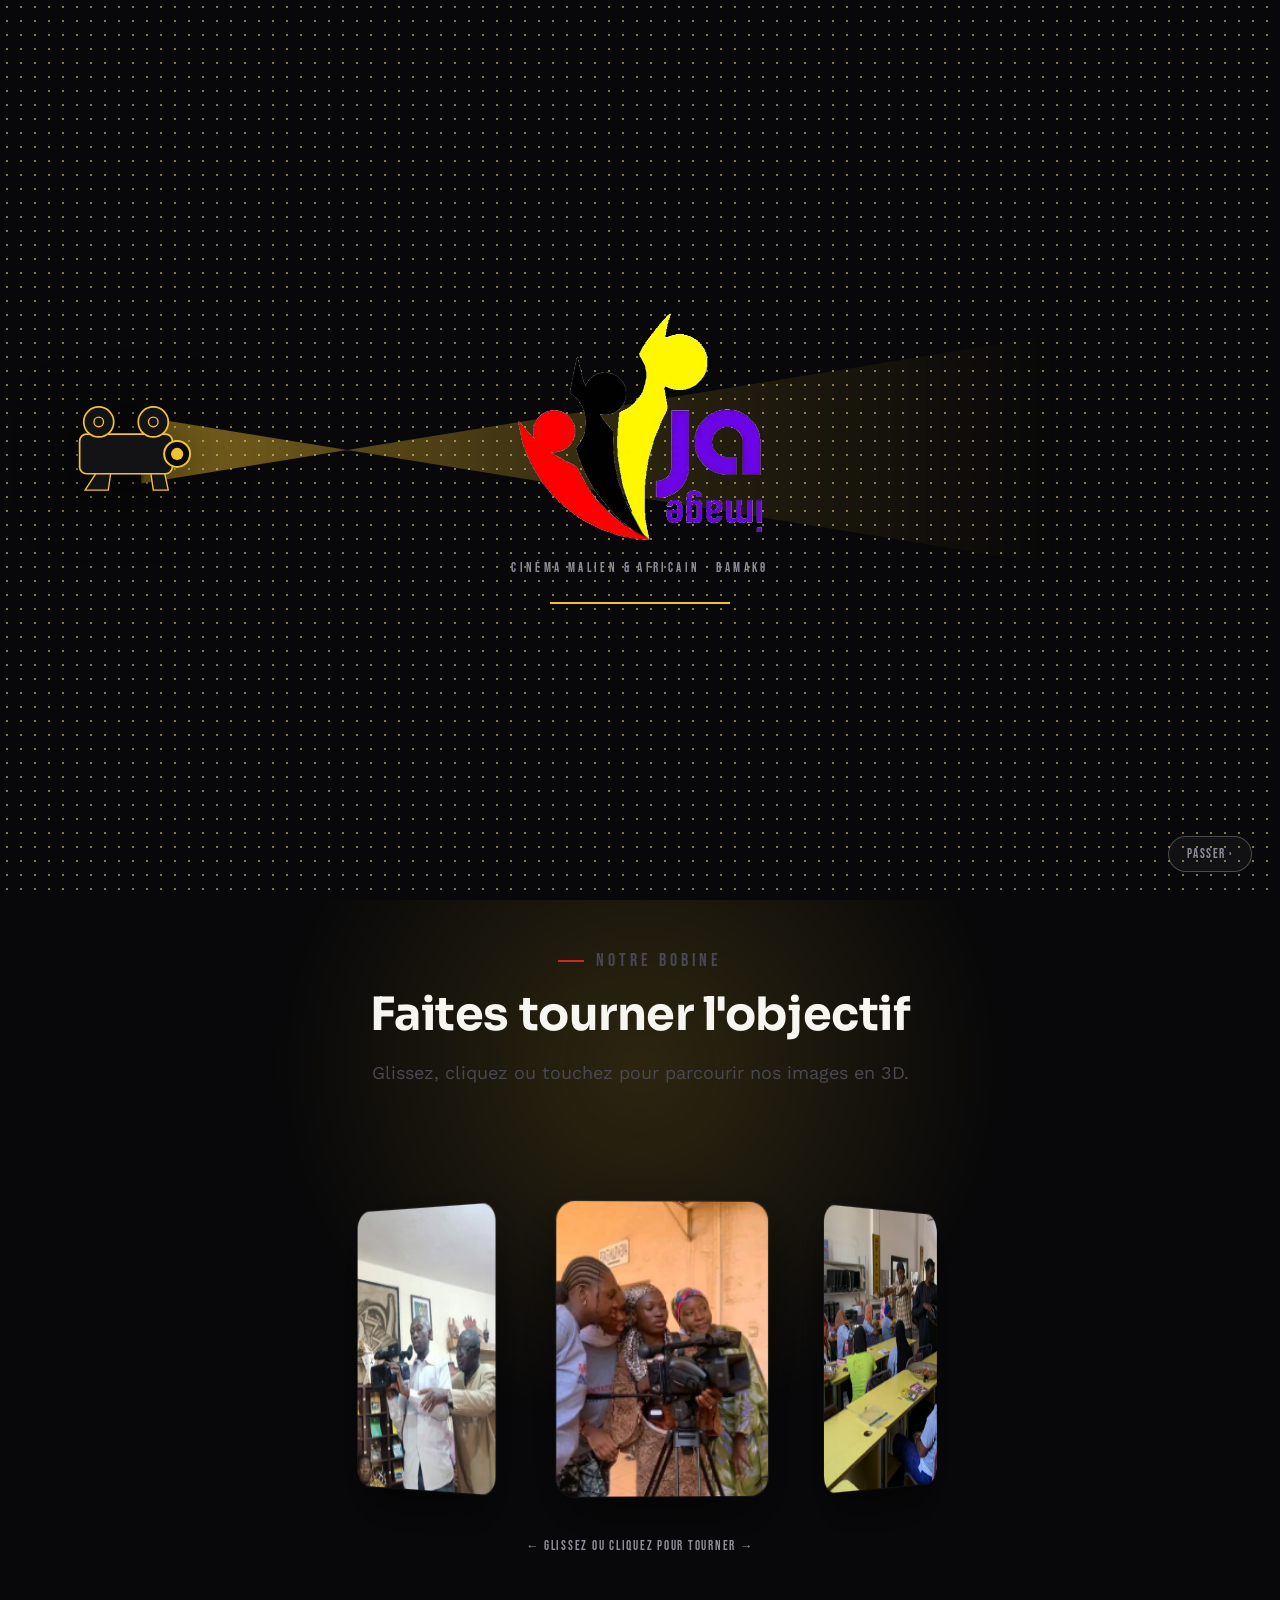
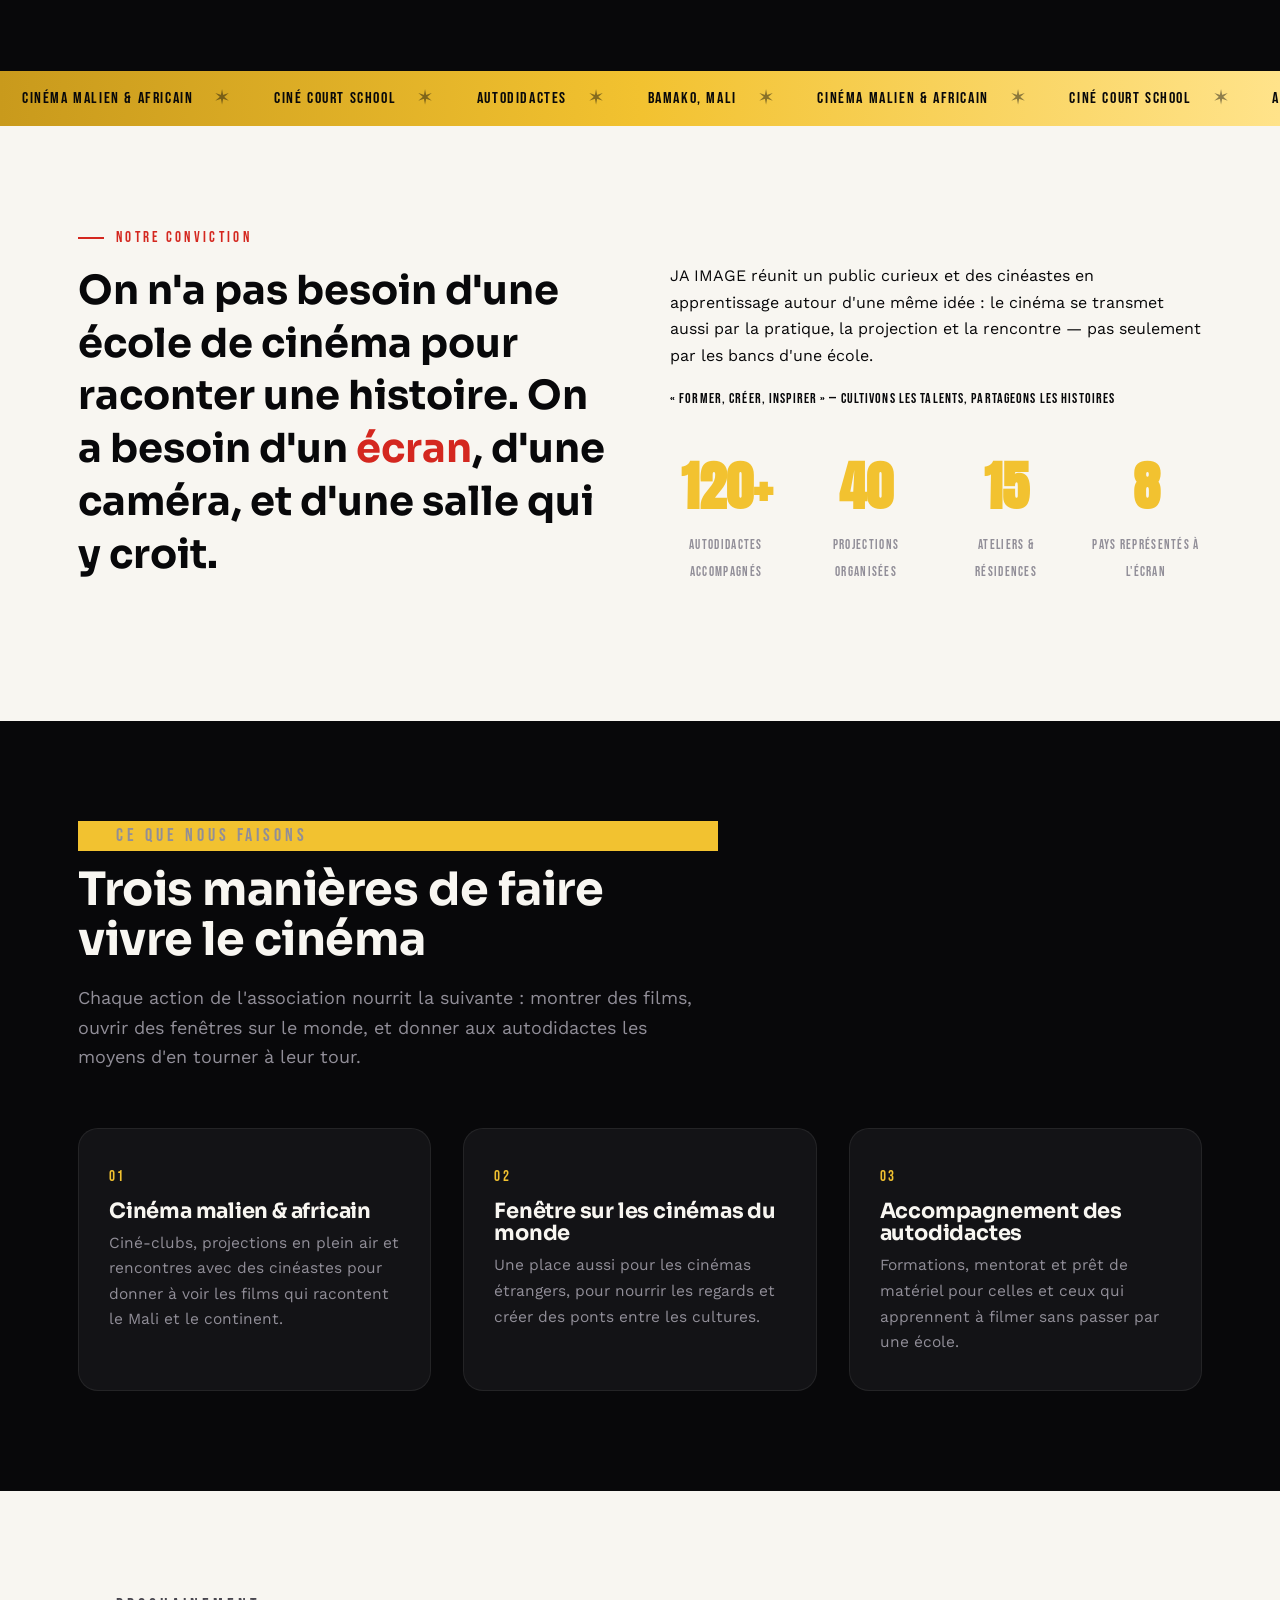
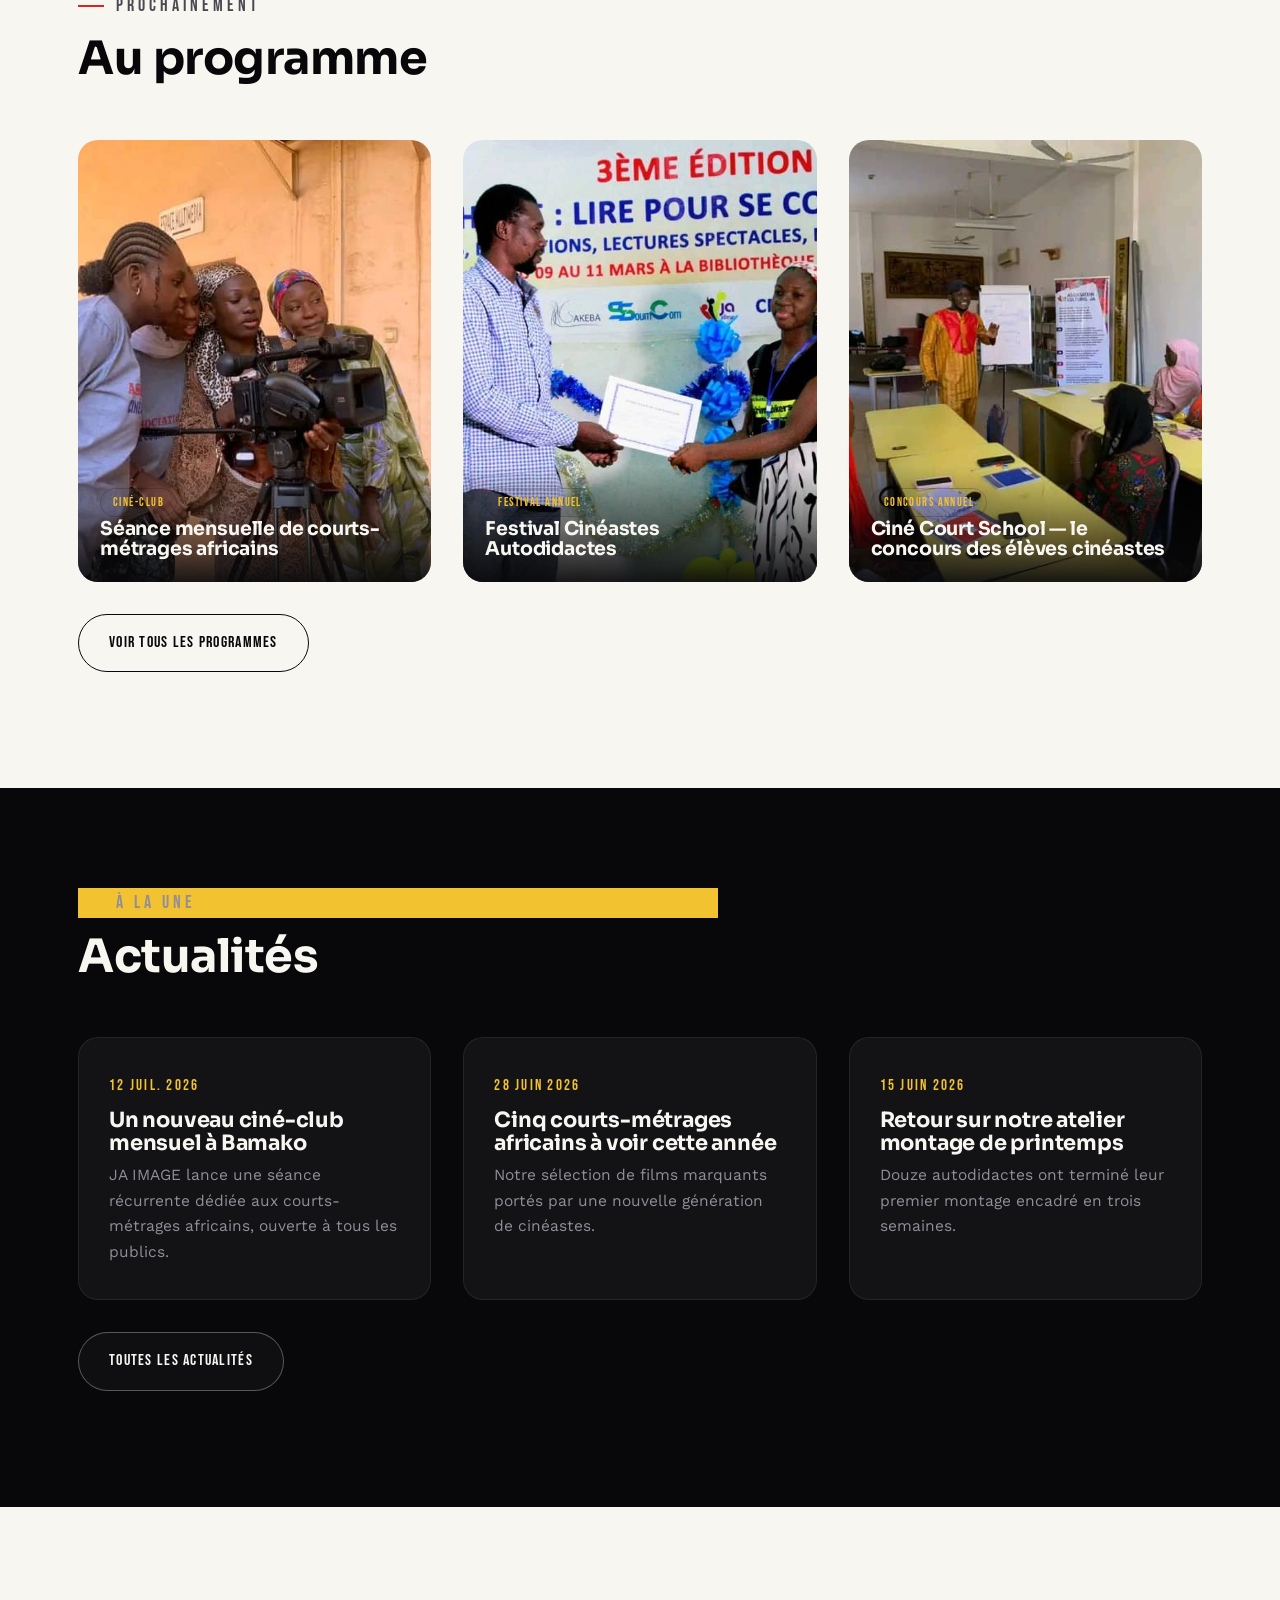
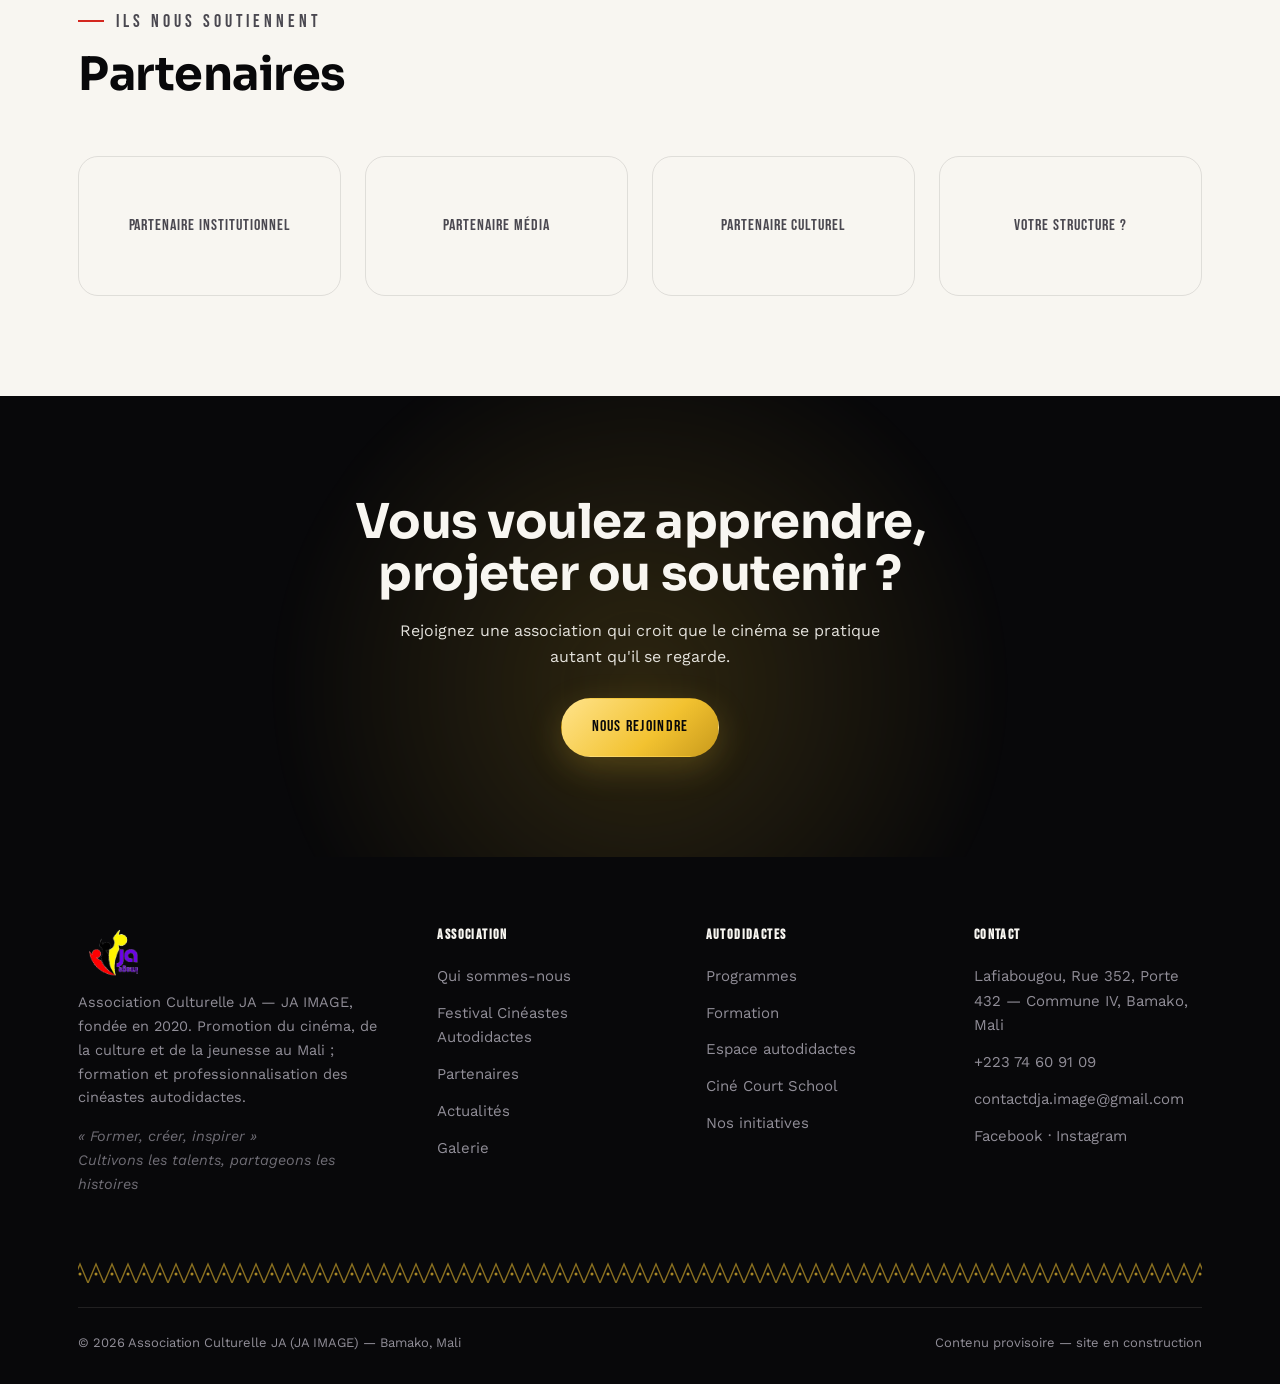
<file: index.html>
<!DOCTYPE html>
<html lang="fr">
<head>
<meta charset="UTF-8">
<meta name="viewport" content="width=device-width, initial-scale=1.0">
<title>Accueil — JA IMAGE</title>
<meta name="description" content="JA IMAGE, association de promotion du cinéma africain et international, et d'accompagnement des cinéastes autodidactes à Bamako.">
<link rel="icon" href="assets/logo.png">
<link rel="preconnect" href="https://fonts.googleapis.com">
<link rel="preconnect" href="https://fonts.gstatic.com" crossorigin>
<link href="https://fonts.googleapis.com/css2?family=Anton&family=Bebas+Neue&family=Sora:wght@600;700;800&family=Work+Sans:wght@400;500;600&display=swap" rel="stylesheet">
<link rel="stylesheet" href="css/style.css?v=1784120706">
</head>
<body>
<div class="intro">
  <div class="intro__flicker"></div>
  <div class="intro__grain"></div>
  <div class="intro__rig"><svg viewBox="0 0 220 150" xmlns="http://www.w3.org/2000/svg">
  <path d="M50 140 L68 112 L88 112 L84 140 Z" fill="var(--noir-2)" stroke="var(--or)" stroke-width="2"/>
  <path d="M150 140 L146 112 L166 112 L172 140 Z" fill="var(--noir-2)" stroke="var(--or)" stroke-width="2"/>
  <rect x="42" y="58" width="136" height="58" rx="10" fill="var(--noir-2)" stroke="var(--or)" stroke-width="2.5"/>
  <g class="reel-top"><circle cx="70" cy="40" r="22" fill="var(--noir-2)" stroke="var(--or)" stroke-width="2.5"/><circle cx="70" cy="40" r="7" fill="none" stroke="var(--or)" stroke-width="2"/></g>
  <g class="reel-top2"><circle cx="150" cy="40" r="22" fill="var(--noir-2)" stroke="var(--or)" stroke-width="2.5"/><circle cx="150" cy="40" r="7" fill="none" stroke="var(--or)" stroke-width="2"/></g>
  <g class="lens-glow"><circle cx="185" cy="87" r="19" fill="var(--noir)" stroke="var(--or)" stroke-width="3"/><circle cx="185" cy="87" r="9" fill="var(--or)"/></g>
</svg></div>
  <div class="intro__beam"></div>
  <div class="intro__dust"></div>
  <div class="intro__content">
    <div class="intro__stage">
      <div class="intro__flash"></div>
      <img class="piece piece--black" src="assets/fig_black.png" alt="">
      <img class="piece piece--red" src="assets/fig_red.png" alt="">
      <img class="piece piece--yellow" src="assets/fig_yellow.png" alt="">
      <img class="piece piece--purple" src="assets/fig_purple.png" alt="JA IMAGE">
    </div>
    <div class="intro__tagline">Cinéma malien &amp; africain · Bamako</div>
    <div class="intro__bar"></div>
  </div>
  <button class="intro__skip">Passer ›</button>
</div>
<header class="site-header">
  <div class="container">
    <a href="index.html" class="brand">
      <img src="assets/logo.png" alt="JA IMAGE">
      <span>ja <em>image</em></span>
    </a>
    <nav class="nav-list">
        <a href="index.html" class="active">Accueil</a>
        <a href="association.html">Association</a>
        <a href="programmes.html">Programmes</a>
        <a href="festival.html" class="flagship">Festival</a>
        <a href="concours.html" class="flagship">Ciné Court School</a>
        <a href="actualites.html">Actualités</a>
        <a href="contact.html" class="nav-cta">Nous rejoindre</a>
    </nav>
    <button class="nav-toggle" aria-label="Menu">☰</button>
  </div>
</header>

<section class="hero">
  <div class="hero__bg" style="background:linear-gradient(180deg, rgba(12,12,16,.35) 0%, rgba(12,12,16,.55) 55%, #0c0c10 100%), url('assets/photos/group_library.jpg') center/cover no-repeat;"></div>
  <div class="container hero__inner">
    <p class="eyebrow">Association JA IMAGE — Cinéma malien &amp; africain, Bamako</p>
    <h1><span class="word" style="animation-delay:.5s">L'ÉCRAN</span> <span class="word" style="animation-delay:.62s">COMME</span> <span class="word" style="animation-delay:.74s"><em>ÉCOLE</em></span></h1>
    <p class="lead">Des griots d'hier aux courts-métrages d'aujourd'hui : JA IMAGE fait vivre le cinéma malien et africain à Bamako, et accompagne les cinéastes autodidactes qui apprennent à cadrer, raconter et monter par eux-mêmes.</p>
    <div class="btn-row">
      <a href="programmes.html" class="btn btn--primary">Découvrir nos programmes</a>
      <a href="contact.html" class="btn btn--outline">Rejoindre l'association</a>
    </div>
  </div>
</section>

<section class="wheel-section reveal">
  <div class="mesh-glow"></div>
  <div class="container">
    <div class="section-head">
      <p class="eyebrow">Notre bobine</p>
      <h2>Faites tourner l'objectif</h2>
      <p>Glissez, cliquez ou touchez pour parcourir nos images en 3D.</p>
    </div>
    <div class="wheel3d">
      <div class="wheel3d__stage">
        <div class="wheel3d__ring" id="wheel3d-ring"><div class="wheel3d__item" style="--angle:0.0deg"><img src="assets/photos/camera_training.jpg" alt="" draggable="false"></div><div class="wheel3d__item" style="--angle:45.0deg"><img src="assets/photos/classroom_camop.jpg" alt="" draggable="false"></div><div class="wheel3d__item" style="--angle:90.0deg"><img src="assets/photos/outdoor_filming.jpg" alt="" draggable="false"></div><div class="wheel3d__item" style="--angle:135.0deg"><img src="assets/photos/students_qa.jpg" alt="" draggable="false"></div><div class="wheel3d__item" style="--angle:180.0deg"><img src="assets/photos/hilltop_camera.jpg" alt="" draggable="false"></div><div class="wheel3d__item" style="--angle:225.0deg"><img src="assets/photos/speaker_mic.jpg" alt="" draggable="false"></div><div class="wheel3d__item" style="--angle:270.0deg"><img src="assets/photos/classroom_wide1.jpg" alt="" draggable="false"></div><div class="wheel3d__item" style="--angle:315.0deg"><img src="assets/photos/camera_mentorship.jpg" alt="" draggable="false"></div></div>
      </div>
    </div>
    <p class="wheel3d__hint">← glissez ou cliquez pour tourner →</p>
  </div>
</section>

<div class="marquee">
  <div class="marquee__track">
    <span>Cinéma malien &amp; africain <b style='opacity:.45'>✶</b></span><span>Ciné Court School <b style='opacity:.45'>✶</b></span><span>Autodidactes <b style='opacity:.45'>✶</b></span><span>Bamako, Mali <b style='opacity:.45'>✶</b></span><span>Cinéma malien &amp; africain <b style='opacity:.45'>✶</b></span><span>Ciné Court School <b style='opacity:.45'>✶</b></span><span>Autodidactes <b style='opacity:.45'>✶</b></span><span>Bamako, Mali <b style='opacity:.45'>✶</b></span>
  </div>
</div>

<section class="reveal">
  <div class="container two-col">
    <div>
      <p class="eyebrow">Notre conviction</p>
      <p class="manifesto">On n'a pas besoin d'une école de cinéma pour raconter une histoire. On a besoin d'un <span class="accent">écran</span>, d'une caméra, et d'une salle qui y croit.</p>
    </div>
    <div>
      <p>JA IMAGE réunit un public curieux et des cinéastes en apprentissage autour d'une même idée : le cinéma se transmet aussi par la pratique, la projection et la rencontre — pas seulement par les bancs d'une école.</p>
      <p style="font-family:var(--label);letter-spacing:.08em;text-transform:uppercase;font-size:14px;color:var(--rouge-rideau);margin-top:18px;">« Former, créer, inspirer » — Cultivons les talents, partageons les histoires</p>
      <div class="stats" style="margin-top:32px;">
        <div class="stat"><b data-count="120" data-suffix="+">0</b><span>Autodidactes accompagnés</span></div>
        <div class="stat"><b data-count="40">0</b><span>Projections organisées</span></div>
        <div class="stat"><b data-count="15">0</b><span>Ateliers &amp; résidences</span></div>
        <div class="stat"><b data-count="8">0</b><span>Pays représentés à l'écran</span></div>
      </div>
    </div>
  </div>
</section>

<section class="section--dark reveal">
  <div class="container">
    <div class="section-head">
      <p class="eyebrow">Ce que nous faisons</p>
      <h2>Trois manières de faire vivre le cinéma</h2>
      <p>Chaque action de l'association nourrit la suivante : montrer des films, ouvrir des fenêtres sur le monde, et donner aux autodidactes les moyens d'en tourner à leur tour.</p>
    </div>
    <div class="grid grid--3">
      <div class="card"><span class="num">01</span><h3>Cinéma malien &amp; africain</h3><p>Ciné-clubs, projections en plein air et rencontres avec des cinéastes pour donner à voir les films qui racontent le Mali et le continent.</p></div>
      <div class="card"><span class="num">02</span><h3>Fenêtre sur les cinémas du monde</h3><p>Une place aussi pour les cinémas étrangers, pour nourrir les regards et créer des ponts entre les cultures.</p></div>
      <div class="card"><span class="num">03</span><h3>Accompagnement des autodidactes</h3><p>Formations, mentorat et prêt de matériel pour celles et ceux qui apprennent à filmer sans passer par une école.</p></div>
    </div>
  </div>
</section>

<section class="reveal">
  <div class="container">
    <div class="section-head">
      <p class="eyebrow">Prochainement</p>
      <h2>Au programme</h2>
    </div>
    <div class="grid grid--3">
      <div>
        <div class="imgcard"><img src="assets/photos/camera_training.jpg" alt="Tournage"><div class="imgcard__label"><span class="tag">Ciné-club</span><h3>Séance mensuelle de courts-métrages africains</h3></div></div>
      </div>
      <div>
        <a href="festival.html"><div class="imgcard"><img src="assets/photos/certificate_ceremony.jpg" alt="Festival Cinéastes Autodidactes"><div class="imgcard__label"><span class="tag">Festival annuel</span><h3>Festival Cinéastes Autodidactes</h3></div></div></a>
      </div>
      <div>
        <a href="concours.html"><div class="imgcard"><img src="assets/photos/classroom_banner.jpg" alt="Ciné Court School"><div class="imgcard__label"><span class="tag">Concours annuel</span><h3>Ciné Court School — le concours des élèves cinéastes</h3></div></div></a>
      </div>
    </div>
    <p style="margin-top:32px;"><a href="programmes.html" class="btn btn--outline">Voir tous les programmes</a></p>
  </div>
</section>

<section class="section--dark reveal">
  <div class="container">
    <div class="section-head">
      <p class="eyebrow">À la une</p>
      <h2>Actualités</h2>
    </div>
    <div class="grid grid--3">
      <div class="card"><span class="num">12 juil. 2026</span><h3>Un nouveau ciné-club mensuel à Bamako</h3><p>JA IMAGE lance une séance récurrente dédiée aux courts-métrages africains, ouverte à tous les publics.</p></div>
      <div class="card"><span class="num">28 juin 2026</span><h3>Cinq courts-métrages africains à voir cette année</h3><p>Notre sélection de films marquants portés par une nouvelle génération de cinéastes.</p></div>
      <div class="card"><span class="num">15 juin 2026</span><h3>Retour sur notre atelier montage de printemps</h3><p>Douze autodidactes ont terminé leur premier montage encadré en trois semaines.</p></div>
    </div>
    <p style="margin-top:32px;"><a href="actualites.html" class="btn btn--outline">Toutes les actualités</a></p>
  </div>
</section>

<section class="reveal">
  <div class="container">
    <div class="section-head">
      <p class="eyebrow">Ils nous soutiennent</p>
      <h2>Partenaires</h2>
    </div>
    <div class="partners-grid">
      <div class="partner-card">Partenaire institutionnel</div>
      <div class="partner-card">Partenaire média</div>
      <div class="partner-card">Partenaire culturel</div>
      <div class="partner-card">Votre structure ?</div>
    </div>
  </div>
</section>

<section class="cta-band reveal">
  <div class="mesh-glow"></div>
  <div class="container">
    <h2>Vous voulez apprendre, projeter ou soutenir ?</h2>
    <p style="max-width:50ch;margin:0 auto 28px;opacity:.9;">Rejoignez une association qui croit que le cinéma se pratique autant qu'il se regarde.</p>
    <a href="contact.html" class="btn btn--primary">Nous rejoindre</a>
  </div>
</section>

<footer class="site-footer">
  <div class="container">
    <div class="footer-grid">
      <div class="footer-brand">
        <img src="assets/logo.png" alt="JA IMAGE">
        <p>Association Culturelle JA — JA IMAGE, fondée en 2020. Promotion du cinéma, de la culture et de la jeunesse au Mali ; formation et professionnalisation des cinéastes autodidactes.</p>
        <p style="font-style:italic;opacity:.75;margin-top:10px;">« Former, créer, inspirer »<br>Cultivons les talents, partageons les histoires</p>
      </div>
      <div>
        <h4>Association</h4>
        <a href="association.html">Qui sommes-nous</a>
        <a href="festival.html">Festival Cinéastes Autodidactes</a>
        <a href="partenaires.html">Partenaires</a>
        <a href="actualites.html">Actualités</a>
        <a href="galerie.html">Galerie</a>
      </div>
      <div>
        <h4>Autodidactes</h4>
        <a href="programmes.html">Programmes</a>
        <a href="formation.html">Formation</a>
        <a href="ressources.html">Espace autodidactes</a>
        <a href="concours.html">Ciné Court School</a>
        <a href="initiatives.html">Nos initiatives</a>
      </div>
      <div>
        <h4>Contact</h4>
        <a href="contact.html">Lafiabougou, Rue 352, Porte 432 — Commune IV, Bamako, Mali</a>
        <a href="tel:+22374609109">+223 74 60 91 09</a>
        <a href="mailto:contactdja.image@gmail.com">contactdja.image@gmail.com</a>
        <a href="#">Facebook · Instagram</a>
      </div>
    </div>
    <div class="bogolan-band" style="margin-bottom:24px;"></div>
    <div class="footer-bottom">
      <span>© <span class="year"></span> Association Culturelle JA (JA IMAGE) — Bamako, Mali</span>
      <span>Contenu provisoire — site en construction</span>
    </div>
  </div>
</footer>
<script src="js/main.js?v=1784120706"></script>
</body>
</html>
</file>
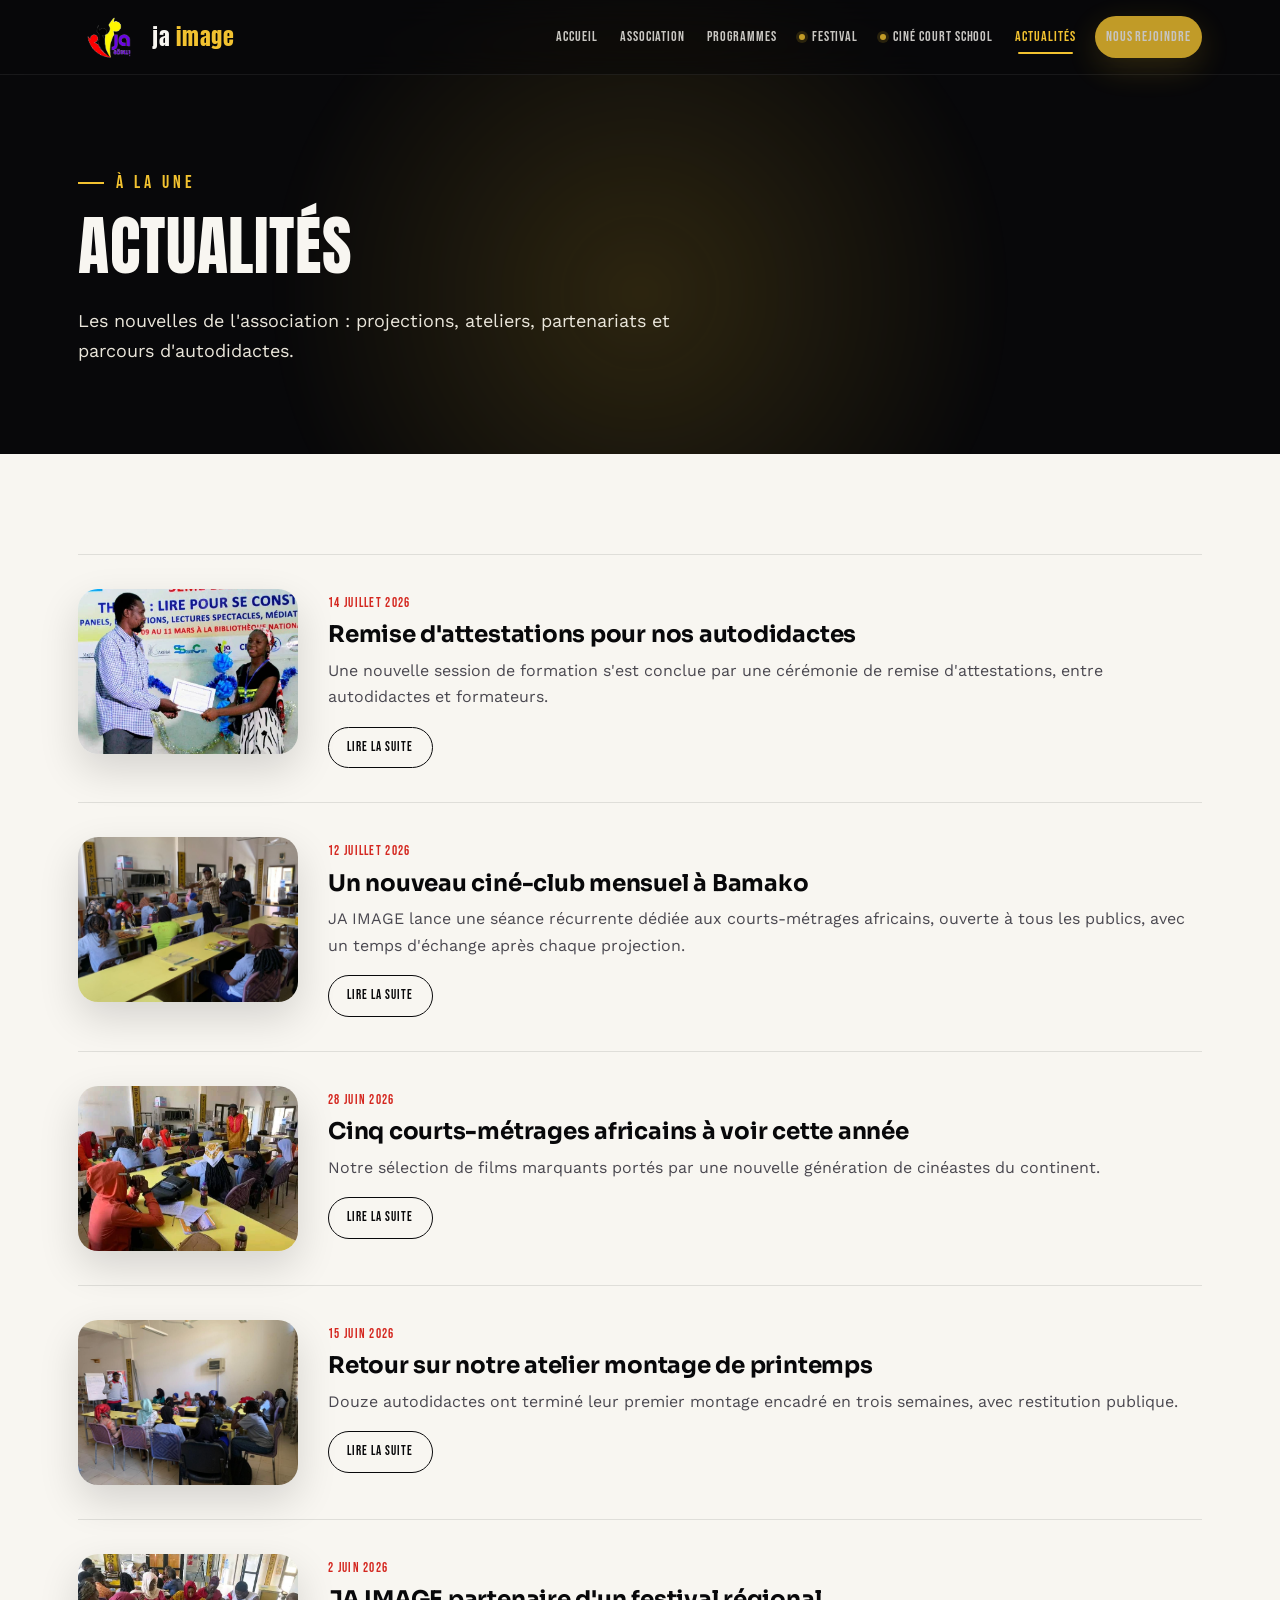
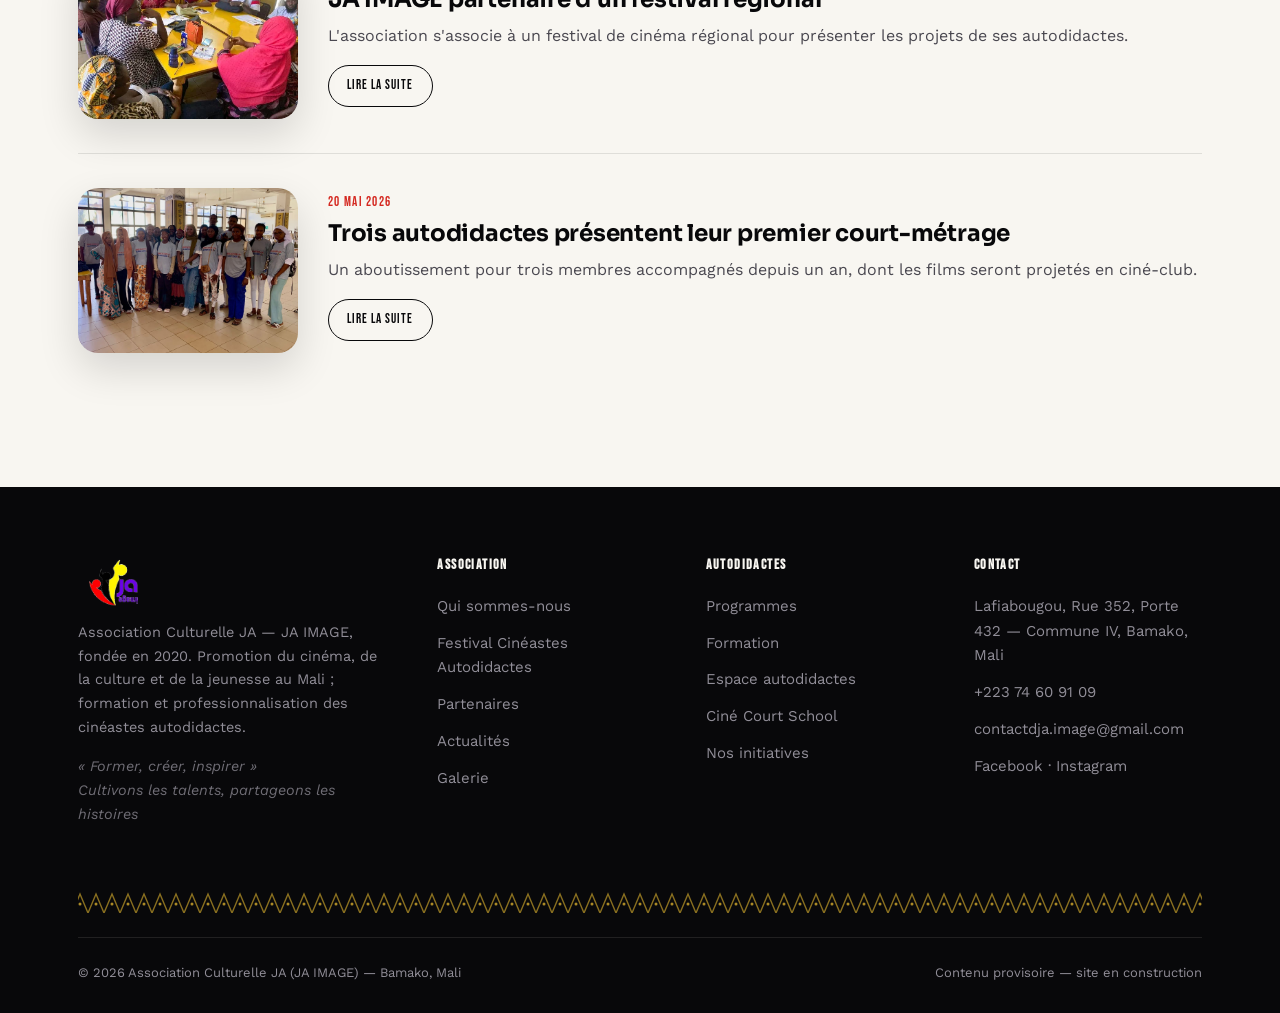
<file: actualites.html>
<!DOCTYPE html>
<html lang="fr">
<head>
<meta charset="UTF-8">
<meta name="viewport" content="width=device-width, initial-scale=1.0">
<title>Actualités — JA IMAGE</title>
<meta name="description" content="Actualités de l'association JA IMAGE : projections, ateliers, partenariats et réussites d'autodidactes.">
<link rel="icon" href="assets/logo.png">
<link rel="preconnect" href="https://fonts.googleapis.com">
<link rel="preconnect" href="https://fonts.gstatic.com" crossorigin>
<link href="https://fonts.googleapis.com/css2?family=Anton&family=Bebas+Neue&family=Sora:wght@600;700;800&family=Work+Sans:wght@400;500;600&display=swap" rel="stylesheet">
<link rel="stylesheet" href="css/style.css?v=1784120706">
</head>
<body>

<header class="site-header">
  <div class="container">
    <a href="index.html" class="brand">
      <img src="assets/logo.png" alt="JA IMAGE">
      <span>ja <em>image</em></span>
    </a>
    <nav class="nav-list">
        <a href="index.html">Accueil</a>
        <a href="association.html">Association</a>
        <a href="programmes.html">Programmes</a>
        <a href="festival.html" class="flagship">Festival</a>
        <a href="concours.html" class="flagship">Ciné Court School</a>
        <a href="actualites.html" class="active">Actualités</a>
        <a href="contact.html" class="nav-cta">Nous rejoindre</a>
    </nav>
    <button class="nav-toggle" aria-label="Menu">☰</button>
  </div>
</header>

<section class="pagehero">
  <div class="mesh-glow"></div>
  <div class="container">
    <p class="eyebrow">À la une</p>
    <h1>ACTUALITÉS</h1>
    <p>Les nouvelles de l'association : projections, ateliers, partenariats et parcours d'autodidactes.</p>
  </div>
</section>

<section class="reveal">
  <div class="container">
    
    <div class="article">
      <img src="assets/photos/certificate_ceremony.jpg" alt="Remise d'attestations pour nos autodidactes">
      <div>
        <span class="date">14 juillet 2026</span>
        <h3>Remise d'attestations pour nos autodidactes</h3>
        <p>Une nouvelle session de formation s'est conclue par une cérémonie de remise d'attestations, entre autodidactes et formateurs.</p>
        <a href="#" class="btn btn--outline" style="padding:9px 18px;font-size:13px;">Lire la suite</a>
      </div>
    </div>

    <div class="article">
      <img src="assets/photos/classroom_camop.jpg" alt="Un nouveau ciné-club mensuel à Bamako">
      <div>
        <span class="date">12 juillet 2026</span>
        <h3>Un nouveau ciné-club mensuel à Bamako</h3>
        <p>JA IMAGE lance une séance récurrente dédiée aux courts-métrages africains, ouverte à tous les publics, avec un temps d'échange après chaque projection.</p>
        <a href="#" class="btn btn--outline" style="padding:9px 18px;font-size:13px;">Lire la suite</a>
      </div>
    </div>

    <div class="article">
      <img src="assets/photos/classroom_boubou2.jpg" alt="Cinq courts-métrages africains à voir cette année">
      <div>
        <span class="date">28 juin 2026</span>
        <h3>Cinq courts-métrages africains à voir cette année</h3>
        <p>Notre sélection de films marquants portés par une nouvelle génération de cinéastes du continent.</p>
        <a href="#" class="btn btn--outline" style="padding:9px 18px;font-size:13px;">Lire la suite</a>
      </div>
    </div>

    <div class="article">
      <img src="assets/photos/classroom_flipchart.jpg" alt="Retour sur notre atelier montage de printemps">
      <div>
        <span class="date">15 juin 2026</span>
        <h3>Retour sur notre atelier montage de printemps</h3>
        <p>Douze autodidactes ont terminé leur premier montage encadré en trois semaines, avec restitution publique.</p>
        <a href="#" class="btn btn--outline" style="padding:9px 18px;font-size:13px;">Lire la suite</a>
      </div>
    </div>

    <div class="article">
      <img src="assets/photos/adults_table.jpg" alt="JA IMAGE partenaire d'un festival régional">
      <div>
        <span class="date">2 juin 2026</span>
        <h3>JA IMAGE partenaire d'un festival régional</h3>
        <p>L'association s'associe à un festival de cinéma régional pour présenter les projets de ses autodidactes.</p>
        <a href="#" class="btn btn--outline" style="padding:9px 18px;font-size:13px;">Lire la suite</a>
      </div>
    </div>

    <div class="article">
      <img src="assets/photos/group_library.jpg" alt="Trois autodidactes présentent leur premier court-métrage">
      <div>
        <span class="date">20 mai 2026</span>
        <h3>Trois autodidactes présentent leur premier court-métrage</h3>
        <p>Un aboutissement pour trois membres accompagnés depuis un an, dont les films seront projetés en ciné-club.</p>
        <a href="#" class="btn btn--outline" style="padding:9px 18px;font-size:13px;">Lire la suite</a>
      </div>
    </div>
  </div>
</section>

<footer class="site-footer">
  <div class="container">
    <div class="footer-grid">
      <div class="footer-brand">
        <img src="assets/logo.png" alt="JA IMAGE">
        <p>Association Culturelle JA — JA IMAGE, fondée en 2020. Promotion du cinéma, de la culture et de la jeunesse au Mali ; formation et professionnalisation des cinéastes autodidactes.</p>
        <p style="font-style:italic;opacity:.75;margin-top:10px;">« Former, créer, inspirer »<br>Cultivons les talents, partageons les histoires</p>
      </div>
      <div>
        <h4>Association</h4>
        <a href="association.html">Qui sommes-nous</a>
        <a href="festival.html">Festival Cinéastes Autodidactes</a>
        <a href="partenaires.html">Partenaires</a>
        <a href="actualites.html">Actualités</a>
        <a href="galerie.html">Galerie</a>
      </div>
      <div>
        <h4>Autodidactes</h4>
        <a href="programmes.html">Programmes</a>
        <a href="formation.html">Formation</a>
        <a href="ressources.html">Espace autodidactes</a>
        <a href="concours.html">Ciné Court School</a>
        <a href="initiatives.html">Nos initiatives</a>
      </div>
      <div>
        <h4>Contact</h4>
        <a href="contact.html">Lafiabougou, Rue 352, Porte 432 — Commune IV, Bamako, Mali</a>
        <a href="tel:+22374609109">+223 74 60 91 09</a>
        <a href="mailto:contactdja.image@gmail.com">contactdja.image@gmail.com</a>
        <a href="#">Facebook · Instagram</a>
      </div>
    </div>
    <div class="bogolan-band" style="margin-bottom:24px;"></div>
    <div class="footer-bottom">
      <span>© <span class="year"></span> Association Culturelle JA (JA IMAGE) — Bamako, Mali</span>
      <span>Contenu provisoire — site en construction</span>
    </div>
  </div>
</footer>
<script src="js/main.js?v=1784120706"></script>
</body>
</html>
</file>
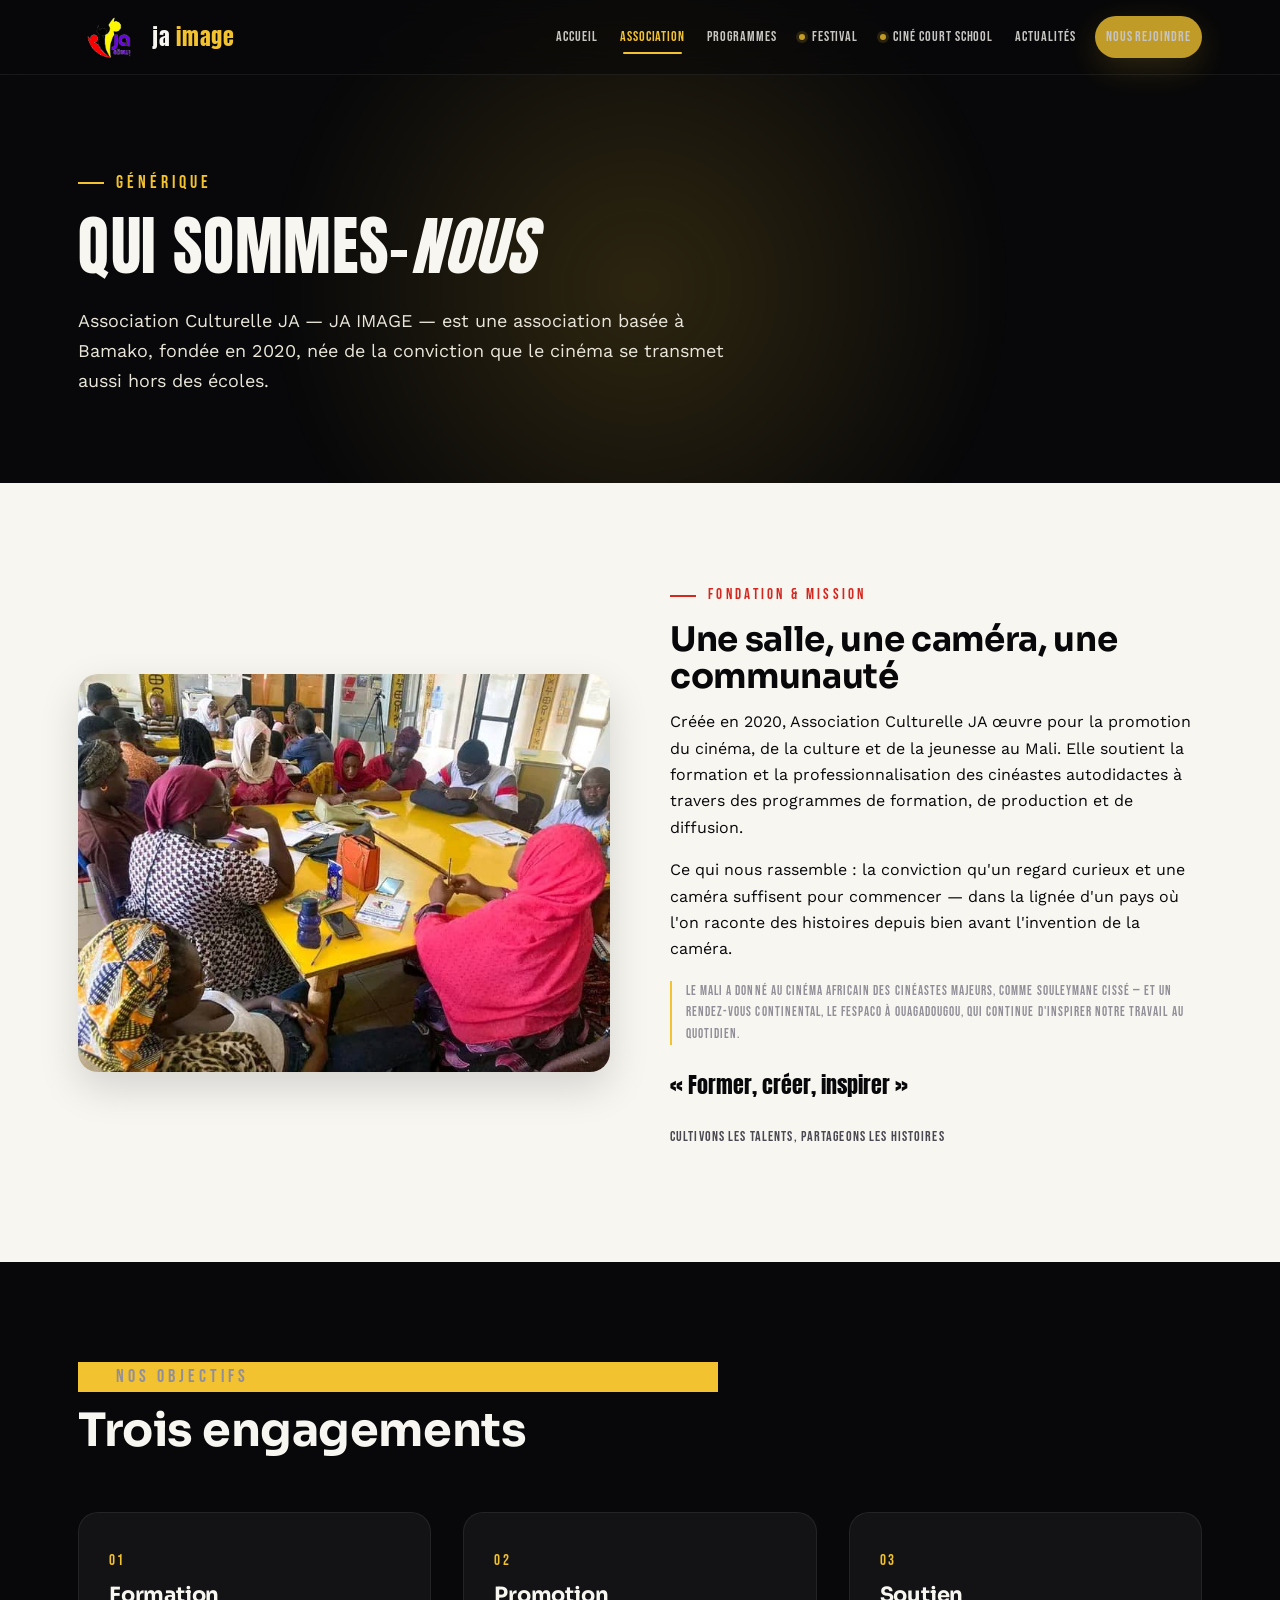
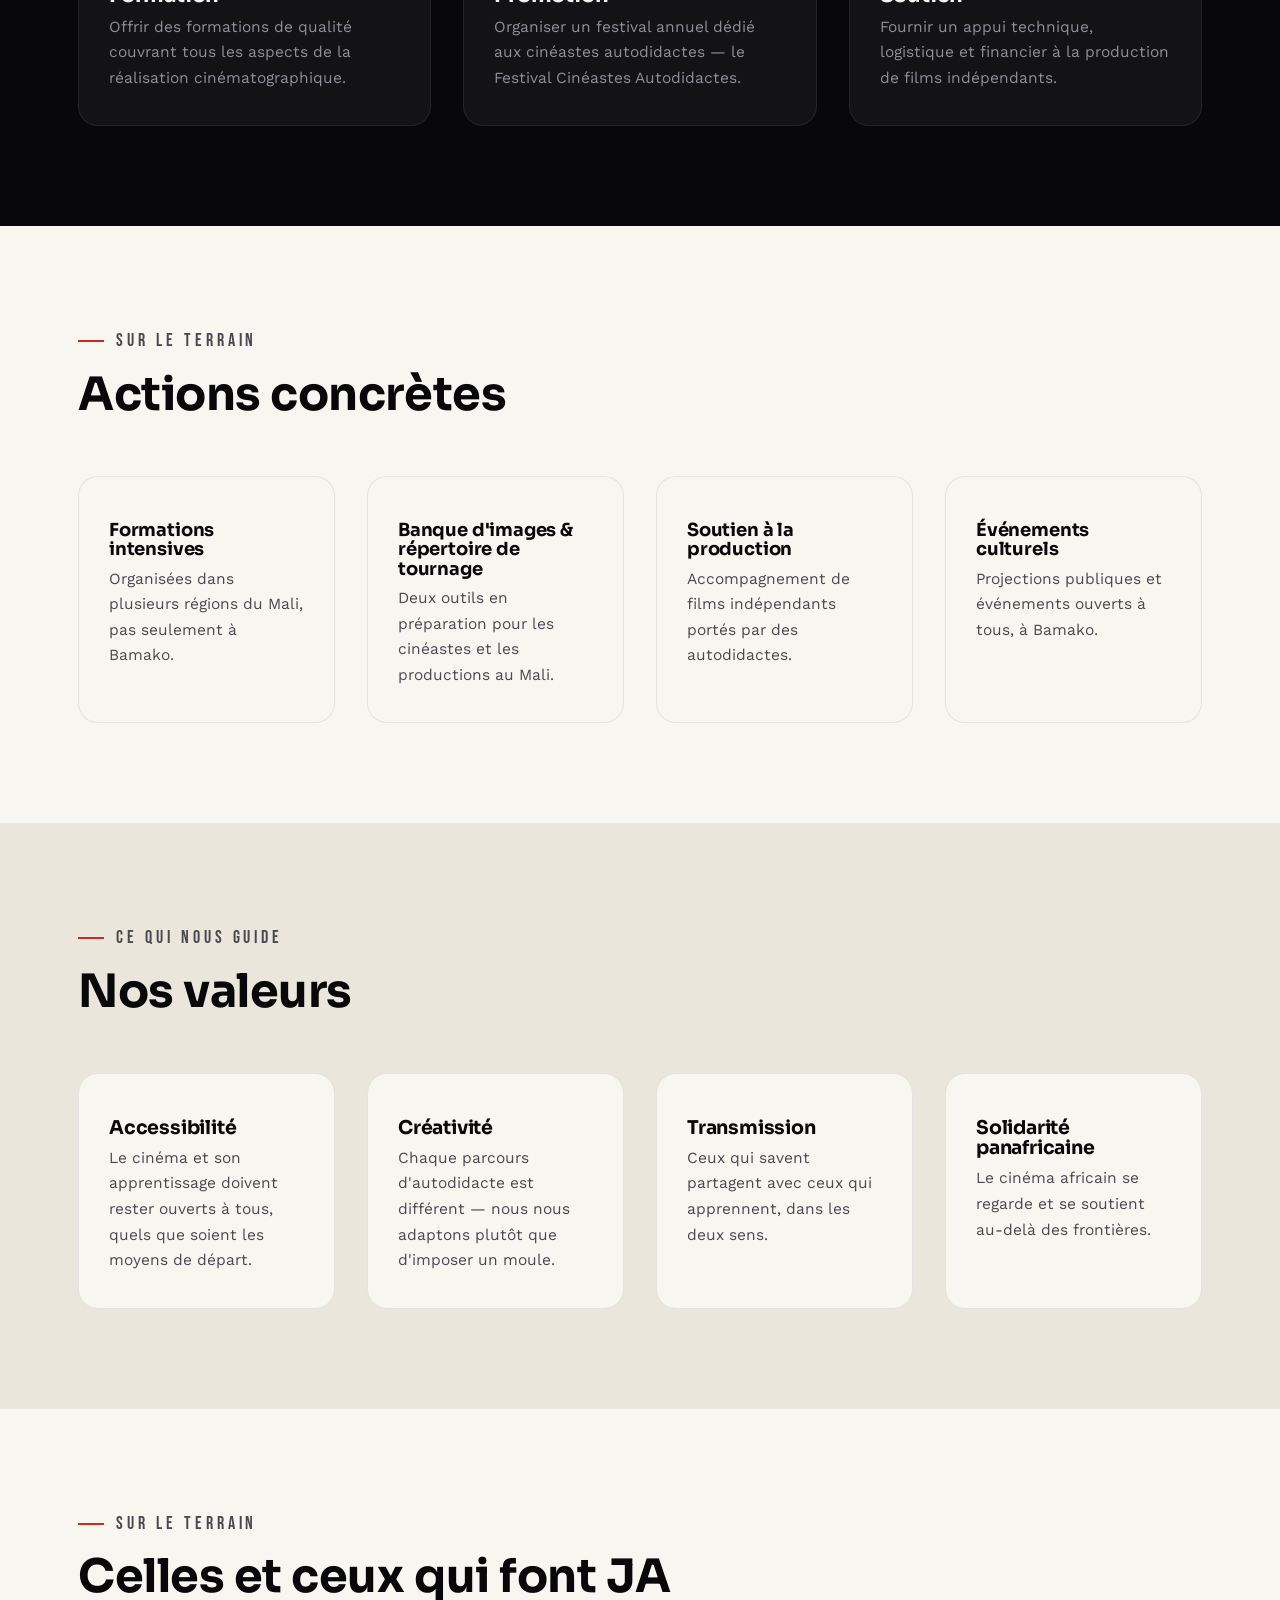
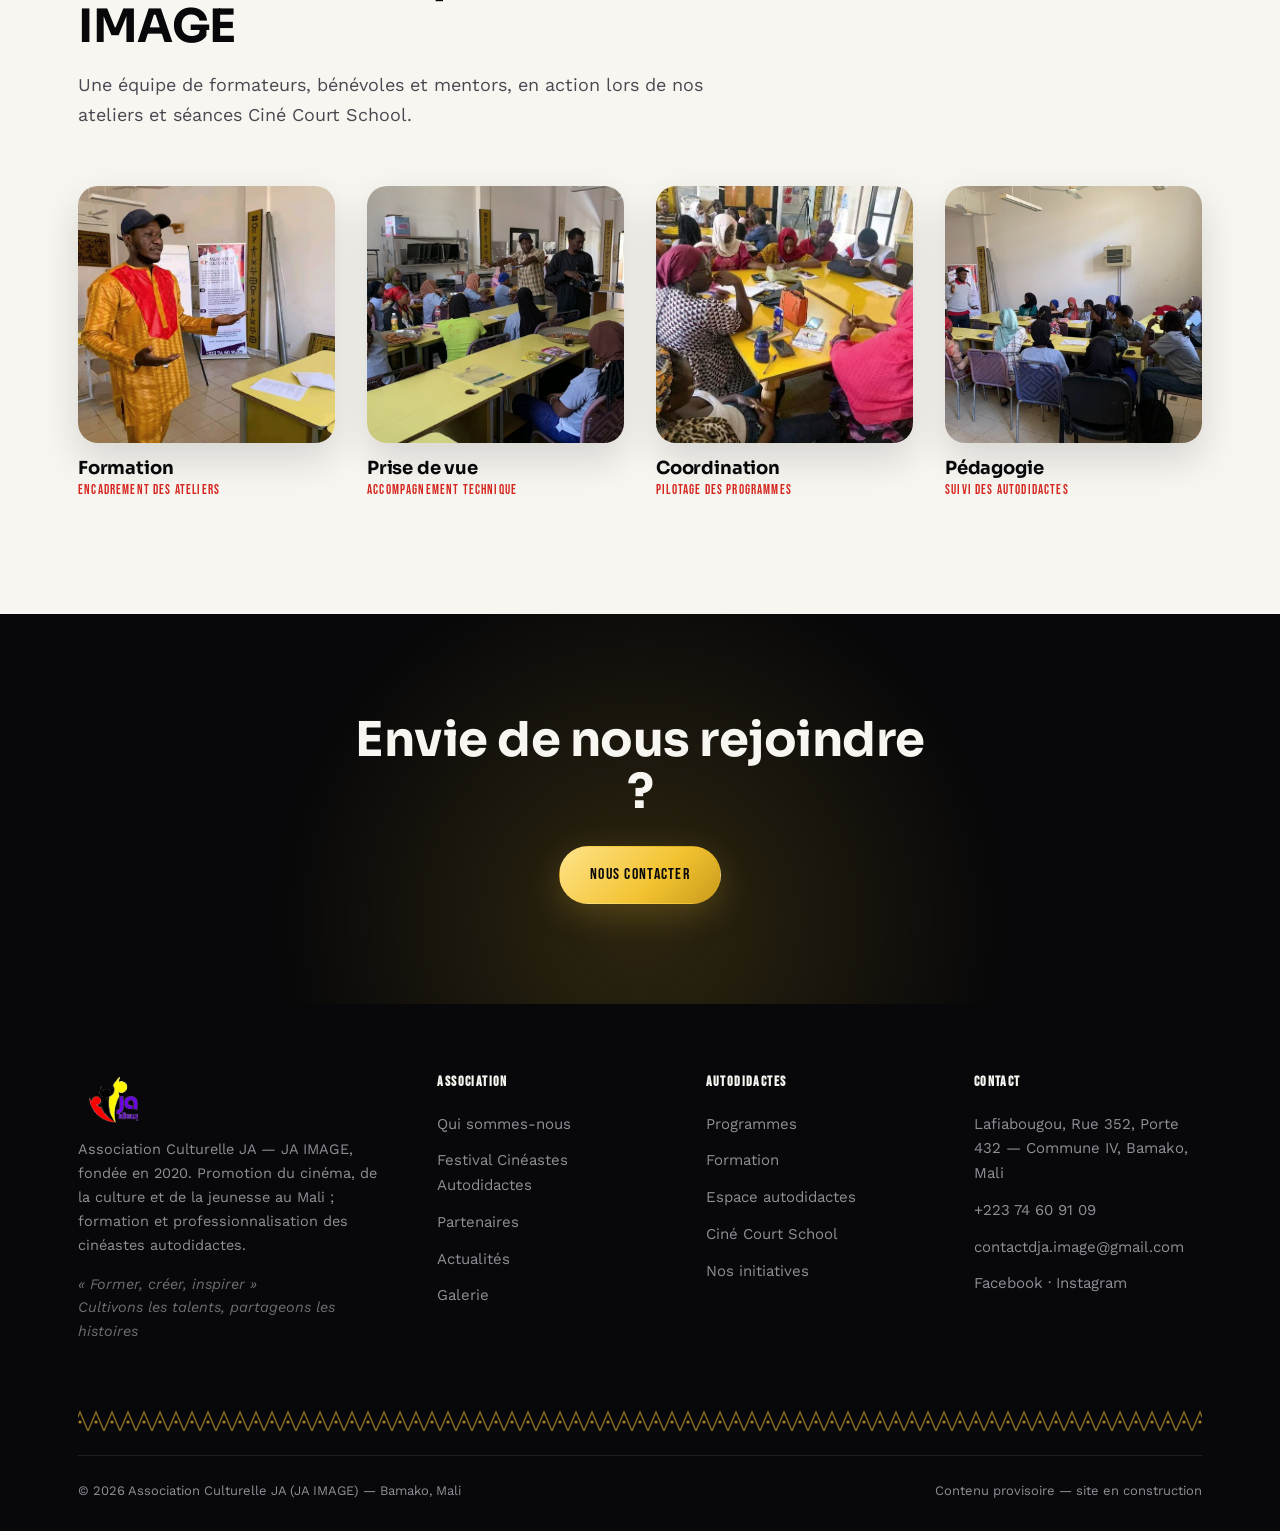
<file: association.html>
<!DOCTYPE html>
<html lang="fr">
<head>
<meta charset="UTF-8">
<meta name="viewport" content="width=device-width, initial-scale=1.0">
<title>Association — JA IMAGE</title>
<meta name="description" content="Association Culturelle JA (JA IMAGE) : histoire, mission, objectifs et équipe de l'association, fondée en 2020 à Bamako.">
<link rel="icon" href="assets/logo.png">
<link rel="preconnect" href="https://fonts.googleapis.com">
<link rel="preconnect" href="https://fonts.gstatic.com" crossorigin>
<link href="https://fonts.googleapis.com/css2?family=Anton&family=Bebas+Neue&family=Sora:wght@600;700;800&family=Work+Sans:wght@400;500;600&display=swap" rel="stylesheet">
<link rel="stylesheet" href="css/style.css?v=1784120706">
</head>
<body>

<header class="site-header">
  <div class="container">
    <a href="index.html" class="brand">
      <img src="assets/logo.png" alt="JA IMAGE">
      <span>ja <em>image</em></span>
    </a>
    <nav class="nav-list">
        <a href="index.html">Accueil</a>
        <a href="association.html" class="active">Association</a>
        <a href="programmes.html">Programmes</a>
        <a href="festival.html" class="flagship">Festival</a>
        <a href="concours.html" class="flagship">Ciné Court School</a>
        <a href="actualites.html">Actualités</a>
        <a href="contact.html" class="nav-cta">Nous rejoindre</a>
    </nav>
    <button class="nav-toggle" aria-label="Menu">☰</button>
  </div>
</header>

<section class="pagehero">
  <div class="mesh-glow"></div>
  <div class="container">
    <p class="eyebrow">Générique</p>
    <h1>QUI SOMMES-<em>NOUS</em></h1>
    <p>Association Culturelle JA — JA IMAGE — est une association basée à Bamako, fondée en 2020, née de la conviction que le cinéma se transmet aussi hors des écoles.</p>
  </div>
</section>

<section class="reveal">
  <div class="container two-col">
    <img src="assets/photos/adults_table.jpg" alt="Réunion de l'équipe JA IMAGE">
    <div>
      <p class="eyebrow">Fondation &amp; mission</p>
      <h2 style="font-size:34px;">Une salle, une caméra, une communauté</h2>
      <p>Créée en 2020, Association Culturelle JA œuvre pour la promotion du cinéma, de la culture et de la jeunesse au Mali. Elle soutient la formation et la professionnalisation des cinéastes autodidactes à travers des programmes de formation, de production et de diffusion.</p>
      <p>Ce qui nous rassemble : la conviction qu'un regard curieux et une caméra suffisent pour commencer — dans la lignée d'un pays où l'on raconte des histoires depuis bien avant l'invention de la caméra.</p>
      <p class="credit-line">Le Mali a donné au cinéma africain des cinéastes majeurs, comme Souleymane Cissé — et un rendez-vous continental, le FESPACO à Ouagadougou, qui continue d'inspirer notre travail au quotidien.</p>
      <p style="margin-top:22px;font-family:var(--display);font-size:22px;text-transform:none;color:var(--rouge-rideau);">« Former, créer, inspirer »</p>
      <p style="font-family:var(--label);letter-spacing:.08em;text-transform:uppercase;font-size:14px;color:var(--gris-fonce);">Cultivons les talents, partageons les histoires</p>
    </div>
  </div>
</section>

<section class="section--dark reveal">
  <div class="container">
    <div class="section-head">
      <p class="eyebrow">Nos objectifs</p>
      <h2>Trois engagements</h2>
    </div>
    <div class="grid grid--3">
      <div class="card"><span class="num">01</span><h3>Formation</h3><p>Offrir des formations de qualité couvrant tous les aspects de la réalisation cinématographique.</p></div>
      <div class="card"><span class="num">02</span><h3>Promotion</h3><p>Organiser un festival annuel dédié aux cinéastes autodidactes — le Festival Cinéastes Autodidactes.</p></div>
      <div class="card"><span class="num">03</span><h3>Soutien</h3><p>Fournir un appui technique, logistique et financier à la production de films indépendants.</p></div>
    </div>
  </div>
</section>

<section class="reveal">
  <div class="container">
    <div class="section-head">
      <p class="eyebrow">Sur le terrain</p>
      <h2>Actions concrètes</h2>
    </div>
    <div class="grid grid--4">
      <div class="card"><h3 style="font-size:18px;">Formations intensives</h3><p>Organisées dans plusieurs régions du Mali, pas seulement à Bamako.</p></div>
      <div class="card"><h3 style="font-size:18px;">Banque d'images &amp; répertoire de tournage</h3><p>Deux outils en préparation pour les cinéastes et les productions au Mali.</p></div>
      <div class="card"><h3 style="font-size:18px;">Soutien à la production</h3><p>Accompagnement de films indépendants portés par des autodidactes.</p></div>
      <div class="card"><h3 style="font-size:18px;">Événements culturels</h3><p>Projections publiques et événements ouverts à tous, à Bamako.</p></div>
    </div>
  </div>
</section>

<section class="section--tinted reveal">
  <div class="container">
    <div class="section-head">
      <p class="eyebrow">Ce qui nous guide</p>
      <h2>Nos valeurs</h2>
    </div>
    <div class="grid grid--4">
      <div class="card"><h3 style="font-size:19px;">Accessibilité</h3><p>Le cinéma et son apprentissage doivent rester ouverts à tous, quels que soient les moyens de départ.</p></div>
      <div class="card"><h3 style="font-size:19px;">Créativité</h3><p>Chaque parcours d'autodidacte est différent — nous nous adaptons plutôt que d'imposer un moule.</p></div>
      <div class="card"><h3 style="font-size:19px;">Transmission</h3><p>Ceux qui savent partagent avec ceux qui apprennent, dans les deux sens.</p></div>
      <div class="card"><h3 style="font-size:19px;">Solidarité panafricaine</h3><p>Le cinéma africain se regarde et se soutient au-delà des frontières.</p></div>
    </div>
  </div>
</section>

<section class="reveal">
  <div class="container">
    <div class="section-head">
      <p class="eyebrow">Sur le terrain</p>
      <h2>Celles et ceux qui font JA IMAGE</h2>
      <p>Une équipe de formateurs, bénévoles et mentors, en action lors de nos ateliers et séances Ciné Court School.</p>
    </div>
    <div class="grid grid--4">
      <div class="member"><div class="photo"><img src="assets/photos/portrait_boubou.jpg" alt="Formateur JA IMAGE en atelier"></div><h3>Formation</h3><p class="role">Encadrement des ateliers</p></div>
      <div class="member"><div class="photo"><img src="assets/photos/classroom_camop.jpg" alt="Prise de vue en atelier"></div><h3>Prise de vue</h3><p class="role">Accompagnement technique</p></div>
      <div class="member"><div class="photo"><img src="assets/photos/adults_table.jpg" alt="Réunion de l'équipe"></div><h3>Coordination</h3><p class="role">Pilotage des programmes</p></div>
      <div class="member"><div class="photo"><img src="assets/photos/classroom_flipchart.jpg" alt="Atelier pédagogique"></div><h3>Pédagogie</h3><p class="role">Suivi des autodidactes</p></div>
    </div>
  </div>
</section>

<section class="cta-band reveal">
  <div class="mesh-glow"></div>
  <div class="container">
    <h2>Envie de nous rejoindre ?</h2>
    <a href="contact.html" class="btn btn--primary" style="margin-top:10px;">Nous contacter</a>
  </div>
</section>

<footer class="site-footer">
  <div class="container">
    <div class="footer-grid">
      <div class="footer-brand">
        <img src="assets/logo.png" alt="JA IMAGE">
        <p>Association Culturelle JA — JA IMAGE, fondée en 2020. Promotion du cinéma, de la culture et de la jeunesse au Mali ; formation et professionnalisation des cinéastes autodidactes.</p>
        <p style="font-style:italic;opacity:.75;margin-top:10px;">« Former, créer, inspirer »<br>Cultivons les talents, partageons les histoires</p>
      </div>
      <div>
        <h4>Association</h4>
        <a href="association.html">Qui sommes-nous</a>
        <a href="festival.html">Festival Cinéastes Autodidactes</a>
        <a href="partenaires.html">Partenaires</a>
        <a href="actualites.html">Actualités</a>
        <a href="galerie.html">Galerie</a>
      </div>
      <div>
        <h4>Autodidactes</h4>
        <a href="programmes.html">Programmes</a>
        <a href="formation.html">Formation</a>
        <a href="ressources.html">Espace autodidactes</a>
        <a href="concours.html">Ciné Court School</a>
        <a href="initiatives.html">Nos initiatives</a>
      </div>
      <div>
        <h4>Contact</h4>
        <a href="contact.html">Lafiabougou, Rue 352, Porte 432 — Commune IV, Bamako, Mali</a>
        <a href="tel:+22374609109">+223 74 60 91 09</a>
        <a href="mailto:contactdja.image@gmail.com">contactdja.image@gmail.com</a>
        <a href="#">Facebook · Instagram</a>
      </div>
    </div>
    <div class="bogolan-band" style="margin-bottom:24px;"></div>
    <div class="footer-bottom">
      <span>© <span class="year"></span> Association Culturelle JA (JA IMAGE) — Bamako, Mali</span>
      <span>Contenu provisoire — site en construction</span>
    </div>
  </div>
</footer>
<script src="js/main.js?v=1784120706"></script>
</body>
</html>
</file>
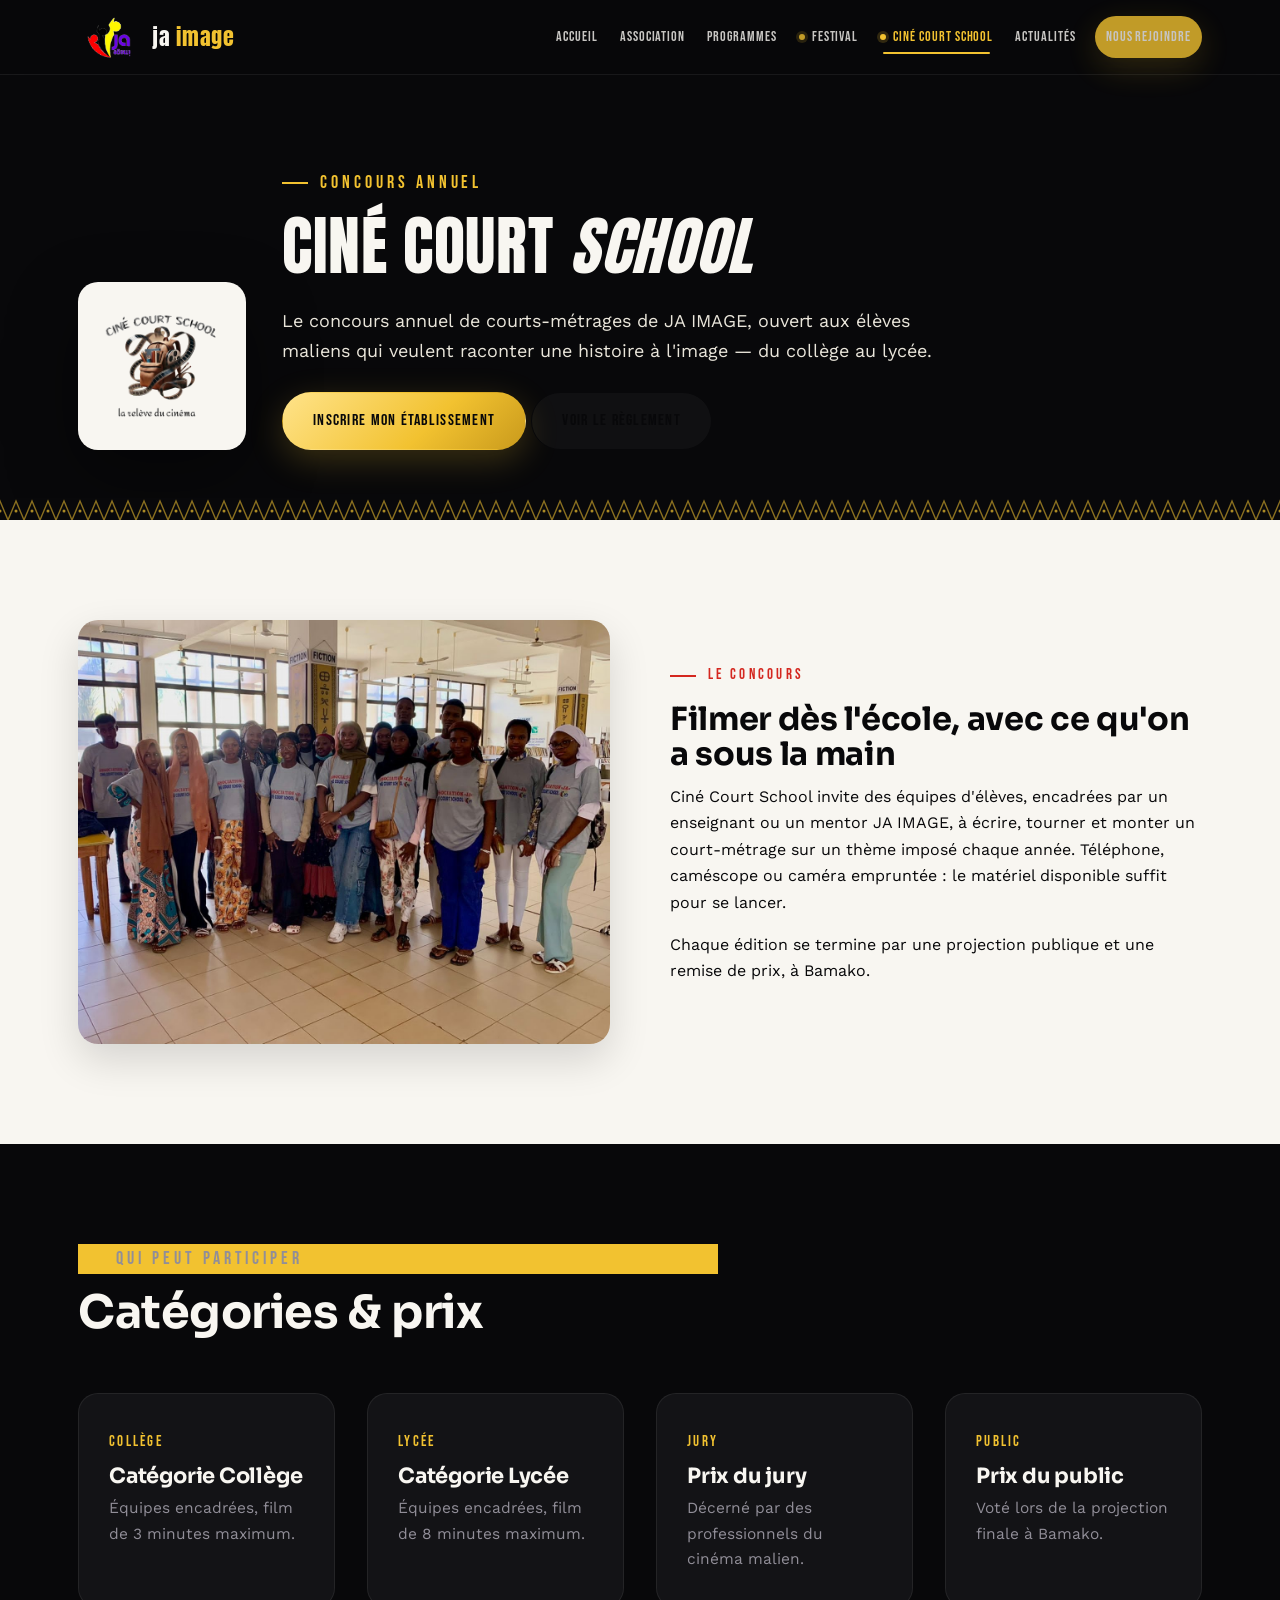
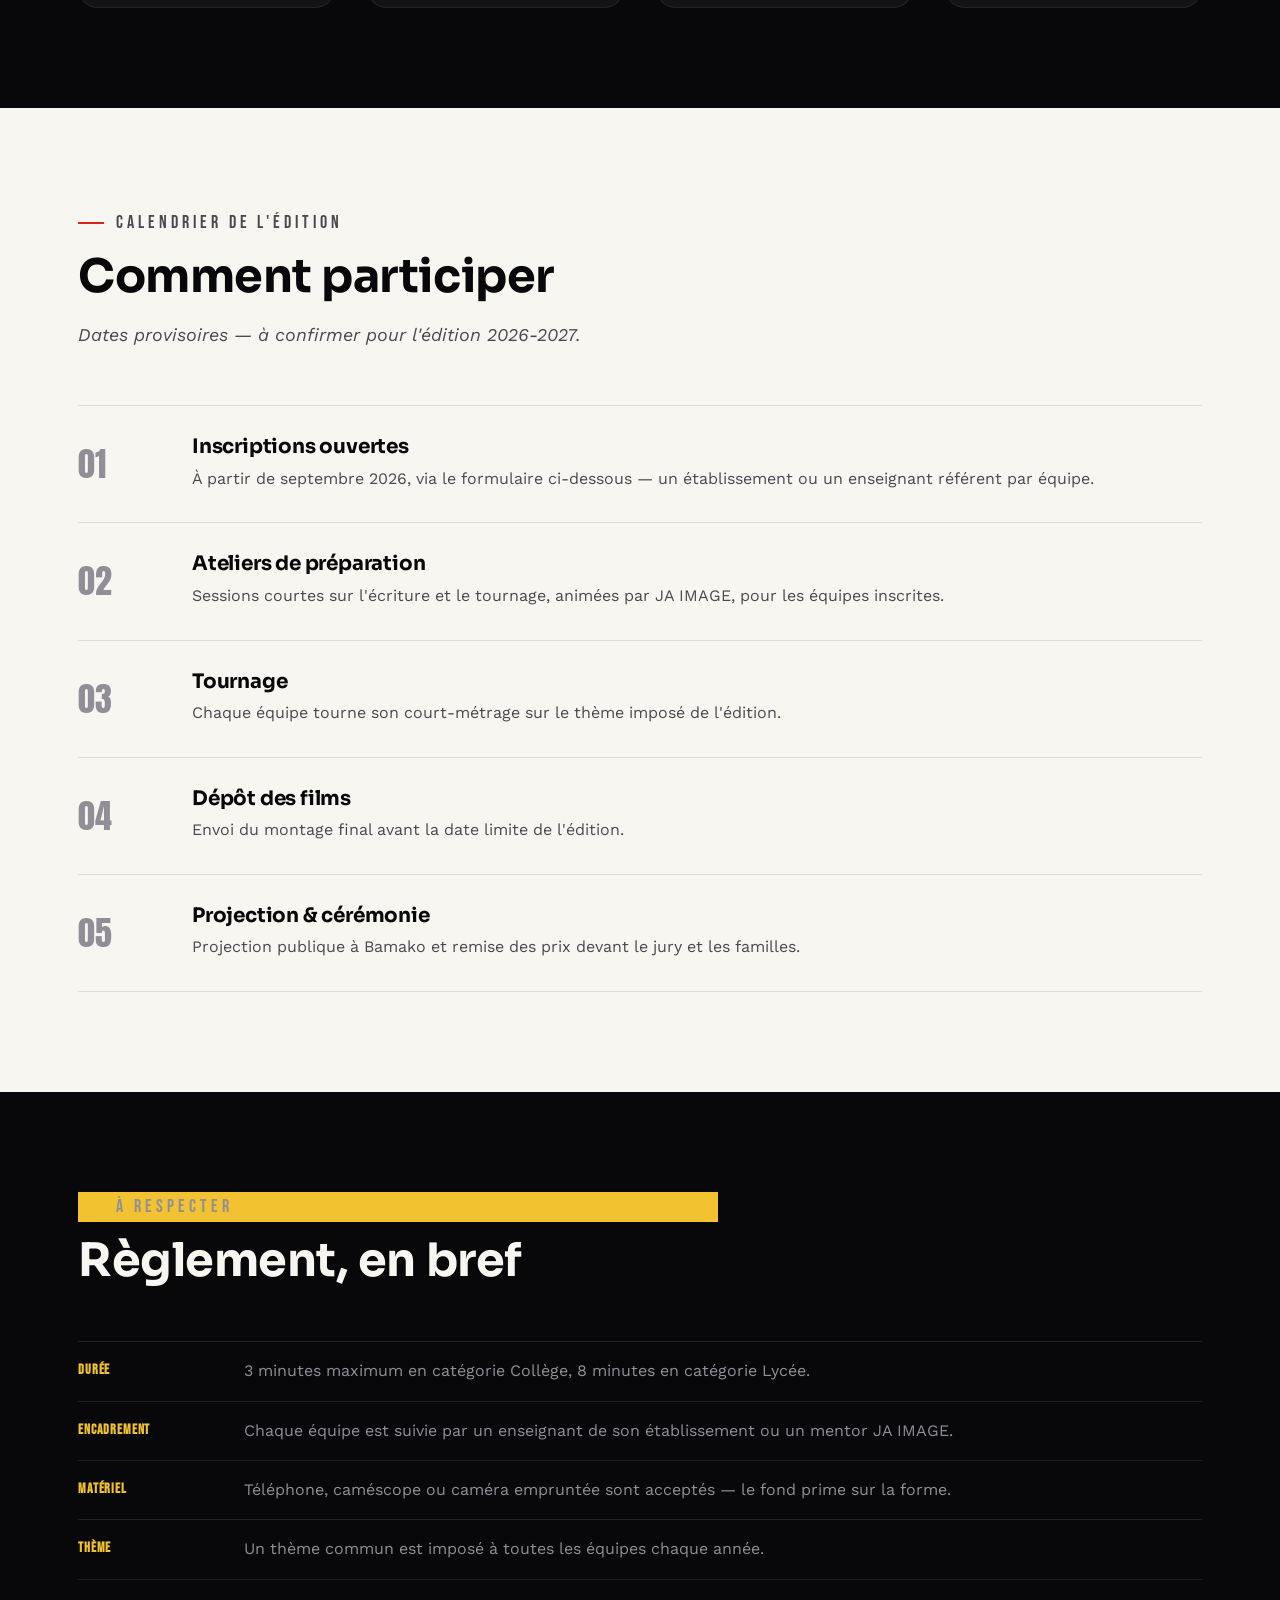
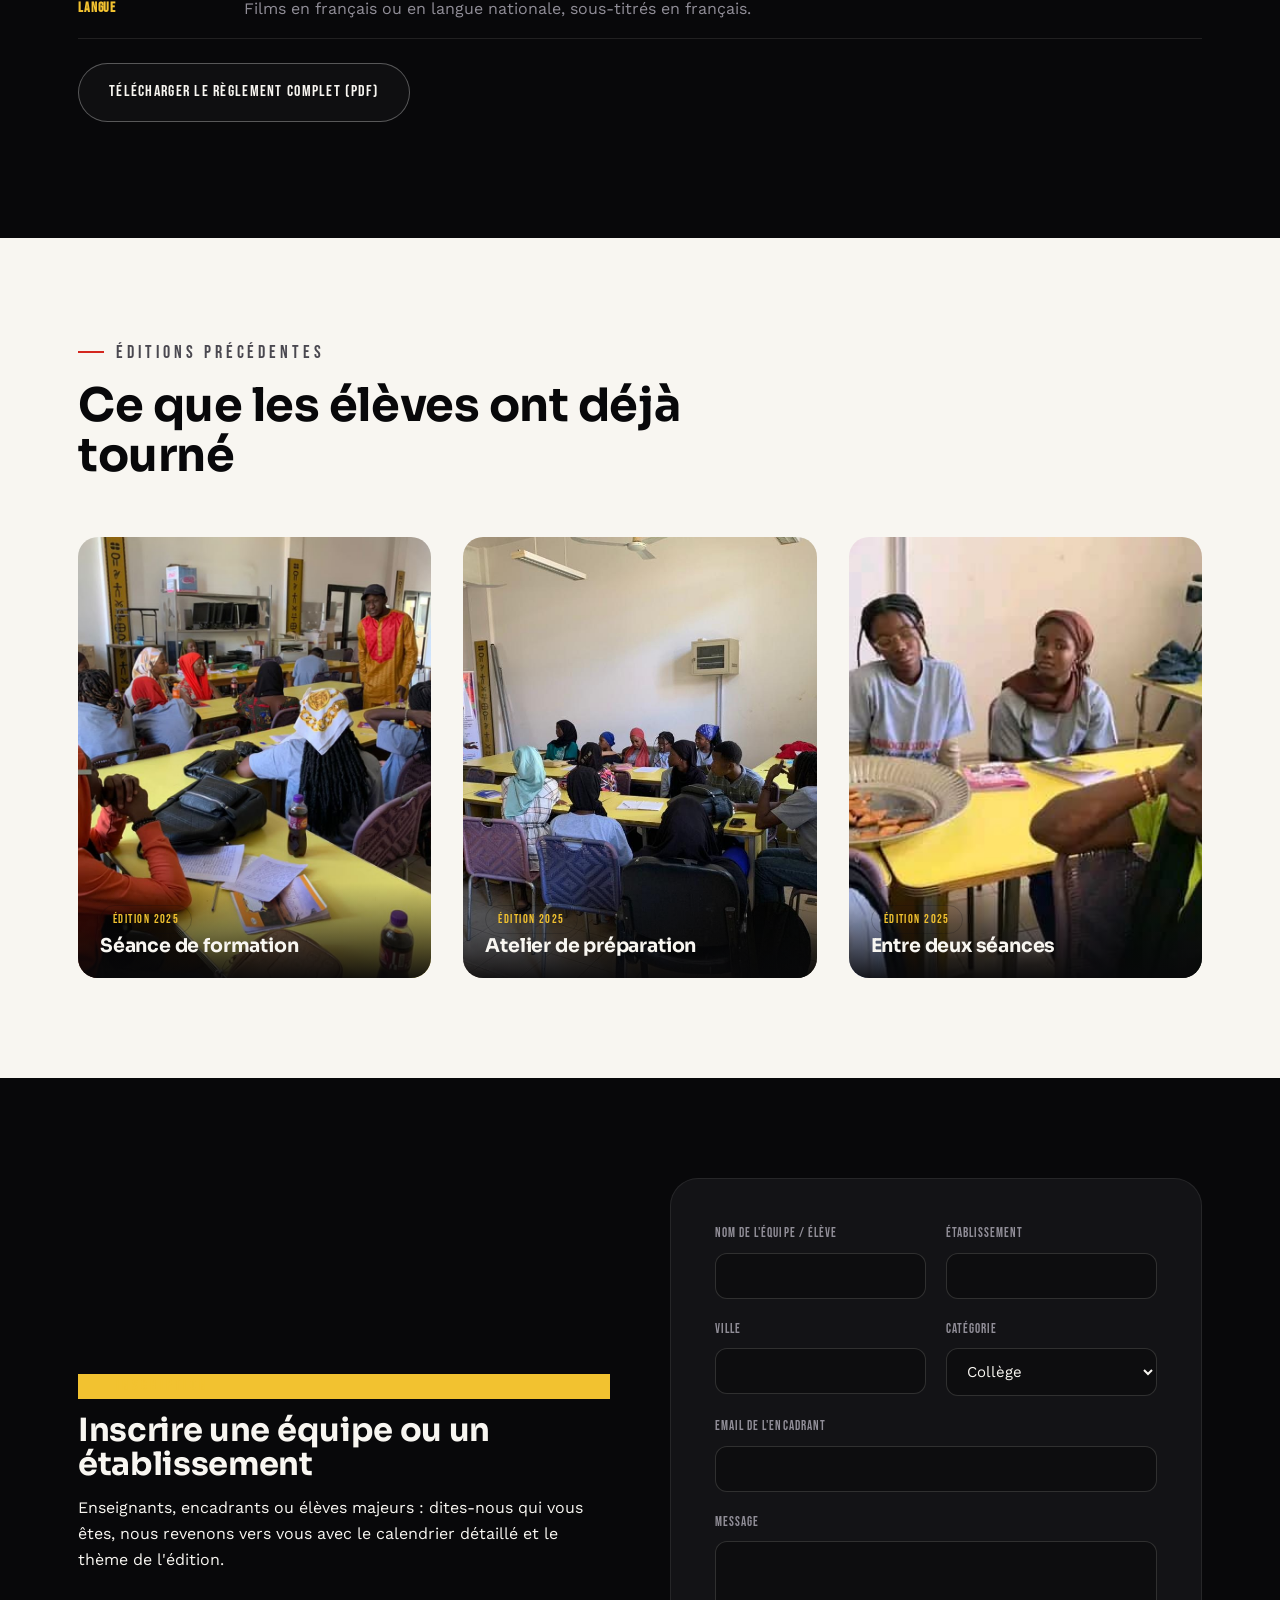
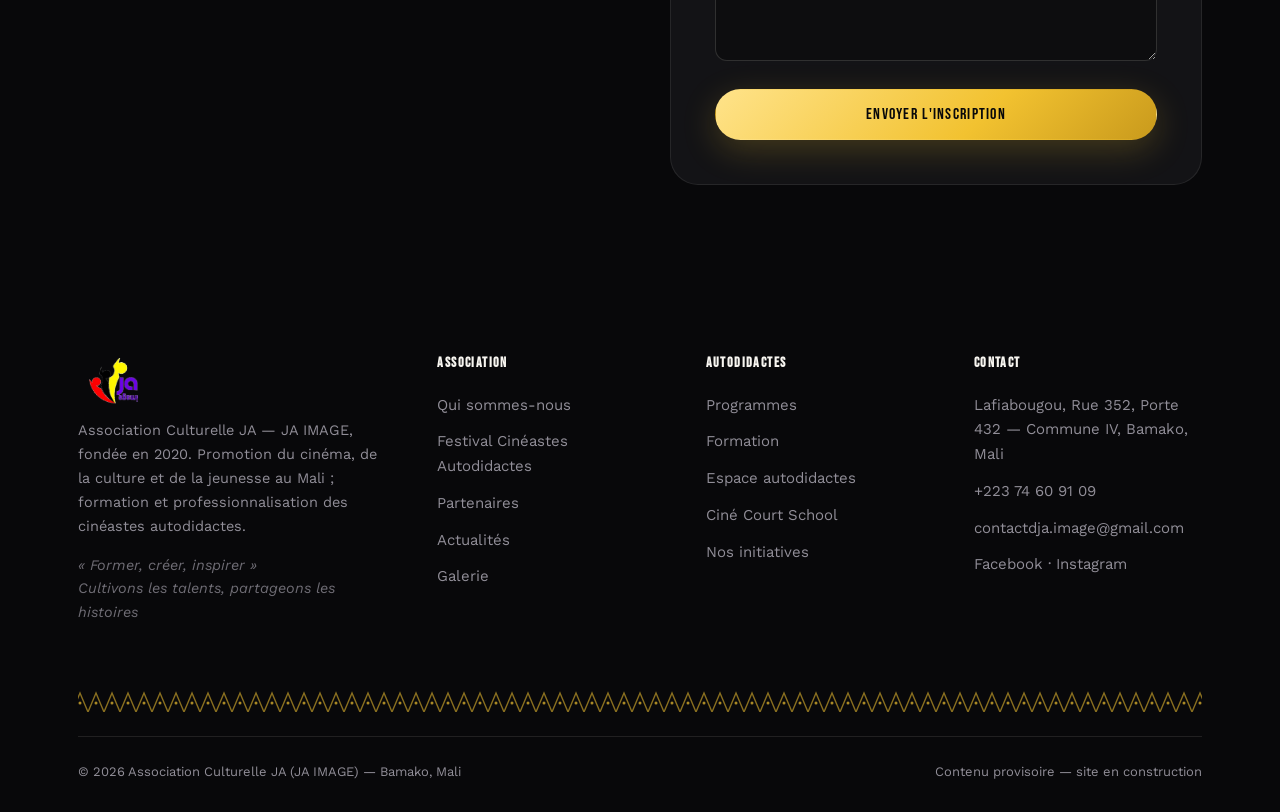
<file: concours.html>
<!DOCTYPE html>
<html lang="fr">
<head>
<meta charset="UTF-8">
<meta name="viewport" content="width=device-width, initial-scale=1.0">
<title>Ciné Court School — JA IMAGE</title>
<meta name="description" content="Ciné Court School, le concours annuel de courts-métrages pour élèves organisé par JA IMAGE à Bamako.">
<link rel="icon" href="assets/logo.png">
<link rel="preconnect" href="https://fonts.googleapis.com">
<link rel="preconnect" href="https://fonts.gstatic.com" crossorigin>
<link href="https://fonts.googleapis.com/css2?family=Anton&family=Bebas+Neue&family=Sora:wght@600;700;800&family=Work+Sans:wght@400;500;600&display=swap" rel="stylesheet">
<link rel="stylesheet" href="css/style.css?v=1784120706">
</head>
<body>

<header class="site-header">
  <div class="container">
    <a href="index.html" class="brand">
      <img src="assets/logo.png" alt="JA IMAGE">
      <span>ja <em>image</em></span>
    </a>
    <nav class="nav-list">
        <a href="index.html">Accueil</a>
        <a href="association.html">Association</a>
        <a href="programmes.html">Programmes</a>
        <a href="festival.html" class="flagship">Festival</a>
        <a href="concours.html" class="active flagship">Ciné Court School</a>
        <a href="actualites.html">Actualités</a>
        <a href="contact.html" class="nav-cta">Nous rejoindre</a>
    </nav>
    <button class="nav-toggle" aria-label="Menu">☰</button>
  </div>
</header>

<section class="pagehero">
  <div class="container" style="display:flex;gap:36px;align-items:flex-end;flex-wrap:wrap;">
    <div class="ccs-badge"><img src="assets/photos/logo_ccs.png" alt="Logo Ciné Court School"></div>
    <div style="flex:1;min-width:260px;">
      <p class="eyebrow">Concours annuel</p>
      <h1>CINÉ COURT <em>SCHOOL</em></h1>
      <p>Le concours annuel de courts-métrages de JA IMAGE, ouvert aux élèves maliens qui veulent raconter une histoire à l'image — du collège au lycée.</p>
      <div class="btn-row" style="margin-top:26px;">
        <a href="#inscription" class="btn btn--primary">Inscrire mon établissement</a>
        <a href="#reglement" class="btn btn--outline">Voir le règlement</a>
      </div>
    </div>
  </div>
  <div class="bogolan-band" style="position:absolute;left:0;right:0;bottom:0;"></div>
</section>

<section class="reveal">
  <div class="container two-col">
    <img src="assets/photos/group_library.jpg" alt="Élèves Ciné Court School">
    <div>
      <p class="eyebrow">Le concours</p>
      <h2 style="font-size:32px;">Filmer dès l'école, avec ce qu'on a sous la main</h2>
      <p>Ciné Court School invite des équipes d'élèves, encadrées par un enseignant ou un mentor JA IMAGE, à écrire, tourner et monter un court-métrage sur un thème imposé chaque année. Téléphone, caméscope ou caméra empruntée : le matériel disponible suffit pour se lancer.</p>
      <p>Chaque édition se termine par une projection publique et une remise de prix, à Bamako.</p>
    </div>
  </div>
</section>

<section class="section--dark reveal">
  <div class="container">
    <div class="section-head">
      <p class="eyebrow">Qui peut participer</p>
      <h2>Catégories &amp; prix</h2>
    </div>
    <div class="grid grid--4">
      <div class="card"><span class="num">Collège</span><h3>Catégorie Collège</h3><p>Équipes encadrées, film de 3 minutes maximum.</p></div>
      <div class="card"><span class="num">Lycée</span><h3>Catégorie Lycée</h3><p>Équipes encadrées, film de 8 minutes maximum.</p></div>
      <div class="card"><span class="num">Jury</span><h3>Prix du jury</h3><p>Décerné par des professionnels du cinéma malien.</p></div>
      <div class="card"><span class="num">Public</span><h3>Prix du public</h3><p>Voté lors de la projection finale à Bamako.</p></div>
    </div>
  </div>
</section>

<section class="reveal">
  <div class="container">
    <div class="section-head">
      <p class="eyebrow">Calendrier de l'édition</p>
      <h2>Comment participer</h2>
      <p><em>Dates provisoires — à confirmer pour l'édition 2026-2027.</em></p>
    </div>
    <div class="steps">
      <div class="step"><span class="n">01</span><div><h3>Inscriptions ouvertes</h3><p>À partir de septembre 2026, via le formulaire ci-dessous — un établissement ou un enseignant référent par équipe.</p></div></div>
      <div class="step"><span class="n">02</span><div><h3>Ateliers de préparation</h3><p>Sessions courtes sur l'écriture et le tournage, animées par JA IMAGE, pour les équipes inscrites.</p></div></div>
      <div class="step"><span class="n">03</span><div><h3>Tournage</h3><p>Chaque équipe tourne son court-métrage sur le thème imposé de l'édition.</p></div></div>
      <div class="step"><span class="n">04</span><div><h3>Dépôt des films</h3><p>Envoi du montage final avant la date limite de l'édition.</p></div></div>
      <div class="step"><span class="n">05</span><div><h3>Projection &amp; cérémonie</h3><p>Projection publique à Bamako et remise des prix devant le jury et les familles.</p></div></div>
    </div>
  </div>
</section>

<section class="section--dark reveal" id="reglement">
  <div class="container">
    <div class="section-head">
      <p class="eyebrow">À respecter</p>
      <h2>Règlement, en bref</h2>
    </div>
    <ul class="rule-list">
      <li><b>Durée</b><span>3 minutes maximum en catégorie Collège, 8 minutes en catégorie Lycée.</span></li>
      <li><b>Encadrement</b><span>Chaque équipe est suivie par un enseignant de son établissement ou un mentor JA IMAGE.</span></li>
      <li><b>Matériel</b><span>Téléphone, caméscope ou caméra empruntée sont acceptés — le fond prime sur la forme.</span></li>
      <li><b>Thème</b><span>Un thème commun est imposé à toutes les équipes chaque année.</span></li>
      <li><b>Langue</b><span>Films en français ou en langue nationale, sous-titrés en français.</span></li>
    </ul>
    <p style="margin-top:24px;"><a href="#" class="btn btn--outline">Télécharger le règlement complet (PDF)</a></p>
  </div>
</section>

<section class="reveal">
  <div class="container">
    <div class="section-head">
      <p class="eyebrow">Éditions précédentes</p>
      <h2>Ce que les élèves ont déjà tourné</h2>
    </div>
    <div class="grid grid--3">
      <div class="imgcard"><img src="assets/photos/classroom_wide1.jpg" alt="Édition précédente"><div class="imgcard__label"><span class="tag">Édition 2025</span><h3>Séance de formation</h3></div></div>
      <div class="imgcard"><img src="assets/photos/classroom_flipchart.jpg" alt="Édition précédente"><div class="imgcard__label"><span class="tag">Édition 2025</span><h3>Atelier de préparation</h3></div></div>
      <div class="imgcard"><img src="assets/photos/desks_snacks.jpg" alt="Édition précédente"><div class="imgcard__label"><span class="tag">Édition 2025</span><h3>Entre deux séances</h3></div></div>
    </div>
  </div>
</section>

<section class="section--dark reveal" id="inscription">
  <div class="container two-col">
    <div>
      <p class="eyebrow">Inscription</p>
      <h2 style="font-size:32px;">Inscrire une équipe ou un établissement</h2>
      <p>Enseignants, encadrants ou élèves majeurs : dites-nous qui vous êtes, nous revenons vers vous avec le calendrier détaillé et le thème de l'édition.</p>
    </div>
    <form class="form-panel" action="https://formsubmit.co/contactdja.image@gmail.com" method="POST">
      <input type="hidden" name="_subject" value="Nouvelle inscription — Ciné Court School">
      <input type="text" name="_honey" style="display:none">
      <input type="hidden" name="_captcha" value="false">
      <div class="form-row">
        <div class="field"><label for="cc-nom">Nom de l'équipe / élève</label><input id="cc-nom" name="Nom" type="text" required></div>
        <div class="field"><label for="cc-etab">Établissement</label><input id="cc-etab" name="Établissement" type="text" required></div>
      </div>
      <div class="form-row">
        <div class="field"><label for="cc-ville">Ville</label><input id="cc-ville" name="Ville" type="text"></div>
        <div class="field">
          <label for="cc-cat">Catégorie</label>
          <select id="cc-cat" name="Catégorie">
            <option>Collège</option>
            <option>Lycée</option>
          </select>
        </div>
      </div>
      <div class="field"><label for="cc-email">Email de l'encadrant</label><input id="cc-email" name="Email" type="email" required></div>
      <div class="field"><label for="cc-msg">Message</label><textarea id="cc-msg" name="Message"></textarea></div>
      <button type="submit" class="btn btn--primary" style="width:100%;justify-content:center;">Envoyer l'inscription</button>
    </form>
  </div>
</section>

<footer class="site-footer">
  <div class="container">
    <div class="footer-grid">
      <div class="footer-brand">
        <img src="assets/logo.png" alt="JA IMAGE">
        <p>Association Culturelle JA — JA IMAGE, fondée en 2020. Promotion du cinéma, de la culture et de la jeunesse au Mali ; formation et professionnalisation des cinéastes autodidactes.</p>
        <p style="font-style:italic;opacity:.75;margin-top:10px;">« Former, créer, inspirer »<br>Cultivons les talents, partageons les histoires</p>
      </div>
      <div>
        <h4>Association</h4>
        <a href="association.html">Qui sommes-nous</a>
        <a href="festival.html">Festival Cinéastes Autodidactes</a>
        <a href="partenaires.html">Partenaires</a>
        <a href="actualites.html">Actualités</a>
        <a href="galerie.html">Galerie</a>
      </div>
      <div>
        <h4>Autodidactes</h4>
        <a href="programmes.html">Programmes</a>
        <a href="formation.html">Formation</a>
        <a href="ressources.html">Espace autodidactes</a>
        <a href="concours.html">Ciné Court School</a>
        <a href="initiatives.html">Nos initiatives</a>
      </div>
      <div>
        <h4>Contact</h4>
        <a href="contact.html">Lafiabougou, Rue 352, Porte 432 — Commune IV, Bamako, Mali</a>
        <a href="tel:+22374609109">+223 74 60 91 09</a>
        <a href="mailto:contactdja.image@gmail.com">contactdja.image@gmail.com</a>
        <a href="#">Facebook · Instagram</a>
      </div>
    </div>
    <div class="bogolan-band" style="margin-bottom:24px;"></div>
    <div class="footer-bottom">
      <span>© <span class="year"></span> Association Culturelle JA (JA IMAGE) — Bamako, Mali</span>
      <span>Contenu provisoire — site en construction</span>
    </div>
  </div>
</footer>
<script src="js/main.js?v=1784120706"></script>
</body>
</html>
</file>
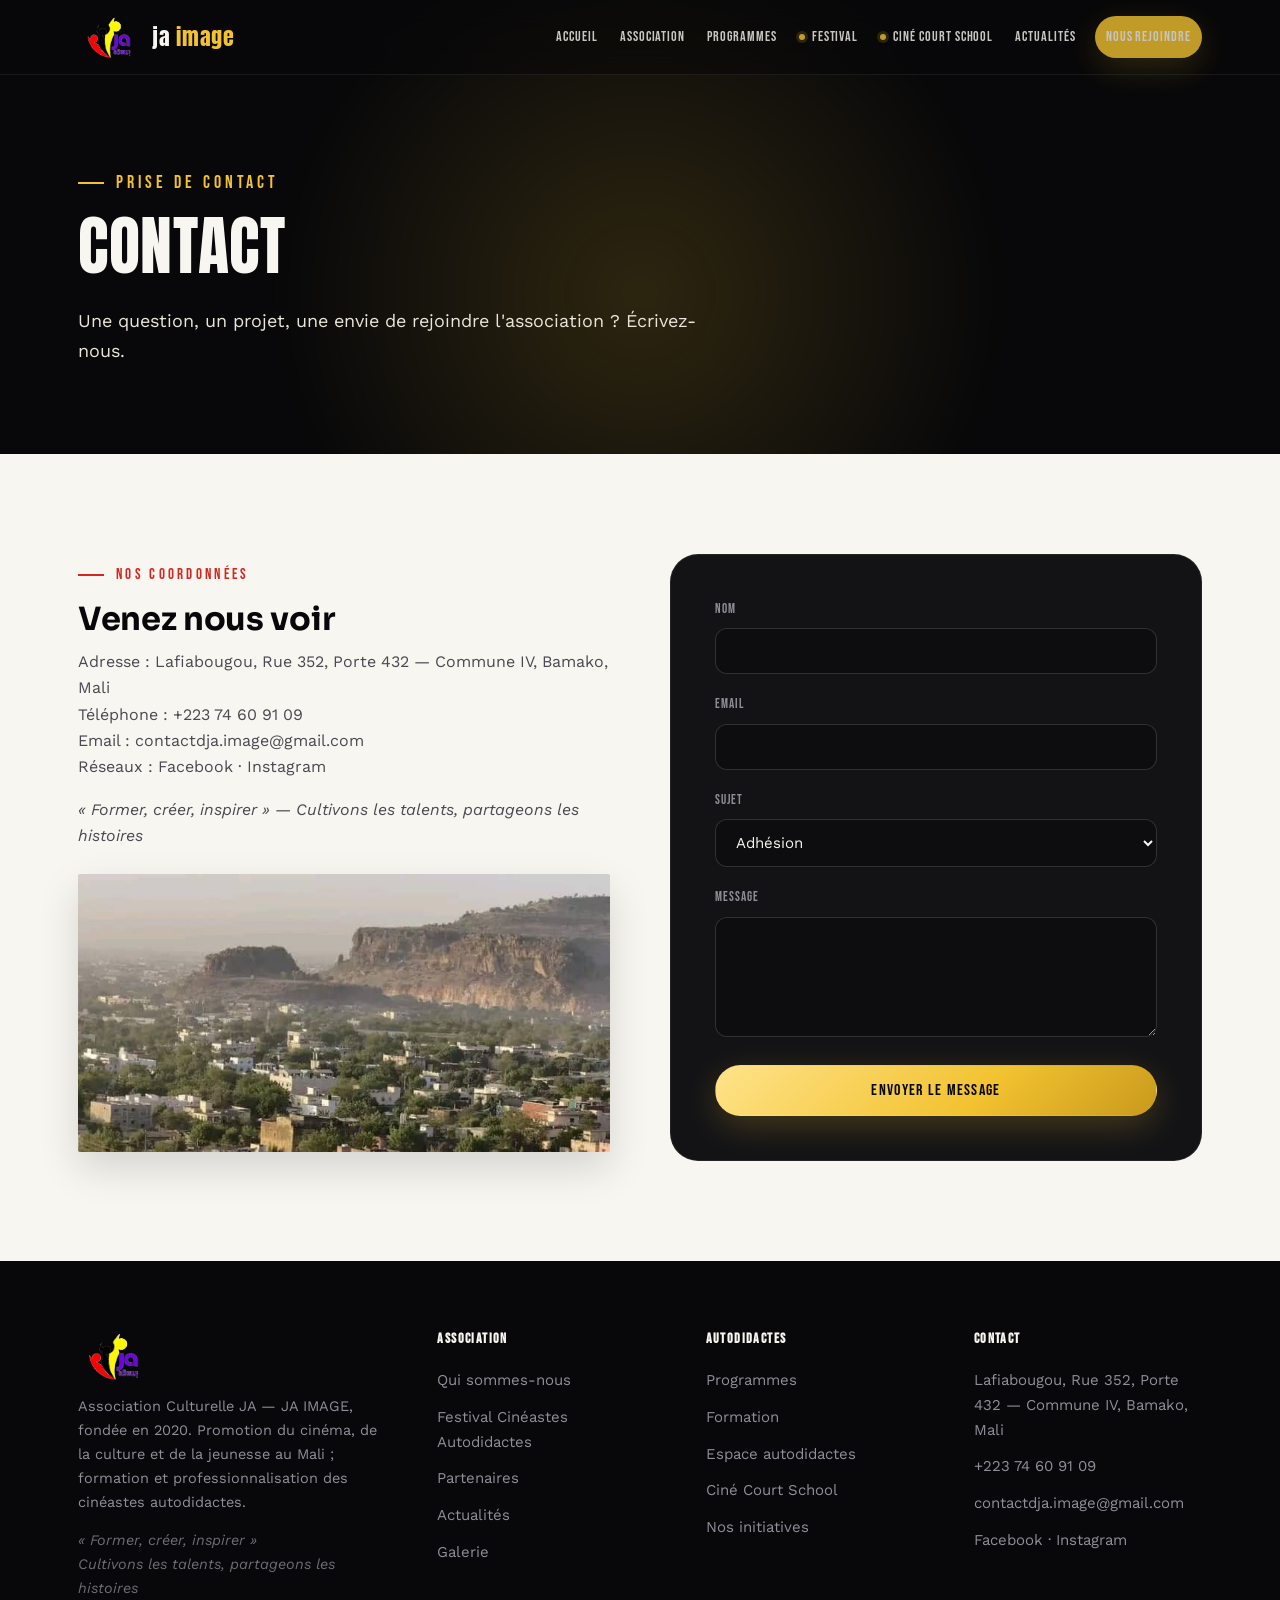
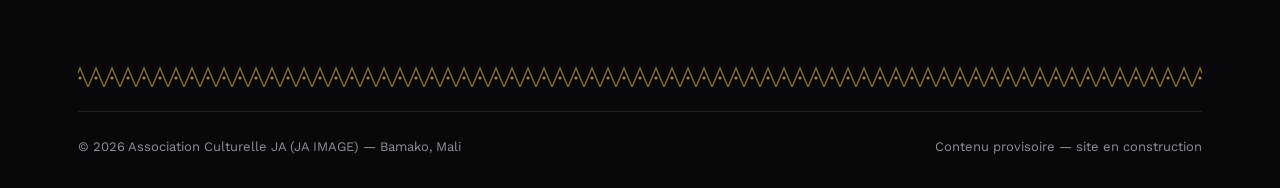
<file: contact.html>
<!DOCTYPE html>
<html lang="fr">
<head>
<meta charset="UTF-8">
<meta name="viewport" content="width=device-width, initial-scale=1.0">
<title>Contact — JA IMAGE</title>
<meta name="description" content="Contactez l'association JA IMAGE à Bamako : adhésion, programmes, partenariats.">
<link rel="icon" href="assets/logo.png">
<link rel="preconnect" href="https://fonts.googleapis.com">
<link rel="preconnect" href="https://fonts.gstatic.com" crossorigin>
<link href="https://fonts.googleapis.com/css2?family=Anton&family=Bebas+Neue&family=Sora:wght@600;700;800&family=Work+Sans:wght@400;500;600&display=swap" rel="stylesheet">
<link rel="stylesheet" href="css/style.css?v=1784120706">
</head>
<body>

<header class="site-header">
  <div class="container">
    <a href="index.html" class="brand">
      <img src="assets/logo.png" alt="JA IMAGE">
      <span>ja <em>image</em></span>
    </a>
    <nav class="nav-list">
        <a href="index.html">Accueil</a>
        <a href="association.html">Association</a>
        <a href="programmes.html">Programmes</a>
        <a href="festival.html" class="flagship">Festival</a>
        <a href="concours.html" class="flagship">Ciné Court School</a>
        <a href="actualites.html">Actualités</a>
        <a href="contact.html" class="nav-cta">Nous rejoindre</a>
    </nav>
    <button class="nav-toggle" aria-label="Menu">☰</button>
  </div>
</header>

<section class="pagehero">
  <div class="mesh-glow"></div>
  <div class="container">
    <p class="eyebrow">Prise de contact</p>
    <h1>CONTACT</h1>
    <p>Une question, un projet, une envie de rejoindre l'association ? Écrivez-nous.</p>
  </div>
</section>

<section class="reveal">
  <div class="container two-col">
    <div>
      <p class="eyebrow">Nos coordonnées</p>
      <h2 style="font-size:32px;">Venez nous voir</h2>
      <p style="color:var(--gris-fonce);">Adresse : Lafiabougou, Rue 352, Porte 432 — Commune IV, Bamako, Mali<br>
      Téléphone : +223 74 60 91 09<br>
      Email : contactdja.image@gmail.com<br>
      Réseaux : Facebook · Instagram</p>
      <p style="margin-top:16px;font-style:italic;color:var(--gris-fonce);">« Former, créer, inspirer » — Cultivons les talents, partageons les histoires</p>
      <img src="assets/photos/landscape.jpg" alt="Bamako, Mali" style="border-radius:2px;margin-top:24px;">
    </div>
    <form class="form-panel" action="https://formsubmit.co/contactdja.image@gmail.com" method="POST">
      <input type="hidden" name="_subject" value="Nouveau message — Site JA IMAGE">
      <input type="text" name="_honey" style="display:none">
      <input type="hidden" name="_captcha" value="false">
      <div class="field"><label for="c-nom">Nom</label><input id="c-nom" name="Nom" type="text" required></div>
      <div class="field"><label for="c-email">Email</label><input id="c-email" name="Email" type="email" required></div>
      <div class="field">
        <label for="c-sujet">Sujet</label>
        <select id="c-sujet" name="Sujet">
          <option>Adhésion</option>
          <option>Programme autodidactes</option>
          <option>Partenariat</option>
          <option>Presse</option>
          <option>Autre</option>
        </select>
      </div>
      <div class="field"><label for="c-msg">Message</label><textarea id="c-msg" name="Message" required></textarea></div>
      <button type="submit" class="btn btn--primary" style="width:100%;justify-content:center;">Envoyer le message</button>
    </form>
  </div>
</section>

<footer class="site-footer">
  <div class="container">
    <div class="footer-grid">
      <div class="footer-brand">
        <img src="assets/logo.png" alt="JA IMAGE">
        <p>Association Culturelle JA — JA IMAGE, fondée en 2020. Promotion du cinéma, de la culture et de la jeunesse au Mali ; formation et professionnalisation des cinéastes autodidactes.</p>
        <p style="font-style:italic;opacity:.75;margin-top:10px;">« Former, créer, inspirer »<br>Cultivons les talents, partageons les histoires</p>
      </div>
      <div>
        <h4>Association</h4>
        <a href="association.html">Qui sommes-nous</a>
        <a href="festival.html">Festival Cinéastes Autodidactes</a>
        <a href="partenaires.html">Partenaires</a>
        <a href="actualites.html">Actualités</a>
        <a href="galerie.html">Galerie</a>
      </div>
      <div>
        <h4>Autodidactes</h4>
        <a href="programmes.html">Programmes</a>
        <a href="formation.html">Formation</a>
        <a href="ressources.html">Espace autodidactes</a>
        <a href="concours.html">Ciné Court School</a>
        <a href="initiatives.html">Nos initiatives</a>
      </div>
      <div>
        <h4>Contact</h4>
        <a href="contact.html">Lafiabougou, Rue 352, Porte 432 — Commune IV, Bamako, Mali</a>
        <a href="tel:+22374609109">+223 74 60 91 09</a>
        <a href="mailto:contactdja.image@gmail.com">contactdja.image@gmail.com</a>
        <a href="#">Facebook · Instagram</a>
      </div>
    </div>
    <div class="bogolan-band" style="margin-bottom:24px;"></div>
    <div class="footer-bottom">
      <span>© <span class="year"></span> Association Culturelle JA (JA IMAGE) — Bamako, Mali</span>
      <span>Contenu provisoire — site en construction</span>
    </div>
  </div>
</footer>
<script src="js/main.js?v=1784120706"></script>
</body>
</html>
</file>
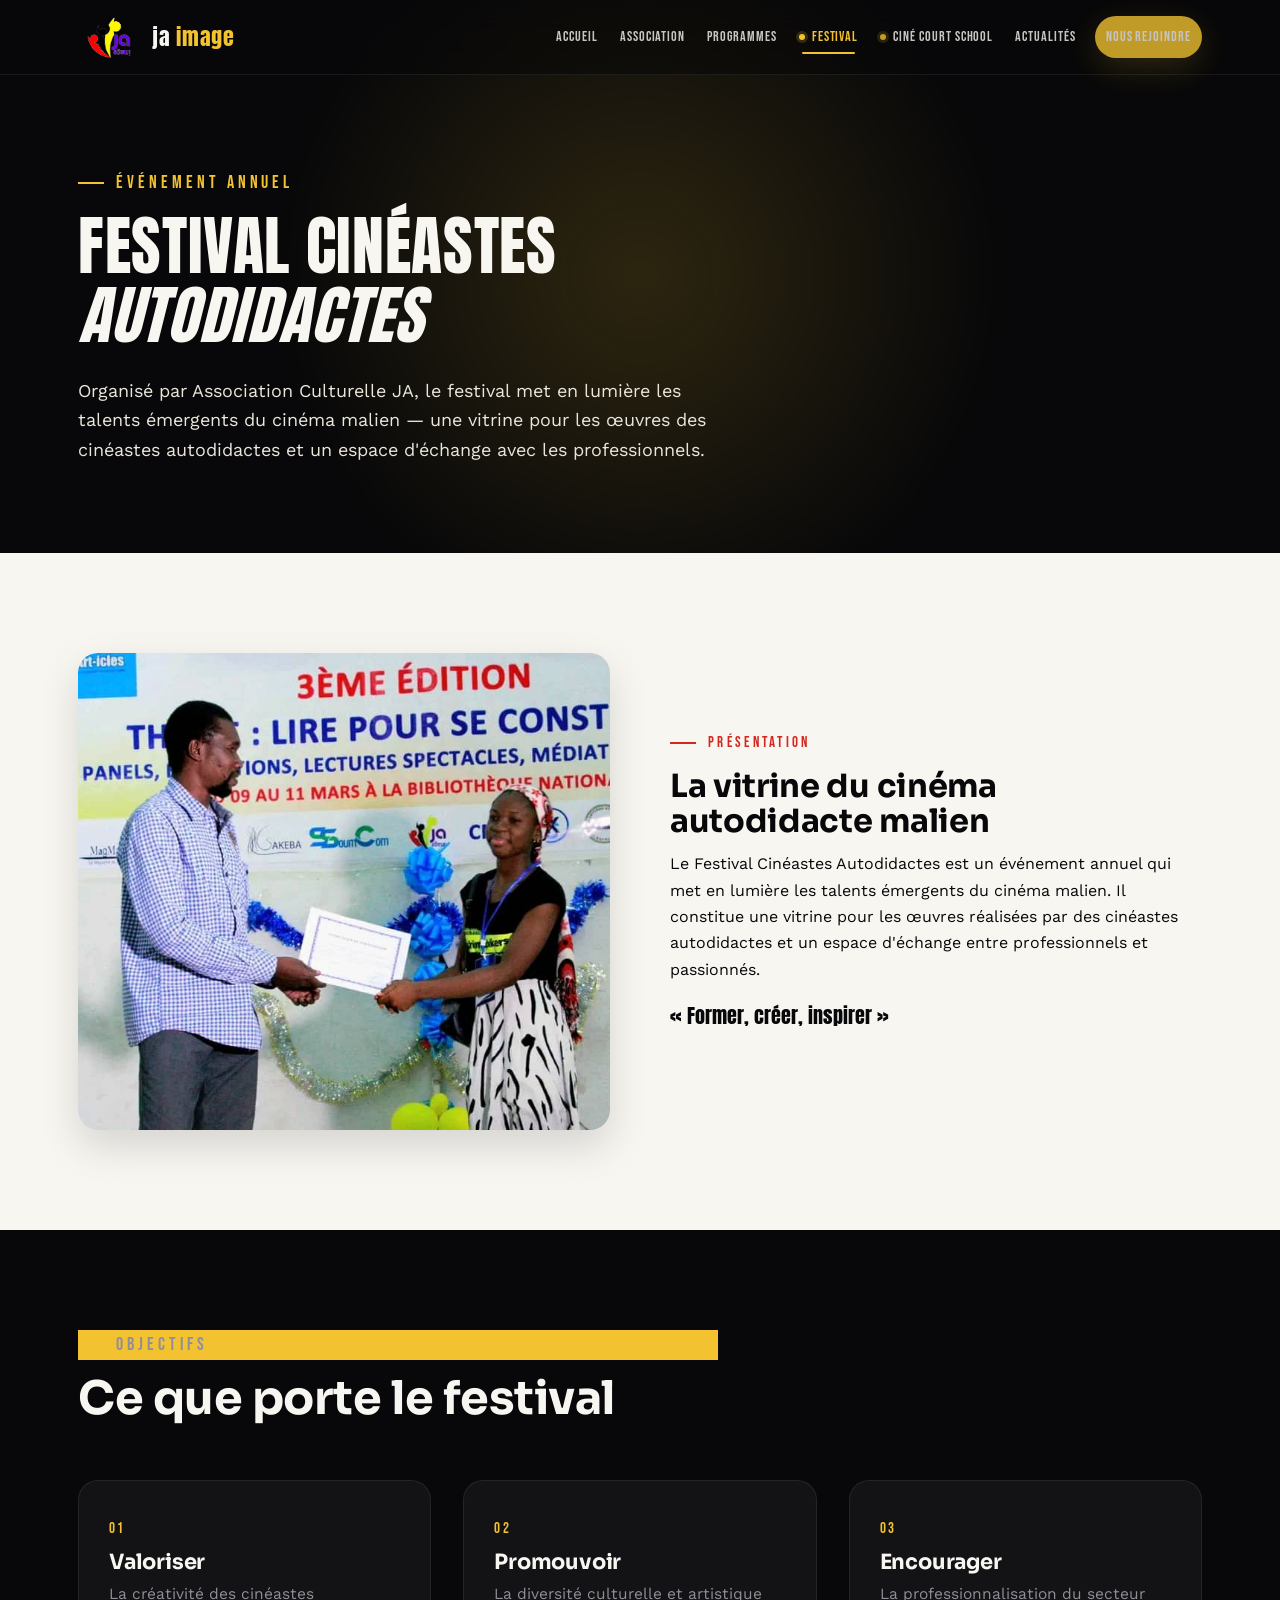
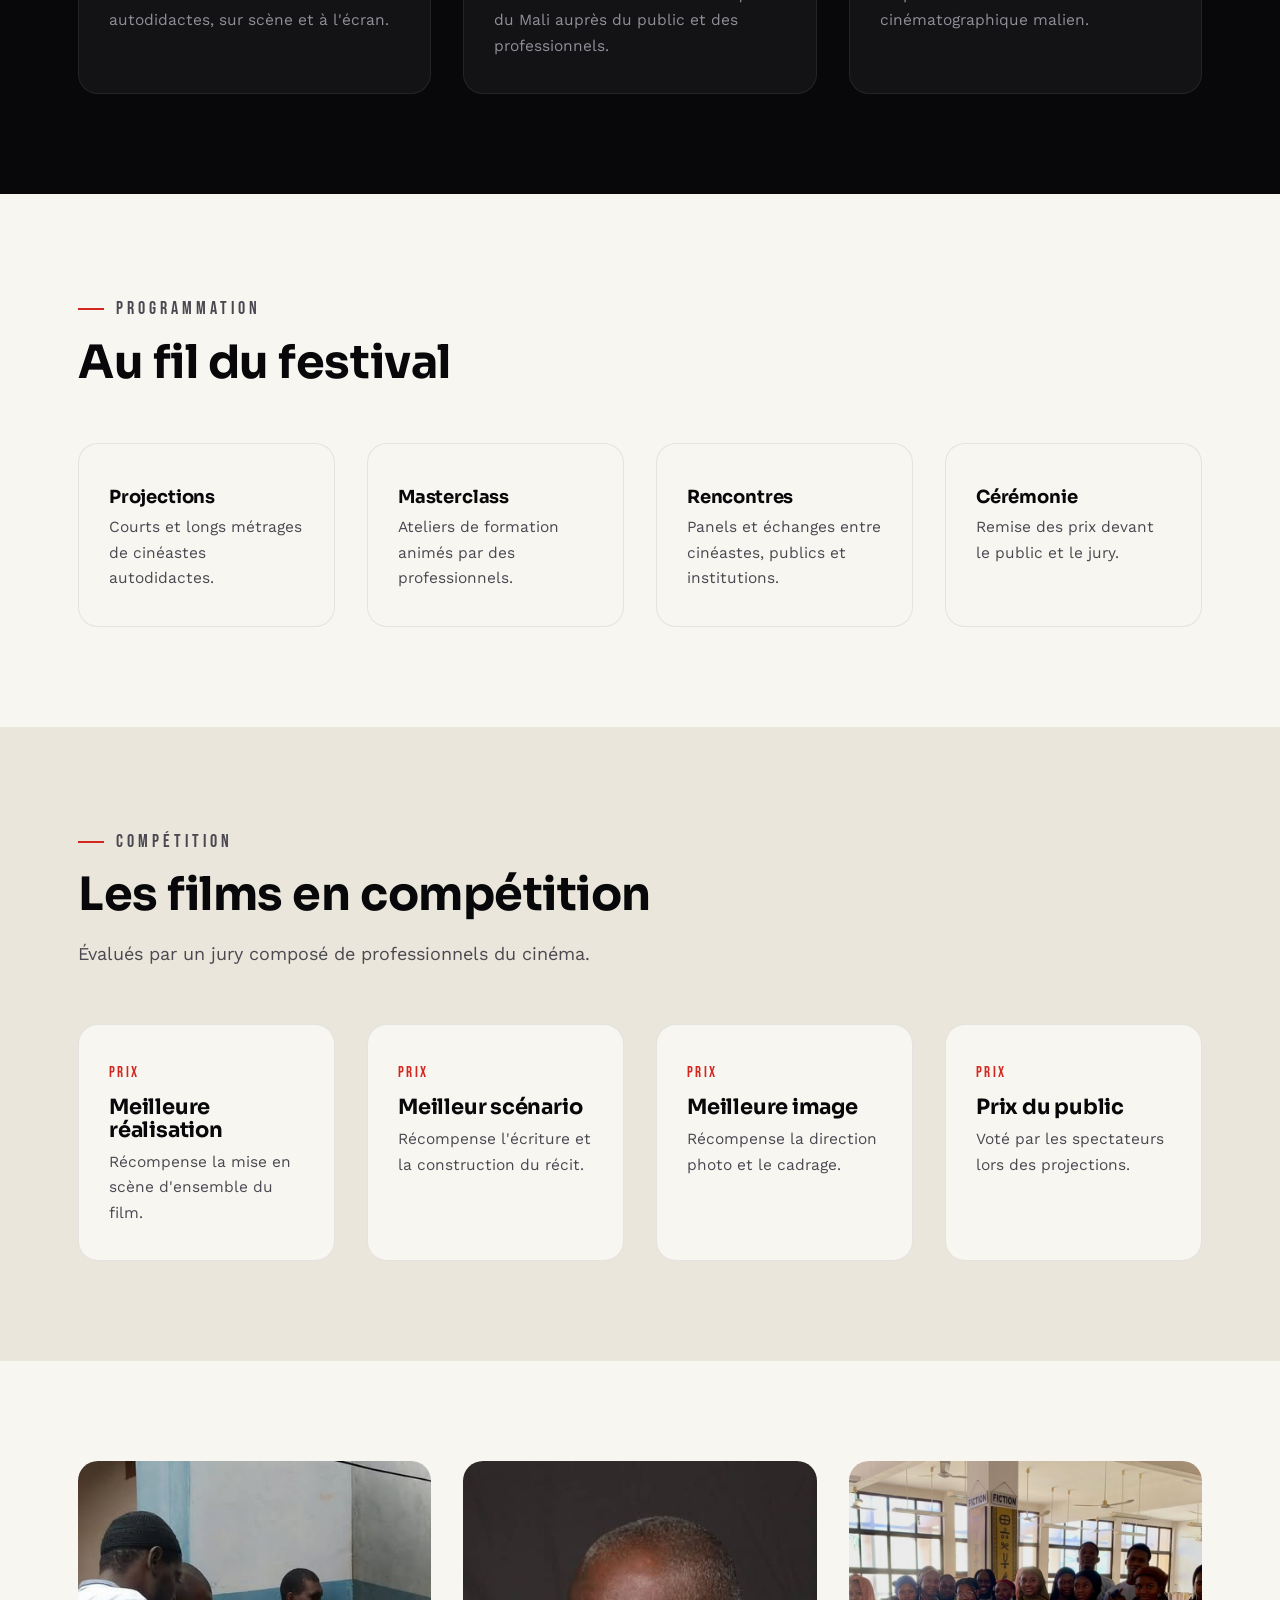
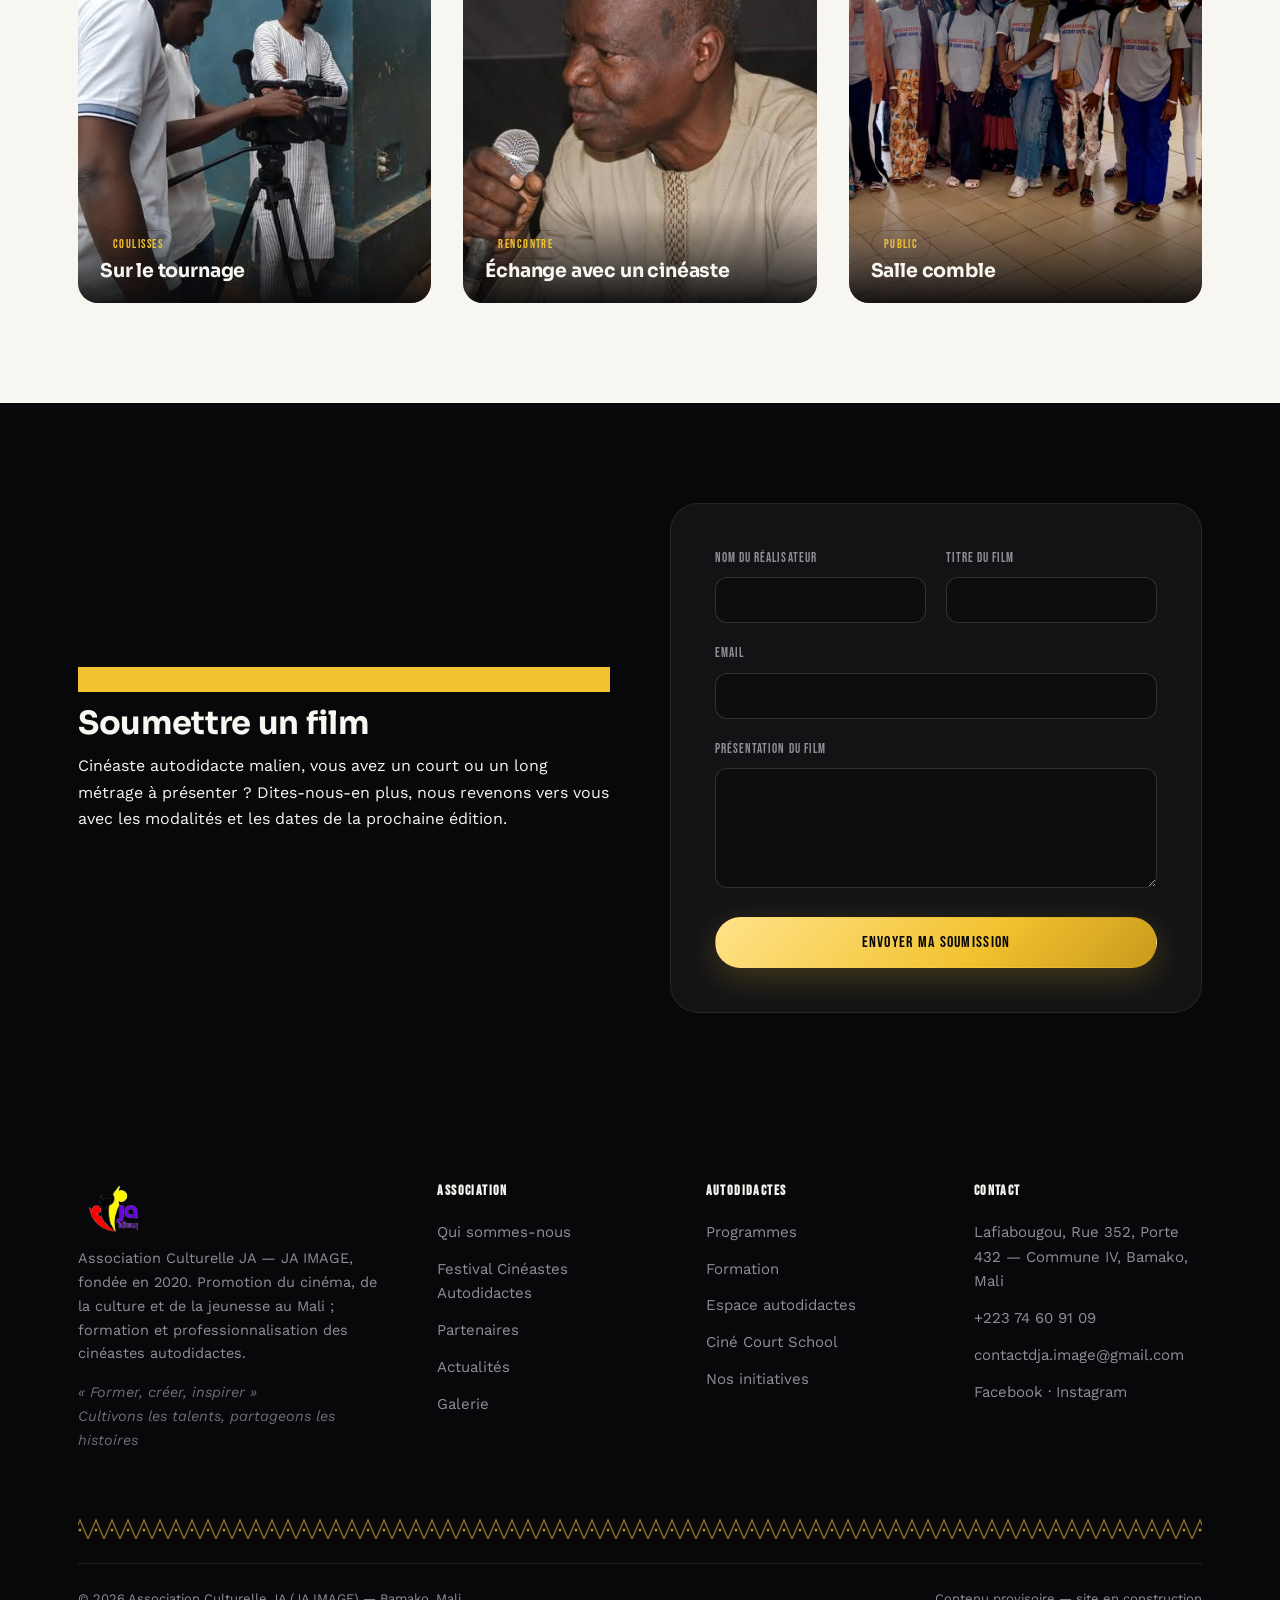
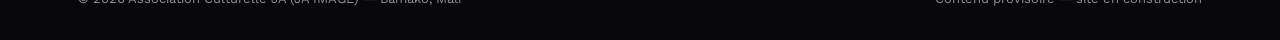
<file: festival.html>
<!DOCTYPE html>
<html lang="fr">
<head>
<meta charset="UTF-8">
<meta name="viewport" content="width=device-width, initial-scale=1.0">
<title>Festival Cinéastes Autodidactes — JA IMAGE</title>
<meta name="description" content="Le Festival Cinéastes Autodidactes, événement annuel de Association Culturelle JA (JA IMAGE), vitrine du cinéma autodidacte malien à Bamako.">
<link rel="icon" href="assets/logo.png">
<link rel="preconnect" href="https://fonts.googleapis.com">
<link rel="preconnect" href="https://fonts.gstatic.com" crossorigin>
<link href="https://fonts.googleapis.com/css2?family=Anton&family=Bebas+Neue&family=Sora:wght@600;700;800&family=Work+Sans:wght@400;500;600&display=swap" rel="stylesheet">
<link rel="stylesheet" href="css/style.css?v=1784120706">
</head>
<body>

<header class="site-header">
  <div class="container">
    <a href="index.html" class="brand">
      <img src="assets/logo.png" alt="JA IMAGE">
      <span>ja <em>image</em></span>
    </a>
    <nav class="nav-list">
        <a href="index.html">Accueil</a>
        <a href="association.html">Association</a>
        <a href="programmes.html">Programmes</a>
        <a href="festival.html" class="active flagship">Festival</a>
        <a href="concours.html" class="flagship">Ciné Court School</a>
        <a href="actualites.html">Actualités</a>
        <a href="contact.html" class="nav-cta">Nous rejoindre</a>
    </nav>
    <button class="nav-toggle" aria-label="Menu">☰</button>
  </div>
</header>

<section class="pagehero">
  <div class="mesh-glow"></div>
  <div class="container">
    <p class="eyebrow">Événement annuel</p>
    <h1>FESTIVAL CINÉASTES <em>AUTODIDACTES</em></h1>
    <p>Organisé par Association Culturelle JA, le festival met en lumière les talents émergents du cinéma malien — une vitrine pour les œuvres des cinéastes autodidactes et un espace d'échange avec les professionnels.</p>
  </div>
</section>

<section class="reveal">
  <div class="container two-col">
    <img src="assets/photos/certificate_ceremony.jpg" alt="Cérémonie du festival">
    <div>
      <p class="eyebrow">Présentation</p>
      <h2 style="font-size:32px;">La vitrine du cinéma autodidacte malien</h2>
      <p>Le Festival Cinéastes Autodidactes est un événement annuel qui met en lumière les talents émergents du cinéma malien. Il constitue une vitrine pour les œuvres réalisées par des cinéastes autodidactes et un espace d'échange entre professionnels et passionnés.</p>
      <p style="font-family:var(--display);font-size:20px;text-transform:none;color:var(--rouge-rideau);">« Former, créer, inspirer »</p>
    </div>
  </div>
</section>

<section class="section--dark reveal">
  <div class="container">
    <div class="section-head">
      <p class="eyebrow">Objectifs</p>
      <h2>Ce que porte le festival</h2>
    </div>
    <div class="grid grid--3">
      <div class="card"><span class="num">01</span><h3>Valoriser</h3><p>La créativité des cinéastes autodidactes, sur scène et à l'écran.</p></div>
      <div class="card"><span class="num">02</span><h3>Promouvoir</h3><p>La diversité culturelle et artistique du Mali auprès du public et des professionnels.</p></div>
      <div class="card"><span class="num">03</span><h3>Encourager</h3><p>La professionnalisation du secteur cinématographique malien.</p></div>
    </div>
  </div>
</section>

<section class="reveal">
  <div class="container">
    <div class="section-head">
      <p class="eyebrow">Programmation</p>
      <h2>Au fil du festival</h2>
    </div>
    <div class="grid grid--4">
      <div class="card"><h3 style="font-size:18px;">Projections</h3><p>Courts et longs métrages de cinéastes autodidactes.</p></div>
      <div class="card"><h3 style="font-size:18px;">Masterclass</h3><p>Ateliers de formation animés par des professionnels.</p></div>
      <div class="card"><h3 style="font-size:18px;">Rencontres</h3><p>Panels et échanges entre cinéastes, publics et institutions.</p></div>
      <div class="card"><h3 style="font-size:18px;">Cérémonie</h3><p>Remise des prix devant le public et le jury.</p></div>
    </div>
  </div>
</section>

<section class="section--tinted reveal">
  <div class="container">
    <div class="section-head">
      <p class="eyebrow">Compétition</p>
      <h2>Les films en compétition</h2>
      <p>Évalués par un jury composé de professionnels du cinéma.</p>
    </div>
    <div class="grid grid--4">
      <div class="card"><span class="num">Prix</span><h3>Meilleure réalisation</h3><p>Récompense la mise en scène d'ensemble du film.</p></div>
      <div class="card"><span class="num">Prix</span><h3>Meilleur scénario</h3><p>Récompense l'écriture et la construction du récit.</p></div>
      <div class="card"><span class="num">Prix</span><h3>Meilleure image</h3><p>Récompense la direction photo et le cadrage.</p></div>
      <div class="card"><span class="num">Prix</span><h3>Prix du public</h3><p>Voté par les spectateurs lors des projections.</p></div>
    </div>
  </div>
</section>

<section class="reveal">
  <div class="container">
    <div class="grid grid--3">
      <div class="imgcard"><img src="assets/photos/outdoor_filming.jpg" alt="Tournage autodidacte"><div class="imgcard__label"><span class="tag">Coulisses</span><h3>Sur le tournage</h3></div></div>
      <div class="imgcard"><img src="assets/photos/speaker_mic.jpg" alt="Rencontre professionnelle"><div class="imgcard__label"><span class="tag">Rencontre</span><h3>Échange avec un cinéaste</h3></div></div>
      <div class="imgcard"><img src="assets/photos/group_library.jpg" alt="Public du festival"><div class="imgcard__label"><span class="tag">Public</span><h3>Salle comble</h3></div></div>
    </div>
  </div>
</section>

<section class="section--dark reveal" id="soumettre">
  <div class="container two-col">
    <div>
      <p class="eyebrow">Participer</p>
      <h2 style="font-size:32px;">Soumettre un film</h2>
      <p>Cinéaste autodidacte malien, vous avez un court ou un long métrage à présenter ? Dites-nous-en plus, nous revenons vers vous avec les modalités et les dates de la prochaine édition.</p>
    </div>
    <form class="form-panel" action="https://formsubmit.co/contactdja.image@gmail.com" method="POST">
      <input type="hidden" name="_subject" value="Soumission de film — Festival Cinéastes Autodidactes">
      <input type="text" name="_honey" style="display:none">
      <input type="hidden" name="_captcha" value="false">
      <div class="form-row">
        <div class="field"><label for="f-nom">Nom du réalisateur</label><input id="f-nom" name="Nom" type="text" required></div>
        <div class="field"><label for="f-titre">Titre du film</label><input id="f-titre" name="Titre" type="text" required></div>
      </div>
      <div class="field"><label for="f-email">Email</label><input id="f-email" name="Email" type="email" required></div>
      <div class="field"><label for="f-msg">Présentation du film</label><textarea id="f-msg" name="Message"></textarea></div>
      <button type="submit" class="btn btn--primary" style="width:100%;justify-content:center;">Envoyer ma soumission</button>
    </form>
  </div>
</section>

<footer class="site-footer">
  <div class="container">
    <div class="footer-grid">
      <div class="footer-brand">
        <img src="assets/logo.png" alt="JA IMAGE">
        <p>Association Culturelle JA — JA IMAGE, fondée en 2020. Promotion du cinéma, de la culture et de la jeunesse au Mali ; formation et professionnalisation des cinéastes autodidactes.</p>
        <p style="font-style:italic;opacity:.75;margin-top:10px;">« Former, créer, inspirer »<br>Cultivons les talents, partageons les histoires</p>
      </div>
      <div>
        <h4>Association</h4>
        <a href="association.html">Qui sommes-nous</a>
        <a href="festival.html">Festival Cinéastes Autodidactes</a>
        <a href="partenaires.html">Partenaires</a>
        <a href="actualites.html">Actualités</a>
        <a href="galerie.html">Galerie</a>
      </div>
      <div>
        <h4>Autodidactes</h4>
        <a href="programmes.html">Programmes</a>
        <a href="formation.html">Formation</a>
        <a href="ressources.html">Espace autodidactes</a>
        <a href="concours.html">Ciné Court School</a>
        <a href="initiatives.html">Nos initiatives</a>
      </div>
      <div>
        <h4>Contact</h4>
        <a href="contact.html">Lafiabougou, Rue 352, Porte 432 — Commune IV, Bamako, Mali</a>
        <a href="tel:+22374609109">+223 74 60 91 09</a>
        <a href="mailto:contactdja.image@gmail.com">contactdja.image@gmail.com</a>
        <a href="#">Facebook · Instagram</a>
      </div>
    </div>
    <div class="bogolan-band" style="margin-bottom:24px;"></div>
    <div class="footer-bottom">
      <span>© <span class="year"></span> Association Culturelle JA (JA IMAGE) — Bamako, Mali</span>
      <span>Contenu provisoire — site en construction</span>
    </div>
  </div>
</footer>
<script src="js/main.js?v=1784120706"></script>
</body>
</html>
</file>
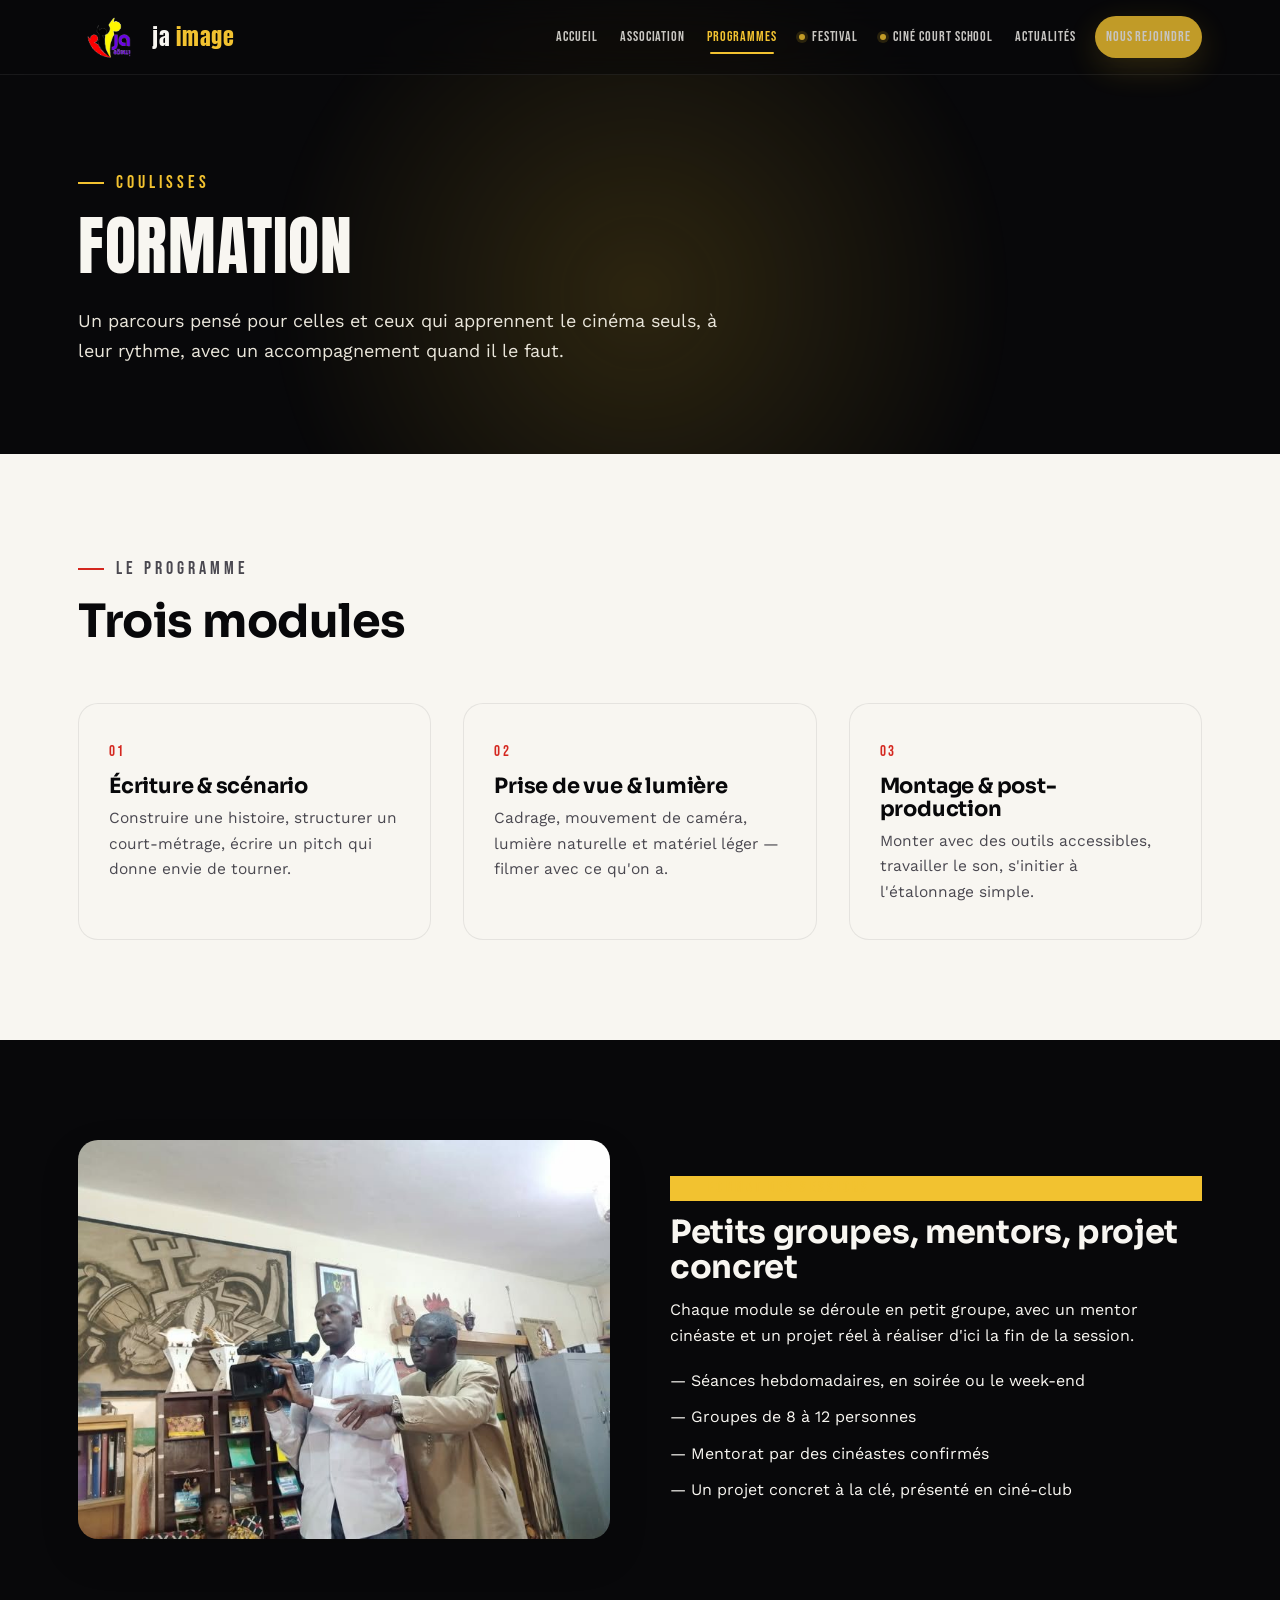
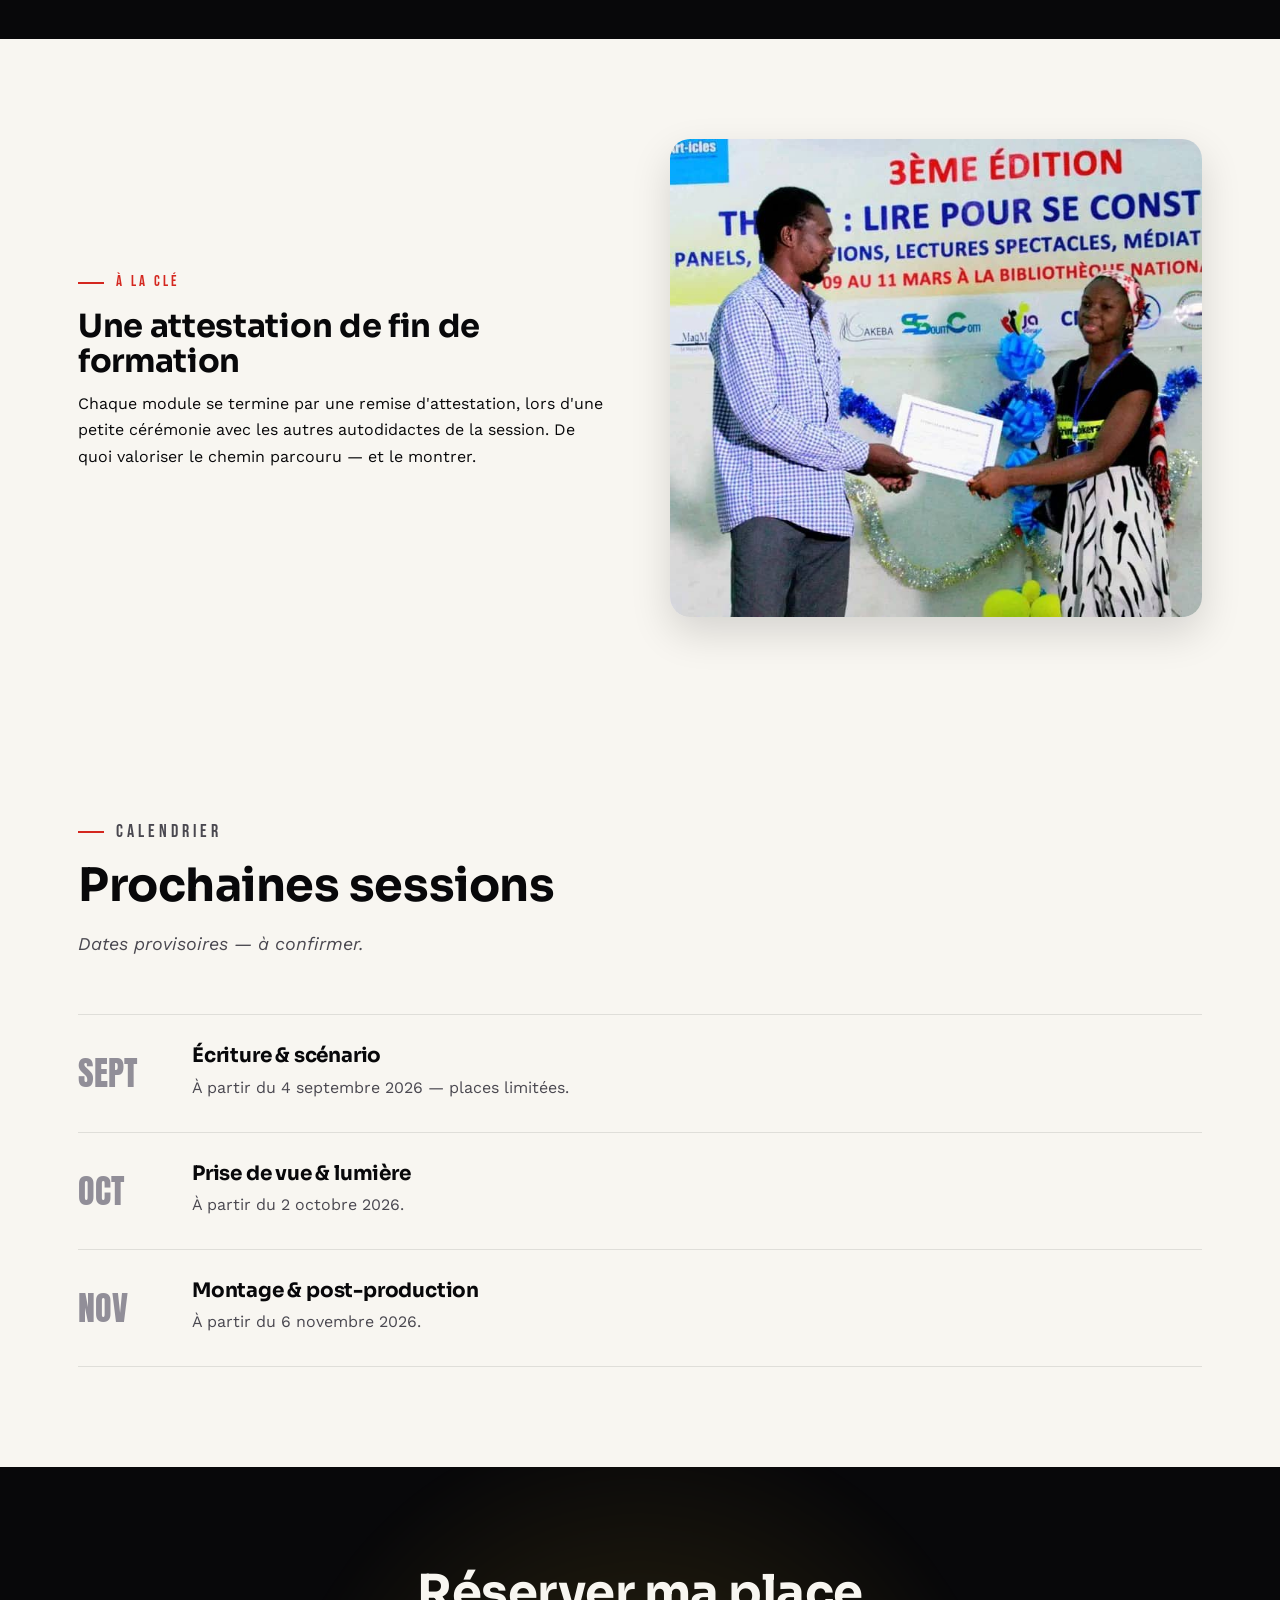
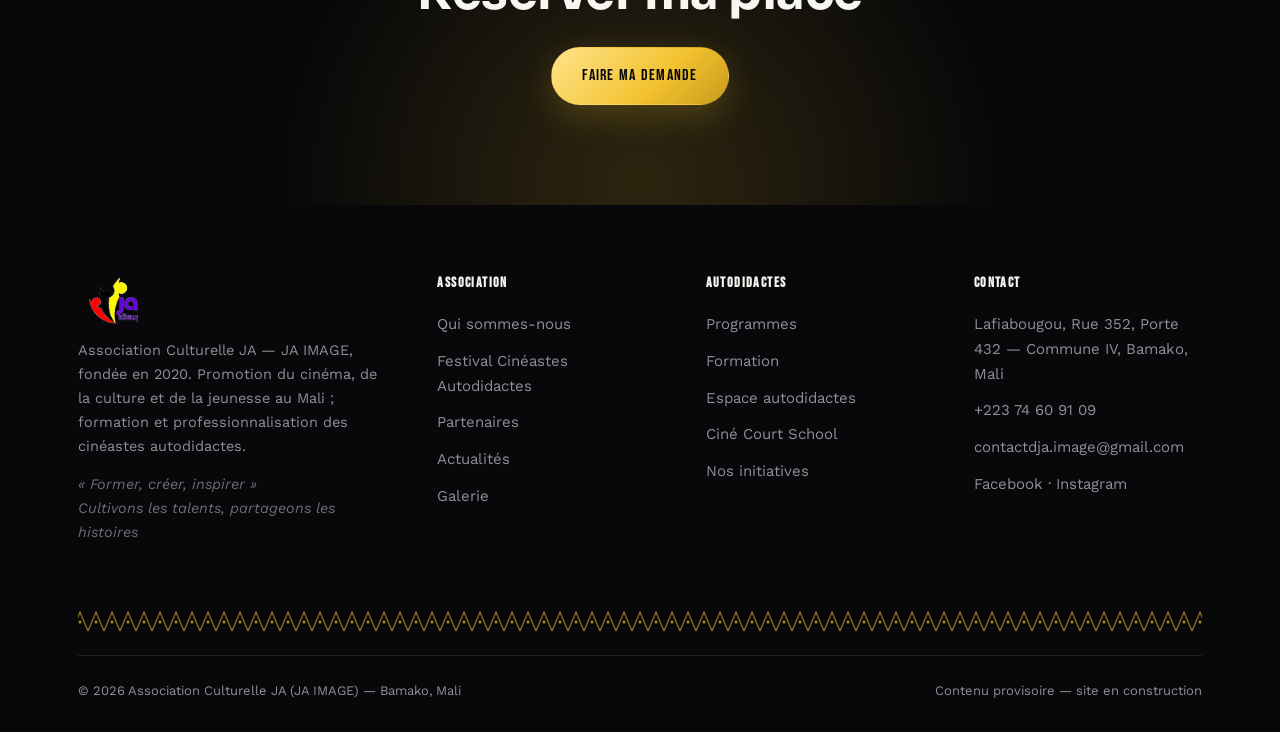
<file: formation.html>
<!DOCTYPE html>
<html lang="fr">
<head>
<meta charset="UTF-8">
<meta name="viewport" content="width=device-width, initial-scale=1.0">
<title>Formation — JA IMAGE</title>
<meta name="description" content="Le programme de formation de JA IMAGE pour cinéastes autodidactes : écriture, prise de vue, montage.">
<link rel="icon" href="assets/logo.png">
<link rel="preconnect" href="https://fonts.googleapis.com">
<link rel="preconnect" href="https://fonts.gstatic.com" crossorigin>
<link href="https://fonts.googleapis.com/css2?family=Anton&family=Bebas+Neue&family=Sora:wght@600;700;800&family=Work+Sans:wght@400;500;600&display=swap" rel="stylesheet">
<link rel="stylesheet" href="css/style.css?v=1784120706">
</head>
<body>

<header class="site-header">
  <div class="container">
    <a href="index.html" class="brand">
      <img src="assets/logo.png" alt="JA IMAGE">
      <span>ja <em>image</em></span>
    </a>
    <nav class="nav-list">
        <a href="index.html">Accueil</a>
        <a href="association.html">Association</a>
        <a href="programmes.html" class="active">Programmes</a>
        <a href="festival.html" class="flagship">Festival</a>
        <a href="concours.html" class="flagship">Ciné Court School</a>
        <a href="actualites.html">Actualités</a>
        <a href="contact.html" class="nav-cta">Nous rejoindre</a>
    </nav>
    <button class="nav-toggle" aria-label="Menu">☰</button>
  </div>
</header>

<section class="pagehero">
  <div class="mesh-glow"></div>
  <div class="container">
    <p class="eyebrow">Coulisses</p>
    <h1>FORMATION</h1>
    <p>Un parcours pensé pour celles et ceux qui apprennent le cinéma seuls, à leur rythme, avec un accompagnement quand il le faut.</p>
  </div>
</section>

<section class="reveal">
  <div class="container">
    <div class="section-head">
      <p class="eyebrow">Le programme</p>
      <h2>Trois modules</h2>
    </div>
    <div class="grid grid--3">
      <div class="card"><span class="num">01</span><h3>Écriture &amp; scénario</h3><p>Construire une histoire, structurer un court-métrage, écrire un pitch qui donne envie de tourner.</p></div>
      <div class="card"><span class="num">02</span><h3>Prise de vue &amp; lumière</h3><p>Cadrage, mouvement de caméra, lumière naturelle et matériel léger — filmer avec ce qu'on a.</p></div>
      <div class="card"><span class="num">03</span><h3>Montage &amp; post-production</h3><p>Monter avec des outils accessibles, travailler le son, s'initier à l'étalonnage simple.</p></div>
    </div>
  </div>
</section>

<section class="section--dark reveal">
  <div class="container two-col">
    <img src="assets/photos/camera_mentorship.jpg" alt="Mentorat caméra">
    <div>
      <p class="eyebrow">Format des sessions</p>
      <h2 style="font-size:32px;">Petits groupes, mentors, projet concret</h2>
      <p>Chaque module se déroule en petit groupe, avec un mentor cinéaste et un projet réel à réaliser d'ici la fin de la session.</p>
      <ul style="display:flex;flex-direction:column;gap:10px;margin-top:18px;">
        <li>— Séances hebdomadaires, en soirée ou le week-end</li>
        <li>— Groupes de 8 à 12 personnes</li>
        <li>— Mentorat par des cinéastes confirmés</li>
        <li>— Un projet concret à la clé, présenté en ciné-club</li>
      </ul>
    </div>
  </div>
</section>

<section class="reveal">
  <div class="container two-col">
    <div>
      <p class="eyebrow">À la clé</p>
      <h2 style="font-size:32px;">Une attestation de fin de formation</h2>
      <p>Chaque module se termine par une remise d'attestation, lors d'une petite cérémonie avec les autres autodidactes de la session. De quoi valoriser le chemin parcouru — et le montrer.</p>
    </div>
    <img src="assets/photos/certificate_ceremony.jpg" alt="Remise d'attestation">
  </div>
</section>

<section class="reveal">
  <div class="container">
    <div class="section-head">
      <p class="eyebrow">Calendrier</p>
      <h2>Prochaines sessions</h2>
      <p><em>Dates provisoires — à confirmer.</em></p>
    </div>
    <div class="steps">
      <div class="step"><span class="n">SEPT</span><div><h3>Écriture &amp; scénario</h3><p>À partir du 4 septembre 2026 — places limitées.</p></div></div>
      <div class="step"><span class="n">OCT</span><div><h3>Prise de vue &amp; lumière</h3><p>À partir du 2 octobre 2026.</p></div></div>
      <div class="step"><span class="n">NOV</span><div><h3>Montage &amp; post-production</h3><p>À partir du 6 novembre 2026.</p></div></div>
    </div>
  </div>
</section>

<section class="cta-band reveal">
  <div class="mesh-glow"></div>
  <div class="container">
    <h2>Réserver ma place</h2>
    <a href="ressources.html" class="btn btn--primary" style="margin-top:10px;">Faire ma demande</a>
  </div>
</section>

<footer class="site-footer">
  <div class="container">
    <div class="footer-grid">
      <div class="footer-brand">
        <img src="assets/logo.png" alt="JA IMAGE">
        <p>Association Culturelle JA — JA IMAGE, fondée en 2020. Promotion du cinéma, de la culture et de la jeunesse au Mali ; formation et professionnalisation des cinéastes autodidactes.</p>
        <p style="font-style:italic;opacity:.75;margin-top:10px;">« Former, créer, inspirer »<br>Cultivons les talents, partageons les histoires</p>
      </div>
      <div>
        <h4>Association</h4>
        <a href="association.html">Qui sommes-nous</a>
        <a href="festival.html">Festival Cinéastes Autodidactes</a>
        <a href="partenaires.html">Partenaires</a>
        <a href="actualites.html">Actualités</a>
        <a href="galerie.html">Galerie</a>
      </div>
      <div>
        <h4>Autodidactes</h4>
        <a href="programmes.html">Programmes</a>
        <a href="formation.html">Formation</a>
        <a href="ressources.html">Espace autodidactes</a>
        <a href="concours.html">Ciné Court School</a>
        <a href="initiatives.html">Nos initiatives</a>
      </div>
      <div>
        <h4>Contact</h4>
        <a href="contact.html">Lafiabougou, Rue 352, Porte 432 — Commune IV, Bamako, Mali</a>
        <a href="tel:+22374609109">+223 74 60 91 09</a>
        <a href="mailto:contactdja.image@gmail.com">contactdja.image@gmail.com</a>
        <a href="#">Facebook · Instagram</a>
      </div>
    </div>
    <div class="bogolan-band" style="margin-bottom:24px;"></div>
    <div class="footer-bottom">
      <span>© <span class="year"></span> Association Culturelle JA (JA IMAGE) — Bamako, Mali</span>
      <span>Contenu provisoire — site en construction</span>
    </div>
  </div>
</footer>
<script src="js/main.js?v=1784120706"></script>
</body>
</html>
</file>
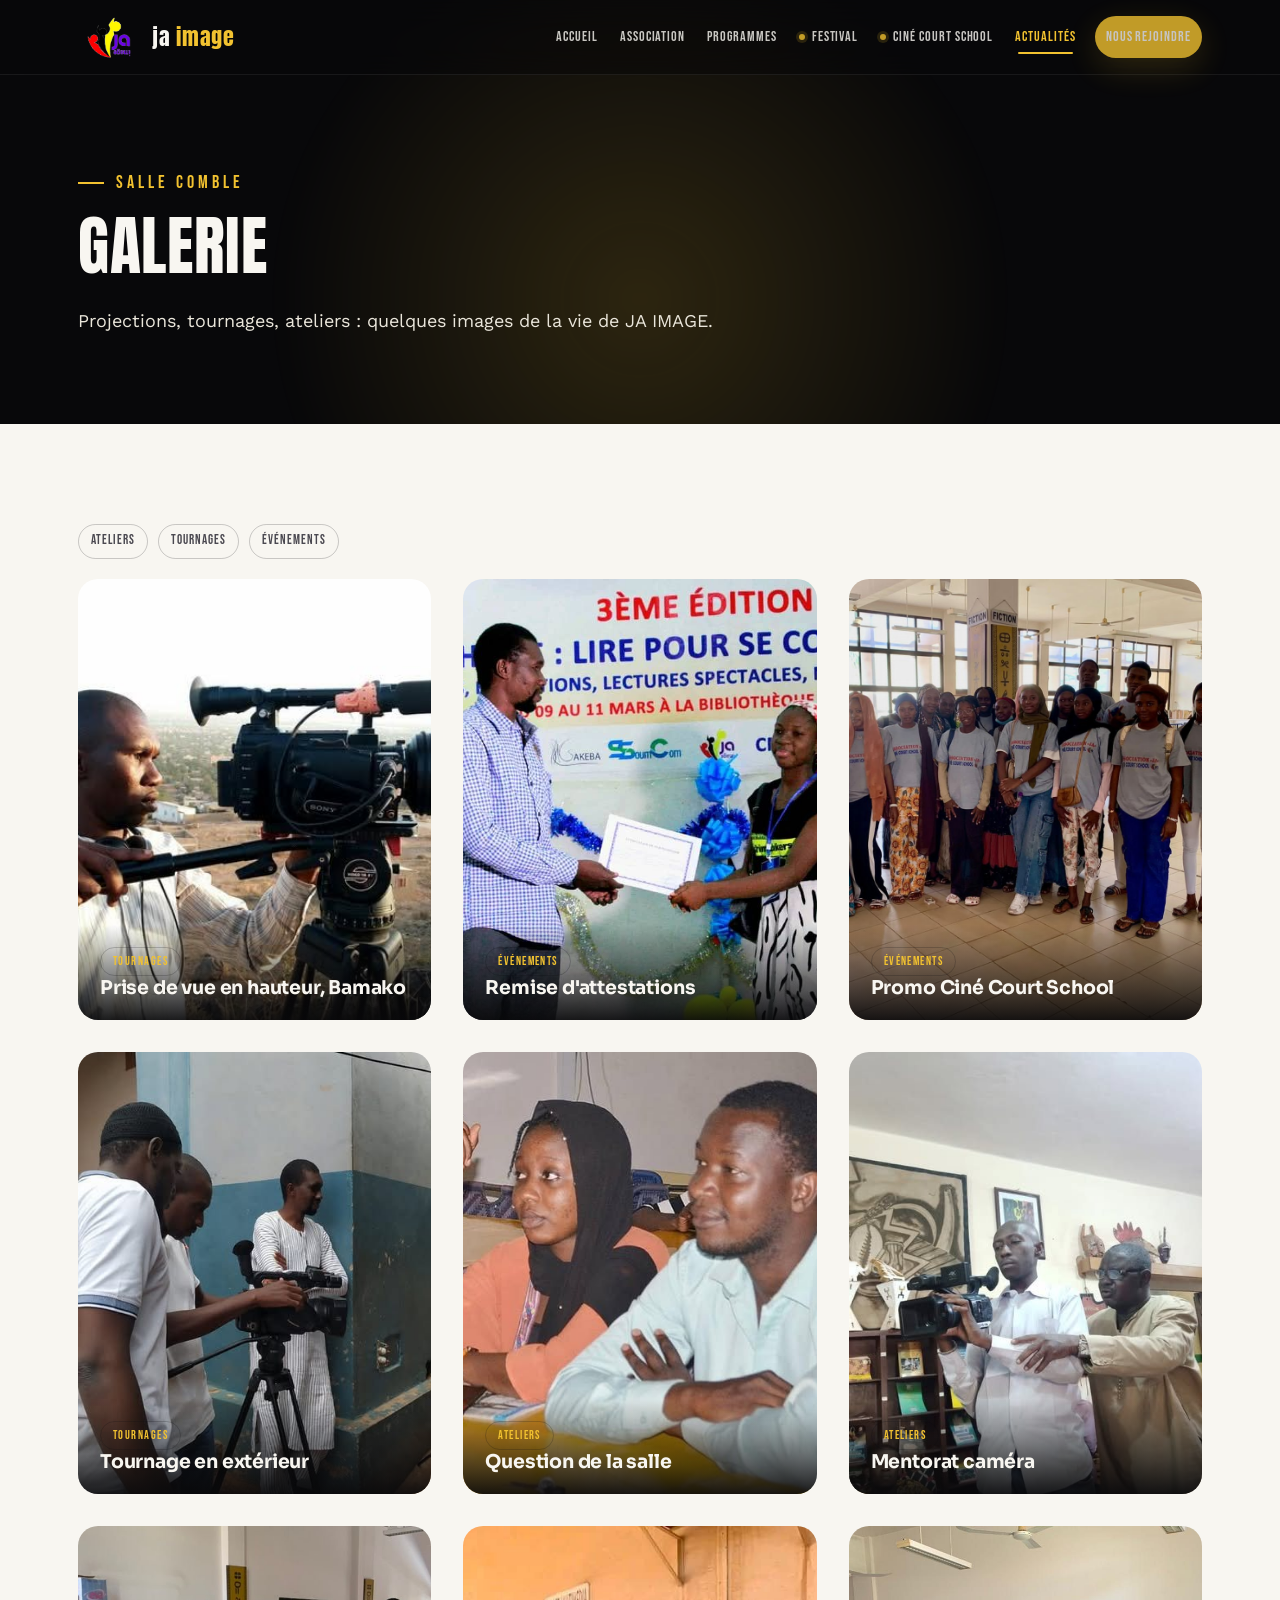
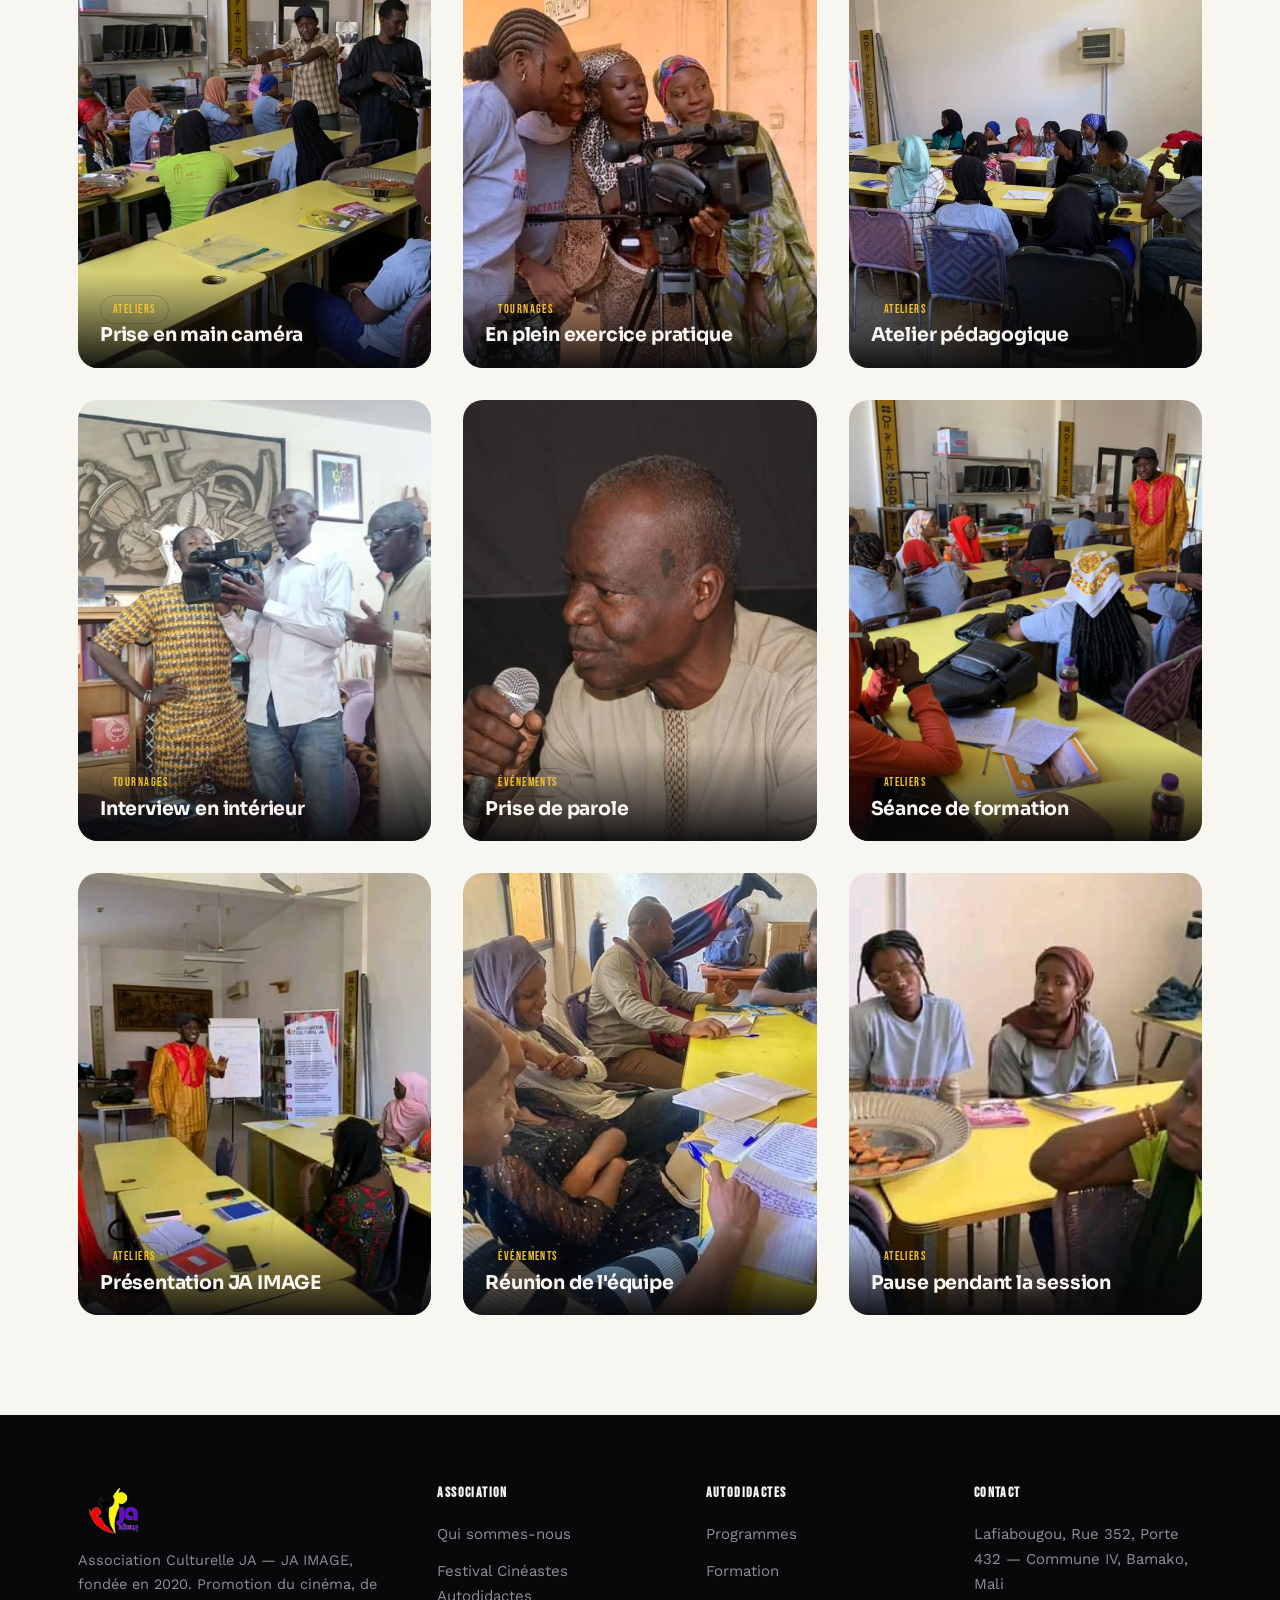
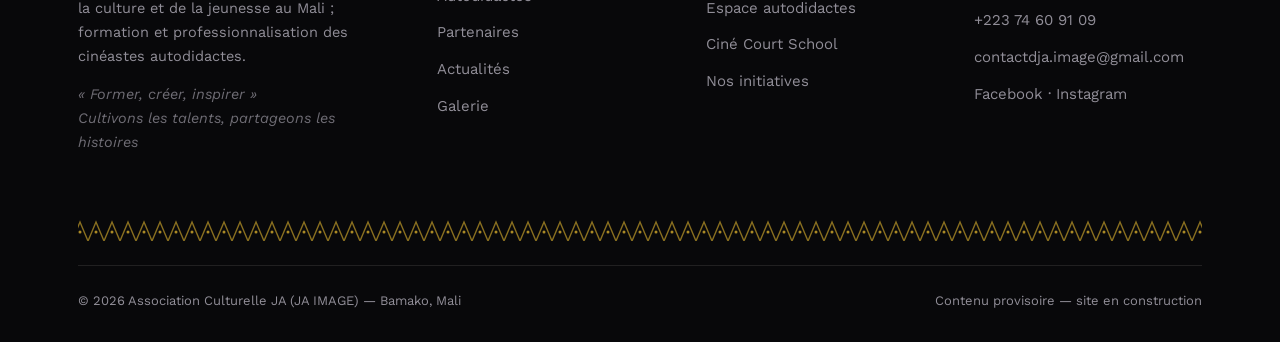
<file: galerie.html>
<!DOCTYPE html>
<html lang="fr">
<head>
<meta charset="UTF-8">
<meta name="viewport" content="width=device-width, initial-scale=1.0">
<title>Galerie — JA IMAGE</title>
<meta name="description" content="Galerie photos de JA IMAGE : projections, tournages, ateliers et événements.">
<link rel="icon" href="assets/logo.png">
<link rel="preconnect" href="https://fonts.googleapis.com">
<link rel="preconnect" href="https://fonts.gstatic.com" crossorigin>
<link href="https://fonts.googleapis.com/css2?family=Anton&family=Bebas+Neue&family=Sora:wght@600;700;800&family=Work+Sans:wght@400;500;600&display=swap" rel="stylesheet">
<link rel="stylesheet" href="css/style.css?v=1784120706">
</head>
<body>

<header class="site-header">
  <div class="container">
    <a href="index.html" class="brand">
      <img src="assets/logo.png" alt="JA IMAGE">
      <span>ja <em>image</em></span>
    </a>
    <nav class="nav-list">
        <a href="index.html">Accueil</a>
        <a href="association.html">Association</a>
        <a href="programmes.html">Programmes</a>
        <a href="festival.html" class="flagship">Festival</a>
        <a href="concours.html" class="flagship">Ciné Court School</a>
        <a href="actualites.html" class="active">Actualités</a>
        <a href="contact.html" class="nav-cta">Nous rejoindre</a>
    </nav>
    <button class="nav-toggle" aria-label="Menu">☰</button>
  </div>
</header>

<section class="pagehero">
  <div class="mesh-glow"></div>
  <div class="container">
    <p class="eyebrow">Salle comble</p>
    <h1>GALERIE</h1>
    <p>Projections, tournages, ateliers : quelques images de la vie de JA IMAGE.</p>
  </div>
</section>

<section class="reveal">
  <div class="container">
    <div class="tag-row">
      <span class="tag">Ateliers</span><span class="tag">Tournages</span><span class="tag">Événements</span>
    </div>
    <div class="grid grid--3">
      
      <div class="imgcard"><img src="assets/photos/hilltop_camera.jpg" alt="Prise de vue en hauteur, Bamako"><div class="imgcard__label"><span class="tag">Tournages</span><h3>Prise de vue en hauteur, Bamako</h3></div></div>

      <div class="imgcard"><img src="assets/photos/certificate_ceremony.jpg" alt="Remise d'attestations"><div class="imgcard__label"><span class="tag">Événements</span><h3>Remise d'attestations</h3></div></div>

      <div class="imgcard"><img src="assets/photos/group_library.jpg" alt="Promo Ciné Court School"><div class="imgcard__label"><span class="tag">Événements</span><h3>Promo Ciné Court School</h3></div></div>

      <div class="imgcard"><img src="assets/photos/outdoor_filming.jpg" alt="Tournage en extérieur"><div class="imgcard__label"><span class="tag">Tournages</span><h3>Tournage en extérieur</h3></div></div>

      <div class="imgcard"><img src="assets/photos/students_qa.jpg" alt="Question de la salle"><div class="imgcard__label"><span class="tag">Ateliers</span><h3>Question de la salle</h3></div></div>

      <div class="imgcard"><img src="assets/photos/camera_mentorship.jpg" alt="Mentorat caméra"><div class="imgcard__label"><span class="tag">Ateliers</span><h3>Mentorat caméra</h3></div></div>

      <div class="imgcard"><img src="assets/photos/classroom_camop.jpg" alt="Prise en main caméra"><div class="imgcard__label"><span class="tag">Ateliers</span><h3>Prise en main caméra</h3></div></div>

      <div class="imgcard"><img src="assets/photos/camera_training.jpg" alt="En plein exercice pratique"><div class="imgcard__label"><span class="tag">Tournages</span><h3>En plein exercice pratique</h3></div></div>

      <div class="imgcard"><img src="assets/photos/classroom_flipchart.jpg" alt="Atelier pédagogique"><div class="imgcard__label"><span class="tag">Ateliers</span><h3>Atelier pédagogique</h3></div></div>

      <div class="imgcard"><img src="assets/photos/camera_artwall.jpg" alt="Interview en intérieur"><div class="imgcard__label"><span class="tag">Tournages</span><h3>Interview en intérieur</h3></div></div>

      <div class="imgcard"><img src="assets/photos/speaker_mic.jpg" alt="Prise de parole"><div class="imgcard__label"><span class="tag">Événements</span><h3>Prise de parole</h3></div></div>

      <div class="imgcard"><img src="assets/photos/classroom_wide1.jpg" alt="Séance de formation"><div class="imgcard__label"><span class="tag">Ateliers</span><h3>Séance de formation</h3></div></div>

      <div class="imgcard"><img src="assets/photos/classroom_banner.jpg" alt="Présentation JA IMAGE"><div class="imgcard__label"><span class="tag">Ateliers</span><h3>Présentation JA IMAGE</h3></div></div>

      <div class="imgcard"><img src="assets/photos/adults_table2.jpg" alt="Réunion de l'équipe"><div class="imgcard__label"><span class="tag">Événements</span><h3>Réunion de l'équipe</h3></div></div>

      <div class="imgcard"><img src="assets/photos/desks_snacks.jpg" alt="Pause pendant la session"><div class="imgcard__label"><span class="tag">Ateliers</span><h3>Pause pendant la session</h3></div></div>
    </div>
  </div>
</section>

<footer class="site-footer">
  <div class="container">
    <div class="footer-grid">
      <div class="footer-brand">
        <img src="assets/logo.png" alt="JA IMAGE">
        <p>Association Culturelle JA — JA IMAGE, fondée en 2020. Promotion du cinéma, de la culture et de la jeunesse au Mali ; formation et professionnalisation des cinéastes autodidactes.</p>
        <p style="font-style:italic;opacity:.75;margin-top:10px;">« Former, créer, inspirer »<br>Cultivons les talents, partageons les histoires</p>
      </div>
      <div>
        <h4>Association</h4>
        <a href="association.html">Qui sommes-nous</a>
        <a href="festival.html">Festival Cinéastes Autodidactes</a>
        <a href="partenaires.html">Partenaires</a>
        <a href="actualites.html">Actualités</a>
        <a href="galerie.html">Galerie</a>
      </div>
      <div>
        <h4>Autodidactes</h4>
        <a href="programmes.html">Programmes</a>
        <a href="formation.html">Formation</a>
        <a href="ressources.html">Espace autodidactes</a>
        <a href="concours.html">Ciné Court School</a>
        <a href="initiatives.html">Nos initiatives</a>
      </div>
      <div>
        <h4>Contact</h4>
        <a href="contact.html">Lafiabougou, Rue 352, Porte 432 — Commune IV, Bamako, Mali</a>
        <a href="tel:+22374609109">+223 74 60 91 09</a>
        <a href="mailto:contactdja.image@gmail.com">contactdja.image@gmail.com</a>
        <a href="#">Facebook · Instagram</a>
      </div>
    </div>
    <div class="bogolan-band" style="margin-bottom:24px;"></div>
    <div class="footer-bottom">
      <span>© <span class="year"></span> Association Culturelle JA (JA IMAGE) — Bamako, Mali</span>
      <span>Contenu provisoire — site en construction</span>
    </div>
  </div>
</footer>
<script src="js/main.js?v=1784120706"></script>
</body>
</html>
</file>
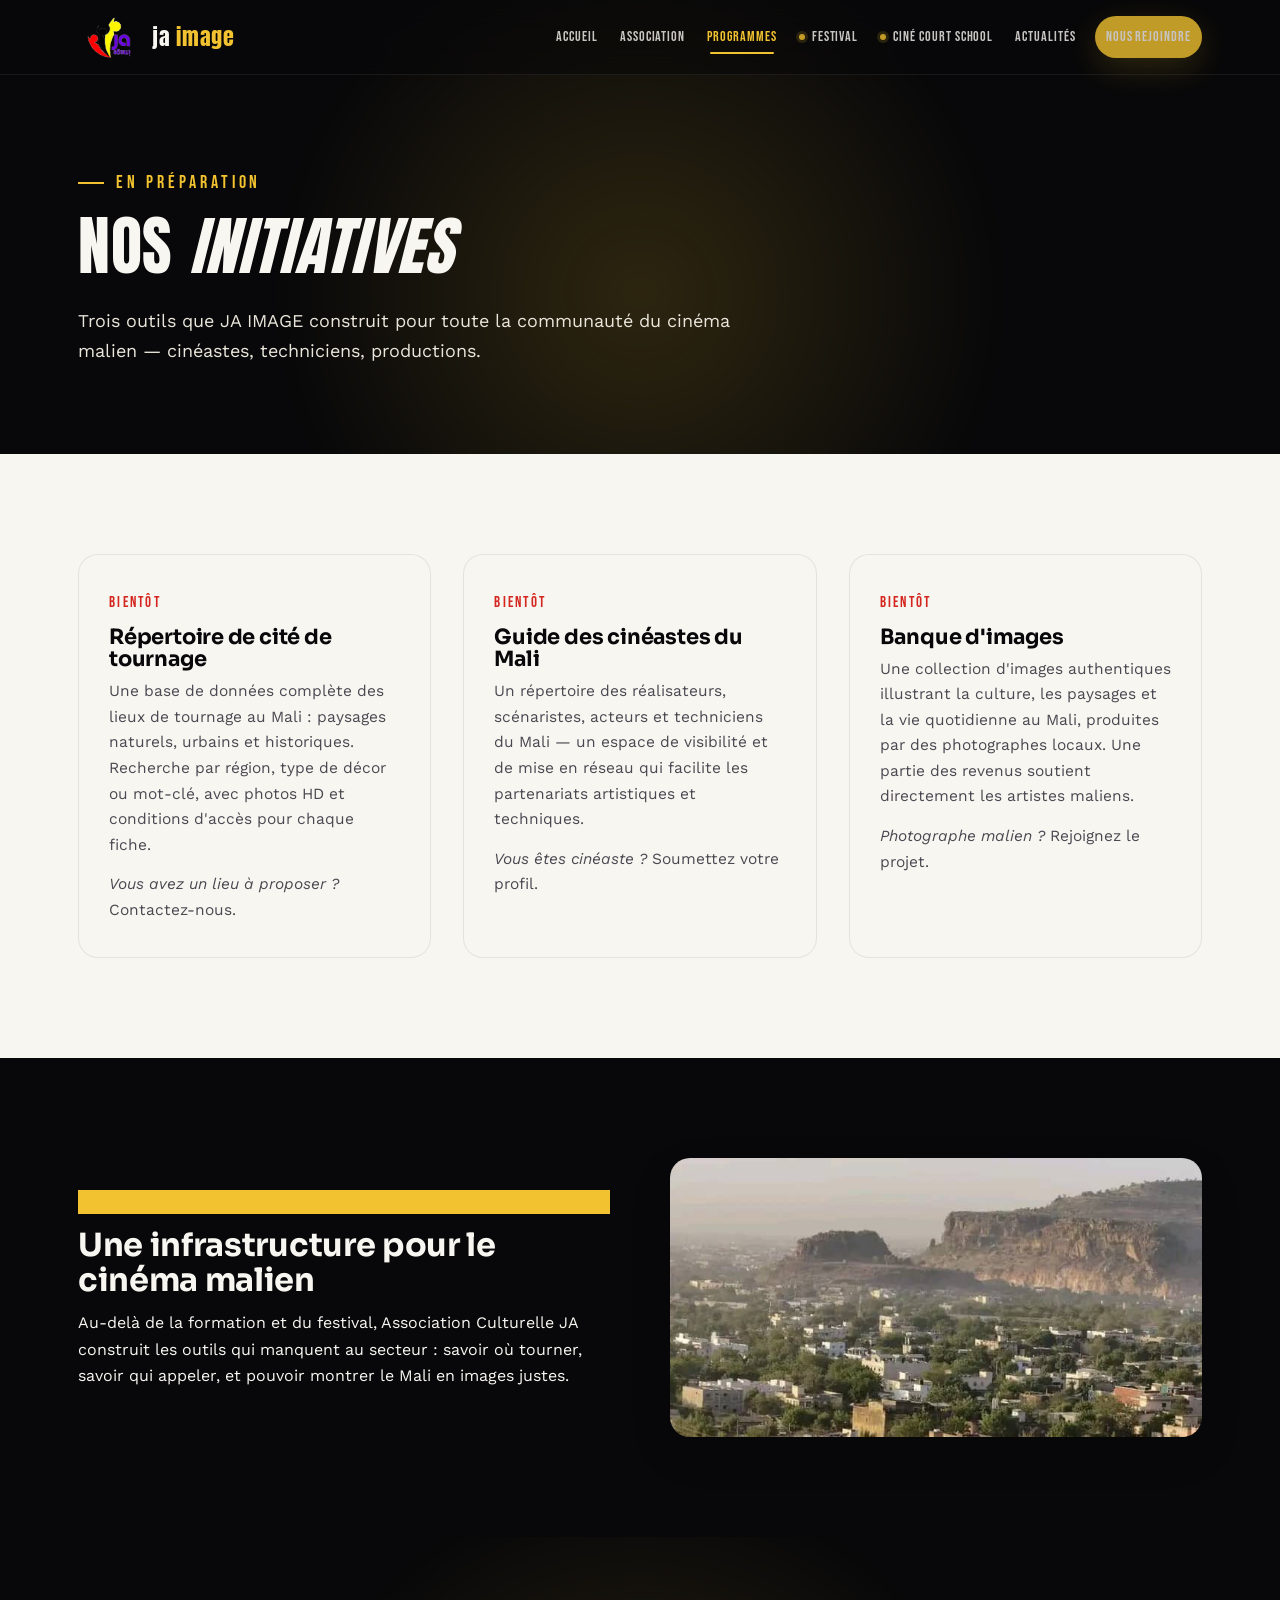
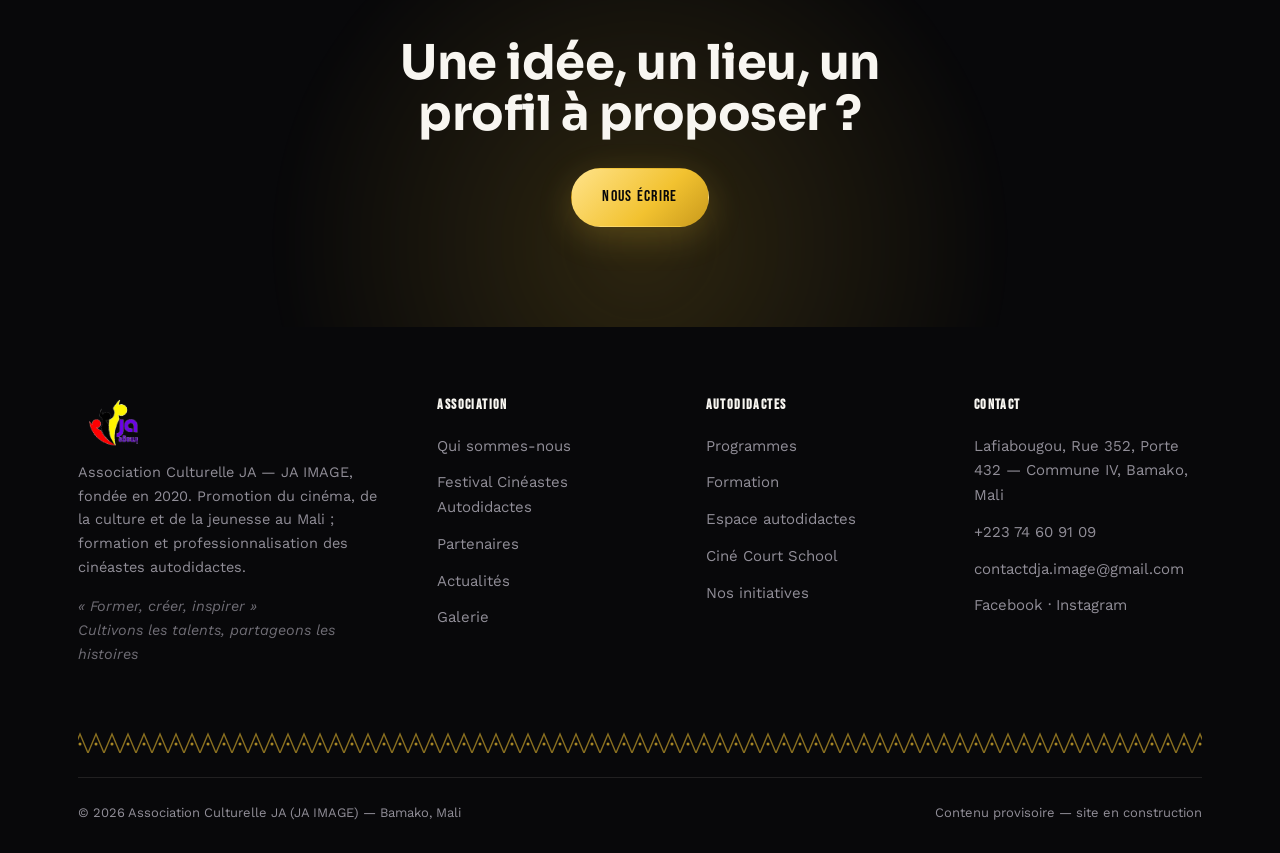
<file: initiatives.html>
<!DOCTYPE html>
<html lang="fr">
<head>
<meta charset="UTF-8">
<meta name="viewport" content="width=device-width, initial-scale=1.0">
<title>Nos initiatives — JA IMAGE</title>
<meta name="description" content="Répertoire de tournage, guide des cinéastes et banque d'images : les initiatives à venir de JA IMAGE.">
<link rel="icon" href="assets/logo.png">
<link rel="preconnect" href="https://fonts.googleapis.com">
<link rel="preconnect" href="https://fonts.gstatic.com" crossorigin>
<link href="https://fonts.googleapis.com/css2?family=Anton&family=Bebas+Neue&family=Sora:wght@600;700;800&family=Work+Sans:wght@400;500;600&display=swap" rel="stylesheet">
<link rel="stylesheet" href="css/style.css?v=1784120706">
</head>
<body>

<header class="site-header">
  <div class="container">
    <a href="index.html" class="brand">
      <img src="assets/logo.png" alt="JA IMAGE">
      <span>ja <em>image</em></span>
    </a>
    <nav class="nav-list">
        <a href="index.html">Accueil</a>
        <a href="association.html">Association</a>
        <a href="programmes.html" class="active">Programmes</a>
        <a href="festival.html" class="flagship">Festival</a>
        <a href="concours.html" class="flagship">Ciné Court School</a>
        <a href="actualites.html">Actualités</a>
        <a href="contact.html" class="nav-cta">Nous rejoindre</a>
    </nav>
    <button class="nav-toggle" aria-label="Menu">☰</button>
  </div>
</header>

<section class="pagehero">
  <div class="mesh-glow"></div>
  <div class="container">
    <p class="eyebrow">En préparation</p>
    <h1>NOS <em>INITIATIVES</em></h1>
    <p>Trois outils que JA IMAGE construit pour toute la communauté du cinéma malien — cinéastes, techniciens, productions.</p>
  </div>
</section>

<section class="reveal">
  <div class="container">
    <div class="grid grid--3">
      <div class="card">
        <span class="num">Bientôt</span>
        <h3>Répertoire de cité de tournage</h3>
        <p>Une base de données complète des lieux de tournage au Mali : paysages naturels, urbains et historiques. Recherche par région, type de décor ou mot-clé, avec photos HD et conditions d'accès pour chaque fiche.</p>
        <p style="margin-top:14px;color:var(--gris-fonce);"><em>Vous avez un lieu à proposer ?</em> <a href="contact.html">Contactez-nous</a>.</p>
      </div>
      <div class="card">
        <span class="num">Bientôt</span>
        <h3>Guide des cinéastes du Mali</h3>
        <p>Un répertoire des réalisateurs, scénaristes, acteurs et techniciens du Mali — un espace de visibilité et de mise en réseau qui facilite les partenariats artistiques et techniques.</p>
        <p style="margin-top:14px;color:var(--gris-fonce);"><em>Vous êtes cinéaste ?</em> <a href="contact.html">Soumettez votre profil</a>.</p>
      </div>
      <div class="card">
        <span class="num">Bientôt</span>
        <h3>Banque d'images</h3>
        <p>Une collection d'images authentiques illustrant la culture, les paysages et la vie quotidienne au Mali, produites par des photographes locaux. Une partie des revenus soutient directement les artistes maliens.</p>
        <p style="margin-top:14px;color:var(--gris-fonce);"><em>Photographe malien ?</em> <a href="contact.html">Rejoignez le projet</a>.</p>
      </div>
    </div>
  </div>
</section>

<section class="section--dark reveal">
  <div class="container two-col">
    <div>
      <p class="eyebrow">Pourquoi ces outils</p>
      <h2 style="font-size:32px;">Une infrastructure pour le cinéma malien</h2>
      <p>Au-delà de la formation et du festival, Association Culturelle JA construit les outils qui manquent au secteur : savoir où tourner, savoir qui appeler, et pouvoir montrer le Mali en images justes.</p>
    </div>
    <img src="assets/photos/landscape.jpg" alt="Paysage malien">
  </div>
</section>

<section class="cta-band reveal">
  <div class="mesh-glow"></div>
  <div class="container">
    <h2>Une idée, un lieu, un profil à proposer ?</h2>
    <a href="contact.html" class="btn btn--primary" style="margin-top:10px;">Nous écrire</a>
  </div>
</section>

<footer class="site-footer">
  <div class="container">
    <div class="footer-grid">
      <div class="footer-brand">
        <img src="assets/logo.png" alt="JA IMAGE">
        <p>Association Culturelle JA — JA IMAGE, fondée en 2020. Promotion du cinéma, de la culture et de la jeunesse au Mali ; formation et professionnalisation des cinéastes autodidactes.</p>
        <p style="font-style:italic;opacity:.75;margin-top:10px;">« Former, créer, inspirer »<br>Cultivons les talents, partageons les histoires</p>
      </div>
      <div>
        <h4>Association</h4>
        <a href="association.html">Qui sommes-nous</a>
        <a href="festival.html">Festival Cinéastes Autodidactes</a>
        <a href="partenaires.html">Partenaires</a>
        <a href="actualites.html">Actualités</a>
        <a href="galerie.html">Galerie</a>
      </div>
      <div>
        <h4>Autodidactes</h4>
        <a href="programmes.html">Programmes</a>
        <a href="formation.html">Formation</a>
        <a href="ressources.html">Espace autodidactes</a>
        <a href="concours.html">Ciné Court School</a>
        <a href="initiatives.html">Nos initiatives</a>
      </div>
      <div>
        <h4>Contact</h4>
        <a href="contact.html">Lafiabougou, Rue 352, Porte 432 — Commune IV, Bamako, Mali</a>
        <a href="tel:+22374609109">+223 74 60 91 09</a>
        <a href="mailto:contactdja.image@gmail.com">contactdja.image@gmail.com</a>
        <a href="#">Facebook · Instagram</a>
      </div>
    </div>
    <div class="bogolan-band" style="margin-bottom:24px;"></div>
    <div class="footer-bottom">
      <span>© <span class="year"></span> Association Culturelle JA (JA IMAGE) — Bamako, Mali</span>
      <span>Contenu provisoire — site en construction</span>
    </div>
  </div>
</footer>
<script src="js/main.js?v=1784120706"></script>
</body>
</html>
</file>
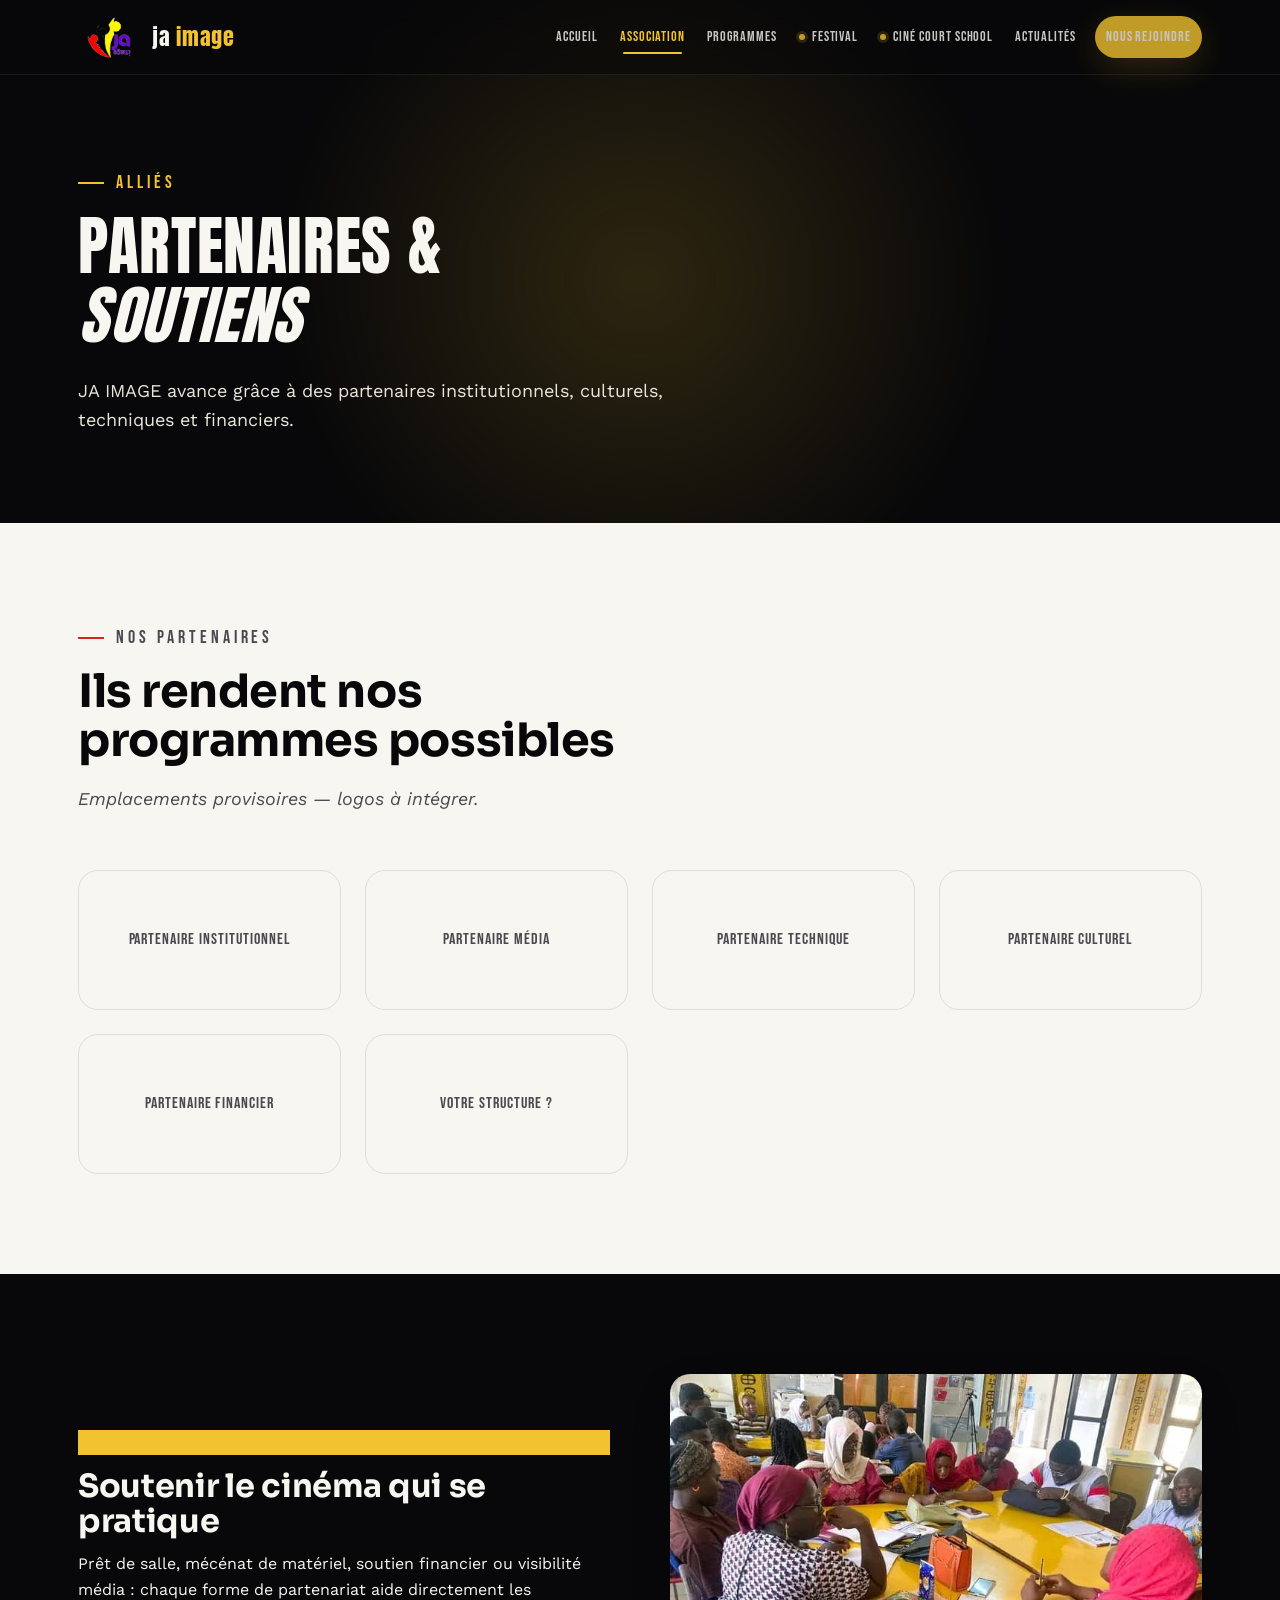
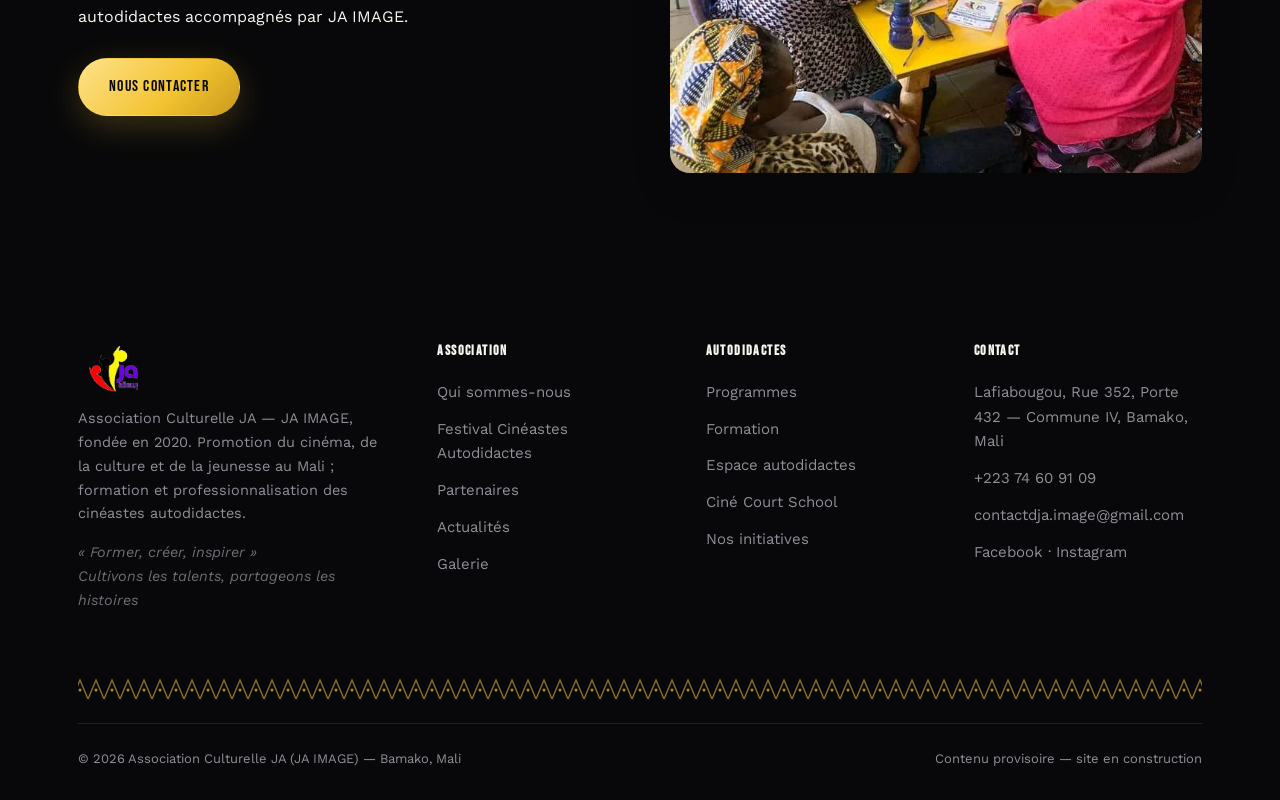
<file: partenaires.html>
<!DOCTYPE html>
<html lang="fr">
<head>
<meta charset="UTF-8">
<meta name="viewport" content="width=device-width, initial-scale=1.0">
<title>Partenaires — JA IMAGE</title>
<meta name="description" content="Devenez partenaire de JA IMAGE : soutien institutionnel, culturel, technique ou financier.">
<link rel="icon" href="assets/logo.png">
<link rel="preconnect" href="https://fonts.googleapis.com">
<link rel="preconnect" href="https://fonts.gstatic.com" crossorigin>
<link href="https://fonts.googleapis.com/css2?family=Anton&family=Bebas+Neue&family=Sora:wght@600;700;800&family=Work+Sans:wght@400;500;600&display=swap" rel="stylesheet">
<link rel="stylesheet" href="css/style.css?v=1784120706">
</head>
<body>

<header class="site-header">
  <div class="container">
    <a href="index.html" class="brand">
      <img src="assets/logo.png" alt="JA IMAGE">
      <span>ja <em>image</em></span>
    </a>
    <nav class="nav-list">
        <a href="index.html">Accueil</a>
        <a href="association.html" class="active">Association</a>
        <a href="programmes.html">Programmes</a>
        <a href="festival.html" class="flagship">Festival</a>
        <a href="concours.html" class="flagship">Ciné Court School</a>
        <a href="actualites.html">Actualités</a>
        <a href="contact.html" class="nav-cta">Nous rejoindre</a>
    </nav>
    <button class="nav-toggle" aria-label="Menu">☰</button>
  </div>
</header>

<section class="pagehero">
  <div class="mesh-glow"></div>
  <div class="container">
    <p class="eyebrow">Alliés</p>
    <h1>PARTENAIRES &amp; <em>SOUTIENS</em></h1>
    <p>JA IMAGE avance grâce à des partenaires institutionnels, culturels, techniques et financiers.</p>
  </div>
</section>

<section class="reveal">
  <div class="container">
    <div class="section-head">
      <p class="eyebrow">Nos partenaires</p>
      <h2>Ils rendent nos programmes possibles</h2>
      <p><em>Emplacements provisoires — logos à intégrer.</em></p>
    </div>
    <div class="partners-grid">
      <div class="partner-card">Partenaire institutionnel</div>
      <div class="partner-card">Partenaire média</div>
      <div class="partner-card">Partenaire technique</div>
      <div class="partner-card">Partenaire culturel</div>
      <div class="partner-card">Partenaire financier</div>
      <div class="partner-card">Votre structure ?</div>
    </div>
  </div>
</section>

<section class="section--dark reveal">
  <div class="container two-col">
    <div>
      <p class="eyebrow">Devenir partenaire</p>
      <h2 style="font-size:32px;">Soutenir le cinéma qui se pratique</h2>
      <p>Prêt de salle, mécénat de matériel, soutien financier ou visibilité média : chaque forme de partenariat aide directement les autodidactes accompagnés par JA IMAGE.</p>
      <a href="contact.html" class="btn btn--primary" style="margin-top:12px;">Nous contacter</a>
    </div>
    <img src="assets/photos/adults_table.jpg" alt="Réunion JA IMAGE">
  </div>
</section>

<footer class="site-footer">
  <div class="container">
    <div class="footer-grid">
      <div class="footer-brand">
        <img src="assets/logo.png" alt="JA IMAGE">
        <p>Association Culturelle JA — JA IMAGE, fondée en 2020. Promotion du cinéma, de la culture et de la jeunesse au Mali ; formation et professionnalisation des cinéastes autodidactes.</p>
        <p style="font-style:italic;opacity:.75;margin-top:10px;">« Former, créer, inspirer »<br>Cultivons les talents, partageons les histoires</p>
      </div>
      <div>
        <h4>Association</h4>
        <a href="association.html">Qui sommes-nous</a>
        <a href="festival.html">Festival Cinéastes Autodidactes</a>
        <a href="partenaires.html">Partenaires</a>
        <a href="actualites.html">Actualités</a>
        <a href="galerie.html">Galerie</a>
      </div>
      <div>
        <h4>Autodidactes</h4>
        <a href="programmes.html">Programmes</a>
        <a href="formation.html">Formation</a>
        <a href="ressources.html">Espace autodidactes</a>
        <a href="concours.html">Ciné Court School</a>
        <a href="initiatives.html">Nos initiatives</a>
      </div>
      <div>
        <h4>Contact</h4>
        <a href="contact.html">Lafiabougou, Rue 352, Porte 432 — Commune IV, Bamako, Mali</a>
        <a href="tel:+22374609109">+223 74 60 91 09</a>
        <a href="mailto:contactdja.image@gmail.com">contactdja.image@gmail.com</a>
        <a href="#">Facebook · Instagram</a>
      </div>
    </div>
    <div class="bogolan-band" style="margin-bottom:24px;"></div>
    <div class="footer-bottom">
      <span>© <span class="year"></span> Association Culturelle JA (JA IMAGE) — Bamako, Mali</span>
      <span>Contenu provisoire — site en construction</span>
    </div>
  </div>
</footer>
<script src="js/main.js?v=1784120706"></script>
</body>
</html>
</file>
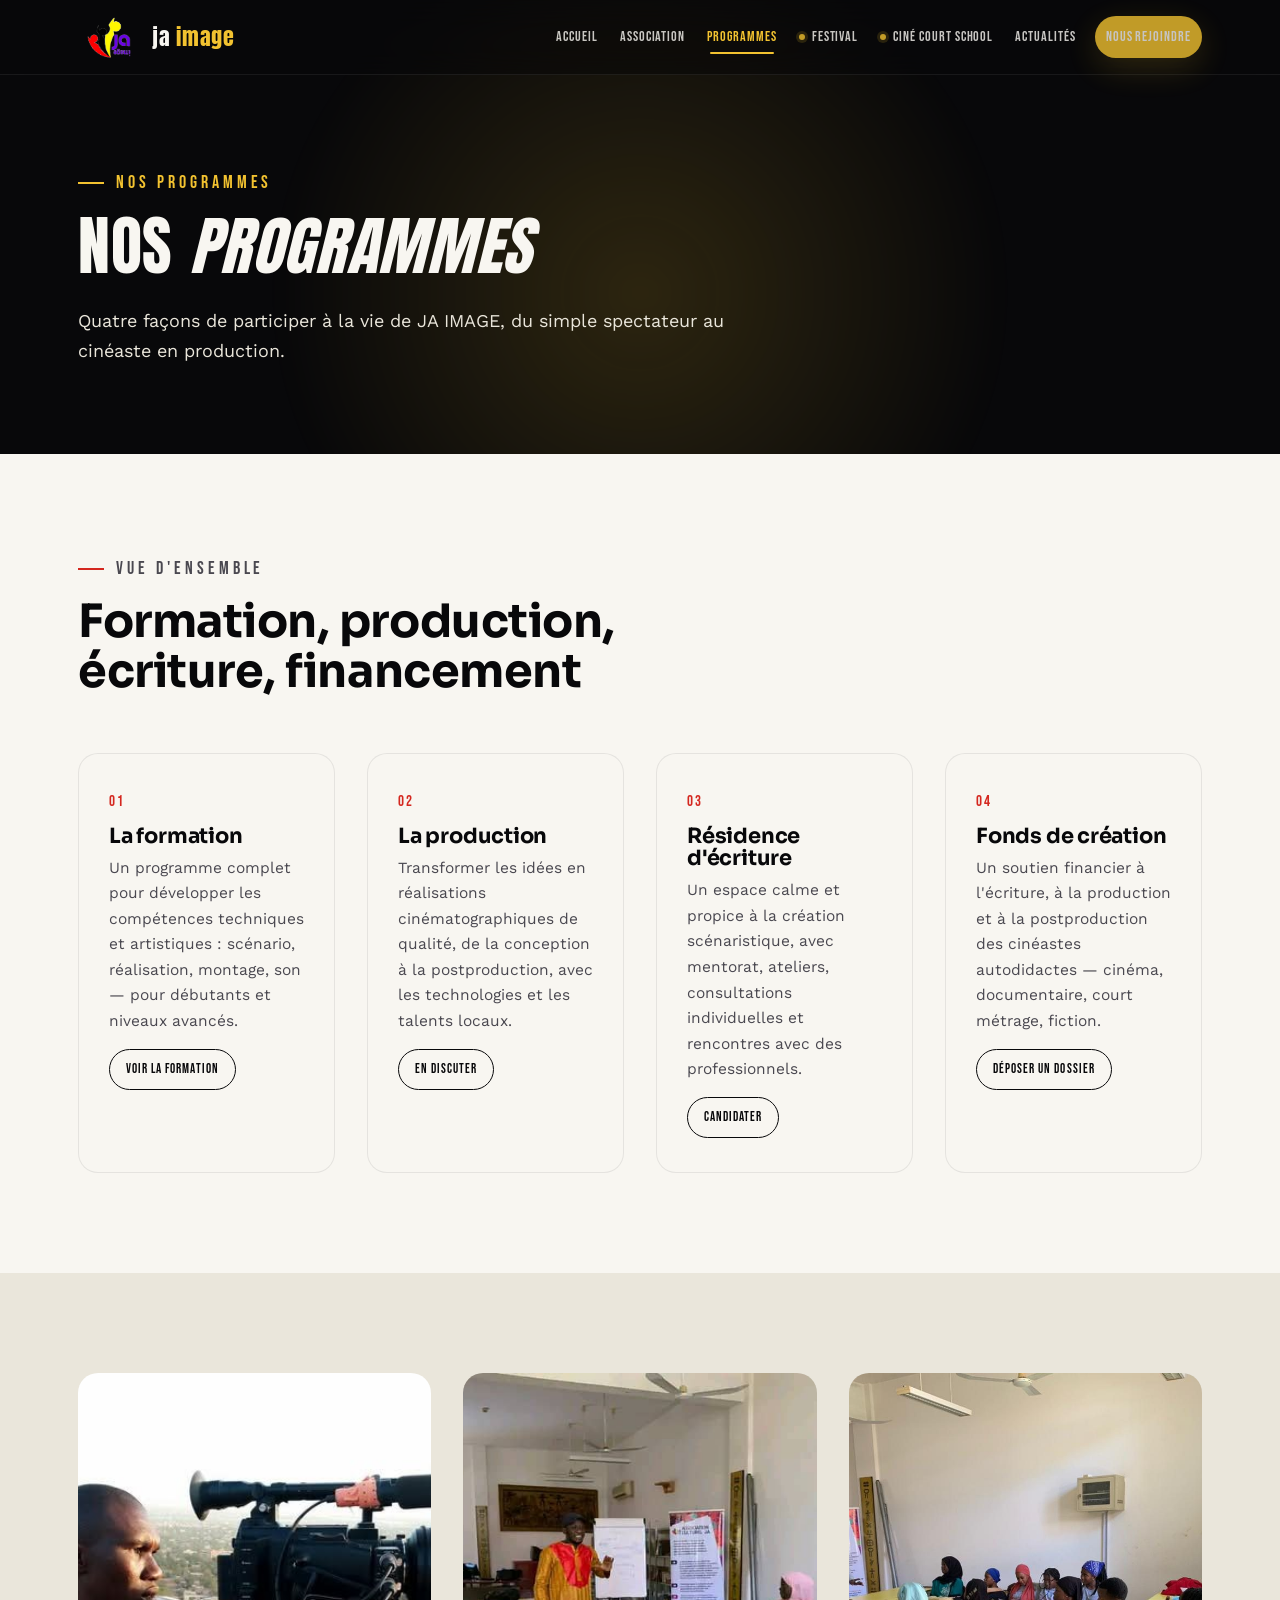
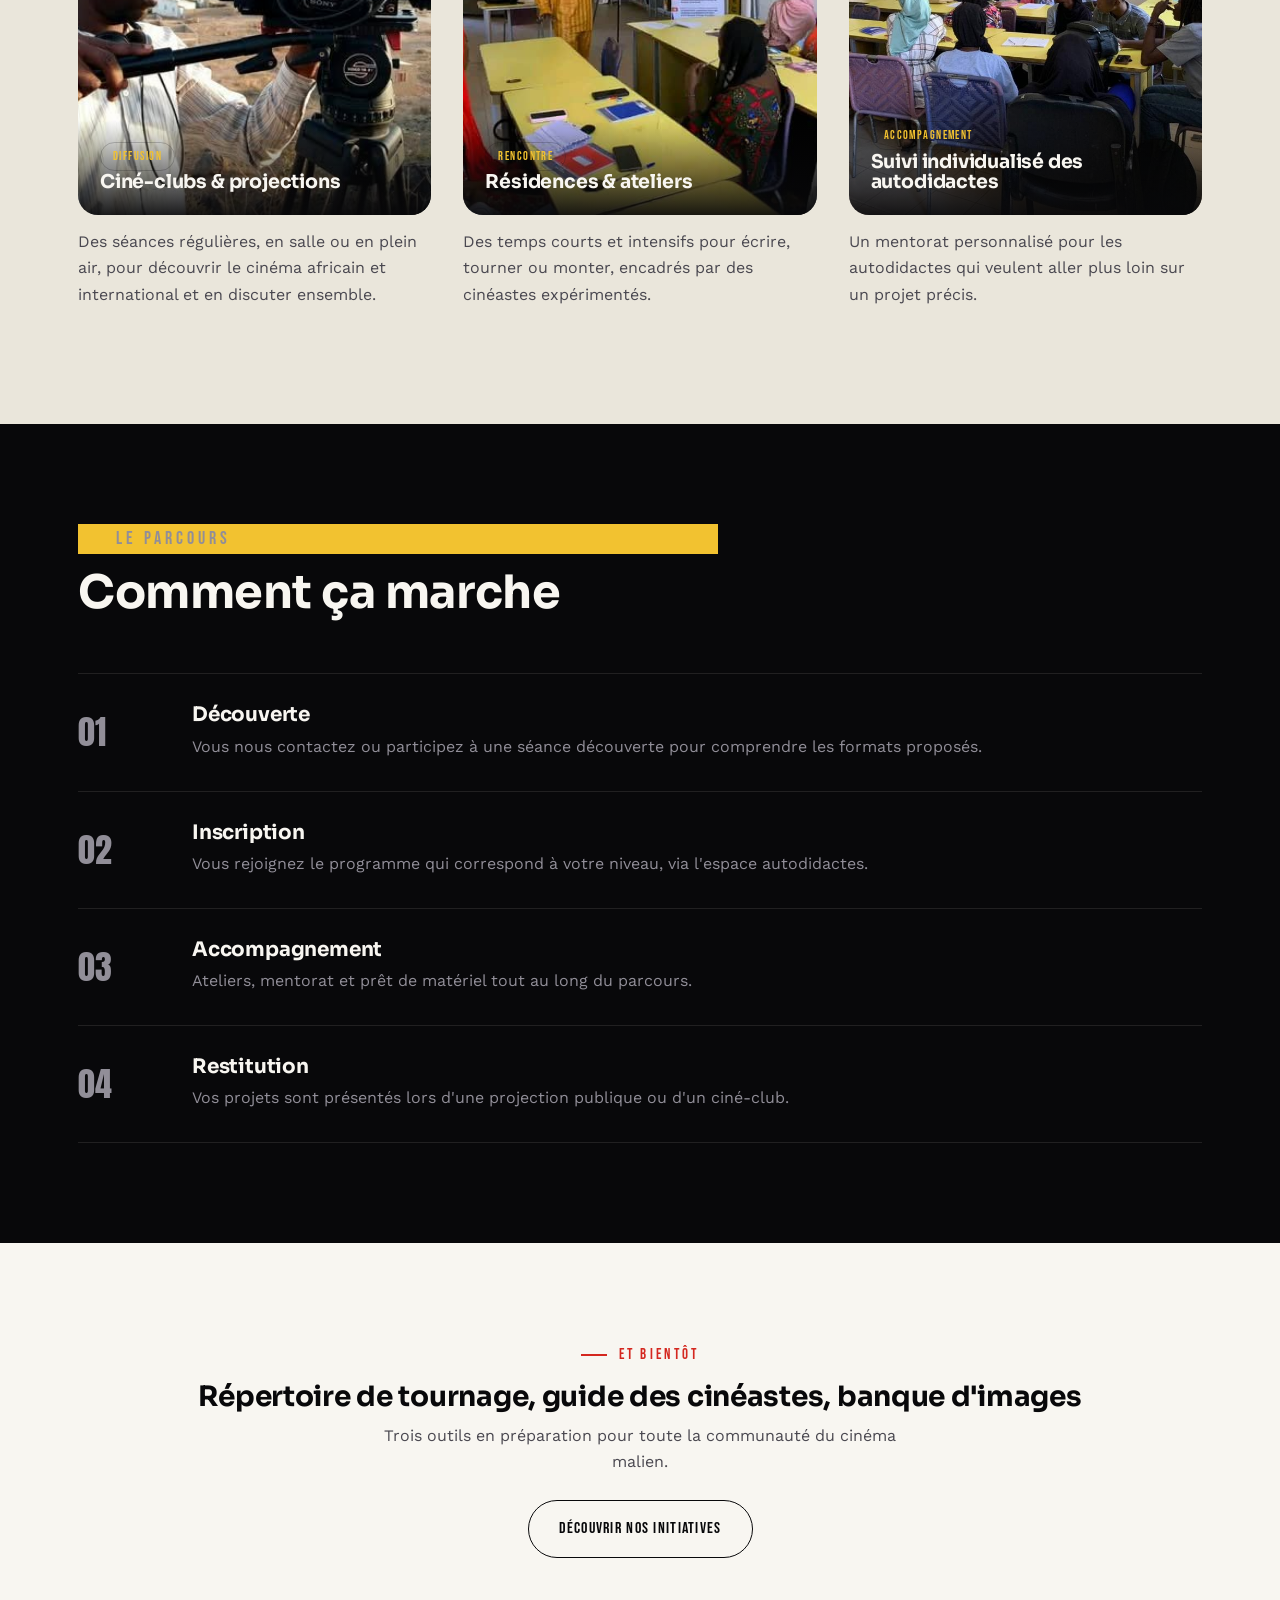
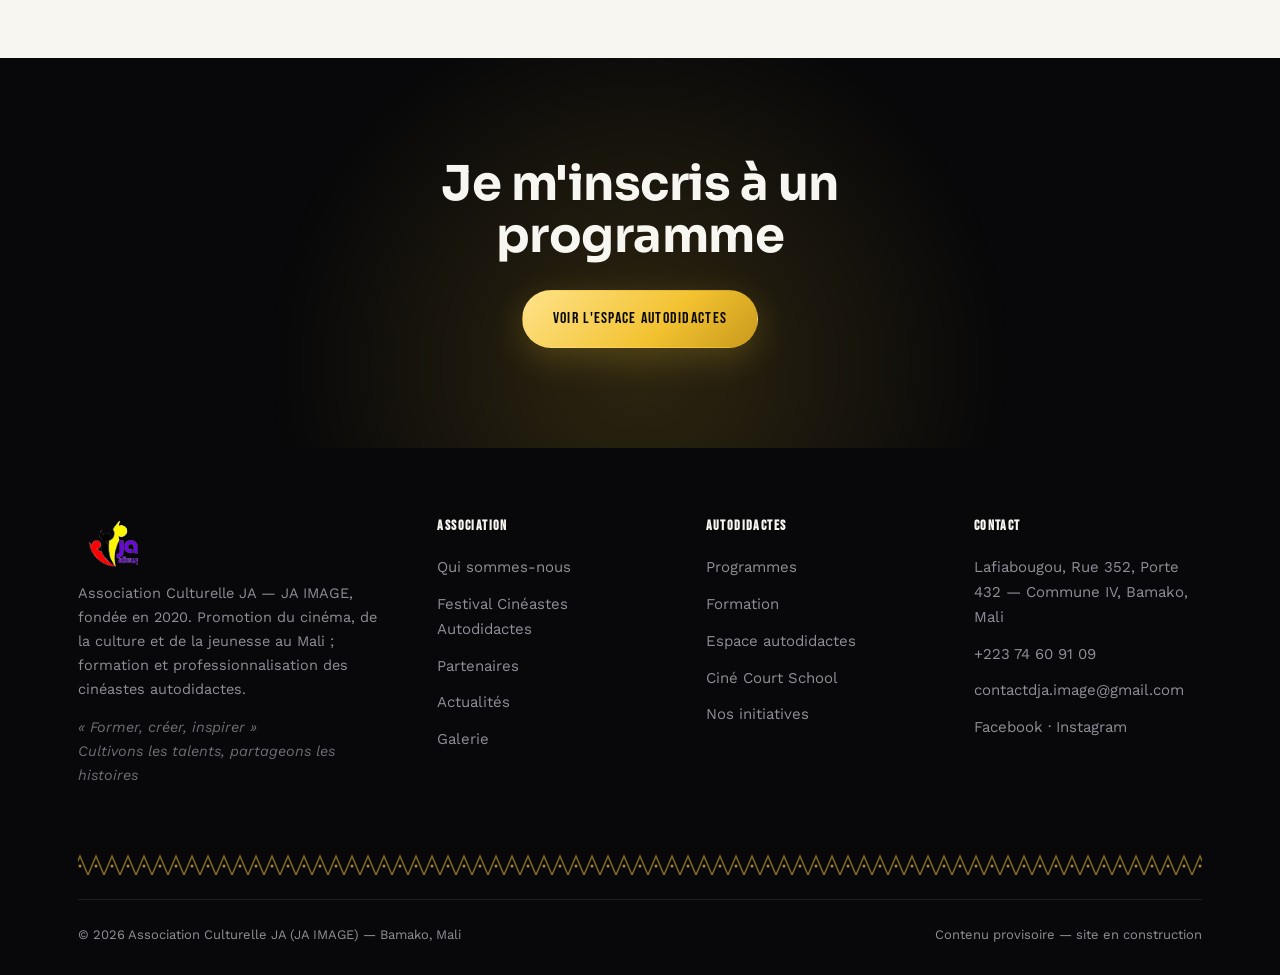
<file: programmes.html>
<!DOCTYPE html>
<html lang="fr">
<head>
<meta charset="UTF-8">
<meta name="viewport" content="width=device-width, initial-scale=1.0">
<title>Programmes — JA IMAGE</title>
<meta name="description" content="Formation, production, résidence d'écriture et fonds de création proposés par JA IMAGE aux cinéastes autodidactes.">
<link rel="icon" href="assets/logo.png">
<link rel="preconnect" href="https://fonts.googleapis.com">
<link rel="preconnect" href="https://fonts.gstatic.com" crossorigin>
<link href="https://fonts.googleapis.com/css2?family=Anton&family=Bebas+Neue&family=Sora:wght@600;700;800&family=Work+Sans:wght@400;500;600&display=swap" rel="stylesheet">
<link rel="stylesheet" href="css/style.css?v=1784120706">
</head>
<body>

<header class="site-header">
  <div class="container">
    <a href="index.html" class="brand">
      <img src="assets/logo.png" alt="JA IMAGE">
      <span>ja <em>image</em></span>
    </a>
    <nav class="nav-list">
        <a href="index.html">Accueil</a>
        <a href="association.html">Association</a>
        <a href="programmes.html" class="active">Programmes</a>
        <a href="festival.html" class="flagship">Festival</a>
        <a href="concours.html" class="flagship">Ciné Court School</a>
        <a href="actualites.html">Actualités</a>
        <a href="contact.html" class="nav-cta">Nous rejoindre</a>
    </nav>
    <button class="nav-toggle" aria-label="Menu">☰</button>
  </div>
</header>

<section class="pagehero">
  <div class="mesh-glow"></div>
  <div class="container">
    <p class="eyebrow">Nos programmes</p>
    <h1>NOS <em>PROGRAMMES</em></h1>
    <p>Quatre façons de participer à la vie de JA IMAGE, du simple spectateur au cinéaste en production.</p>
  </div>
</section>

<section class="reveal">
  <div class="container">
    <div class="section-head">
      <p class="eyebrow">Vue d'ensemble</p>
      <h2>Formation, production, écriture, financement</h2>
    </div>
    <div class="grid grid--4">
      <div class="card"><span class="num">01</span><h3>La formation</h3><p>Un programme complet pour développer les compétences techniques et artistiques : scénario, réalisation, montage, son — pour débutants et niveaux avancés.</p><p style="margin-top:14px;"><a href="formation.html" class="btn btn--outline" style="padding:9px 16px;font-size:13px;">Voir la formation</a></p></div>
      <div class="card"><span class="num">02</span><h3>La production</h3><p>Transformer les idées en réalisations cinématographiques de qualité, de la conception à la postproduction, avec les technologies et les talents locaux.</p><p style="margin-top:14px;"><a href="contact.html" class="btn btn--outline" style="padding:9px 16px;font-size:13px;">En discuter</a></p></div>
      <div class="card"><span class="num">03</span><h3>Résidence d'écriture</h3><p>Un espace calme et propice à la création scénaristique, avec mentorat, ateliers, consultations individuelles et rencontres avec des professionnels.</p><p style="margin-top:14px;"><a href="contact.html" class="btn btn--outline" style="padding:9px 16px;font-size:13px;">Candidater</a></p></div>
      <div class="card"><span class="num">04</span><h3>Fonds de création</h3><p>Un soutien financier à l'écriture, à la production et à la postproduction des cinéastes autodidactes — cinéma, documentaire, court métrage, fiction.</p><p style="margin-top:14px;"><a href="contact.html" class="btn btn--outline" style="padding:9px 16px;font-size:13px;">Déposer un dossier</a></p></div>
    </div>
  </div>
</section>

<section class="section--tinted reveal">
  <div class="container">
    <div class="grid grid--3">
      <div>
        <div class="imgcard"><img src="assets/photos/hilltop_camera.jpg" alt="Ciné-clubs"><div class="imgcard__label"><span class="tag">Diffusion</span><h3>Ciné-clubs &amp; projections</h3></div></div>
        <p style="margin-top:14px;color:var(--gris-fonce);">Des séances régulières, en salle ou en plein air, pour découvrir le cinéma africain et international et en discuter ensemble.</p>
      </div>
      <div>
        <div class="imgcard"><img src="assets/photos/classroom_banner.jpg" alt="Résidences et ateliers"><div class="imgcard__label"><span class="tag">Rencontre</span><h3>Résidences &amp; ateliers</h3></div></div>
        <p style="margin-top:14px;color:var(--gris-fonce);">Des temps courts et intensifs pour écrire, tourner ou monter, encadrés par des cinéastes expérimentés.</p>
      </div>
      <div>
        <div class="imgcard"><img src="assets/photos/classroom_flipchart.jpg" alt="Suivi individualisé"><div class="imgcard__label"><span class="tag">Accompagnement</span><h3>Suivi individualisé des autodidactes</h3></div></div>
        <p style="margin-top:14px;color:var(--gris-fonce);">Un mentorat personnalisé pour les autodidactes qui veulent aller plus loin sur un projet précis.</p>
      </div>
    </div>
  </div>
</section>

<section class="section--dark reveal">
  <div class="container">
    <div class="section-head">
      <p class="eyebrow">Le parcours</p>
      <h2>Comment ça marche</h2>
    </div>
    <div class="steps">
      <div class="step"><span class="n">01</span><div><h3>Découverte</h3><p>Vous nous contactez ou participez à une séance découverte pour comprendre les formats proposés.</p></div></div>
      <div class="step"><span class="n">02</span><div><h3>Inscription</h3><p>Vous rejoignez le programme qui correspond à votre niveau, via l'espace autodidactes.</p></div></div>
      <div class="step"><span class="n">03</span><div><h3>Accompagnement</h3><p>Ateliers, mentorat et prêt de matériel tout au long du parcours.</p></div></div>
      <div class="step"><span class="n">04</span><div><h3>Restitution</h3><p>Vos projets sont présentés lors d'une projection publique ou d'un ciné-club.</p></div></div>
    </div>
  </div>
</section>

<section class="reveal">
  <div class="container" style="text-align:center;">
    <p class="eyebrow" style="justify-content:center;">Et bientôt</p>
    <h2 style="font-size:28px;">Répertoire de tournage, guide des cinéastes, banque d'images</h2>
    <p style="max-width:56ch;margin:0 auto 24px;color:var(--gris-fonce);">Trois outils en préparation pour toute la communauté du cinéma malien.</p>
    <a href="initiatives.html" class="btn btn--outline">Découvrir nos initiatives</a>
  </div>
</section>

<section class="cta-band reveal">
  <div class="mesh-glow"></div>
  <div class="container">
    <h2>Je m'inscris à un programme</h2>
    <a href="ressources.html" class="btn btn--primary" style="margin-top:10px;">Voir l'espace autodidactes</a>
  </div>
</section>

<footer class="site-footer">
  <div class="container">
    <div class="footer-grid">
      <div class="footer-brand">
        <img src="assets/logo.png" alt="JA IMAGE">
        <p>Association Culturelle JA — JA IMAGE, fondée en 2020. Promotion du cinéma, de la culture et de la jeunesse au Mali ; formation et professionnalisation des cinéastes autodidactes.</p>
        <p style="font-style:italic;opacity:.75;margin-top:10px;">« Former, créer, inspirer »<br>Cultivons les talents, partageons les histoires</p>
      </div>
      <div>
        <h4>Association</h4>
        <a href="association.html">Qui sommes-nous</a>
        <a href="festival.html">Festival Cinéastes Autodidactes</a>
        <a href="partenaires.html">Partenaires</a>
        <a href="actualites.html">Actualités</a>
        <a href="galerie.html">Galerie</a>
      </div>
      <div>
        <h4>Autodidactes</h4>
        <a href="programmes.html">Programmes</a>
        <a href="formation.html">Formation</a>
        <a href="ressources.html">Espace autodidactes</a>
        <a href="concours.html">Ciné Court School</a>
        <a href="initiatives.html">Nos initiatives</a>
      </div>
      <div>
        <h4>Contact</h4>
        <a href="contact.html">Lafiabougou, Rue 352, Porte 432 — Commune IV, Bamako, Mali</a>
        <a href="tel:+22374609109">+223 74 60 91 09</a>
        <a href="mailto:contactdja.image@gmail.com">contactdja.image@gmail.com</a>
        <a href="#">Facebook · Instagram</a>
      </div>
    </div>
    <div class="bogolan-band" style="margin-bottom:24px;"></div>
    <div class="footer-bottom">
      <span>© <span class="year"></span> Association Culturelle JA (JA IMAGE) — Bamako, Mali</span>
      <span>Contenu provisoire — site en construction</span>
    </div>
  </div>
</footer>
<script src="js/main.js?v=1784120706"></script>
</body>
</html>
</file>
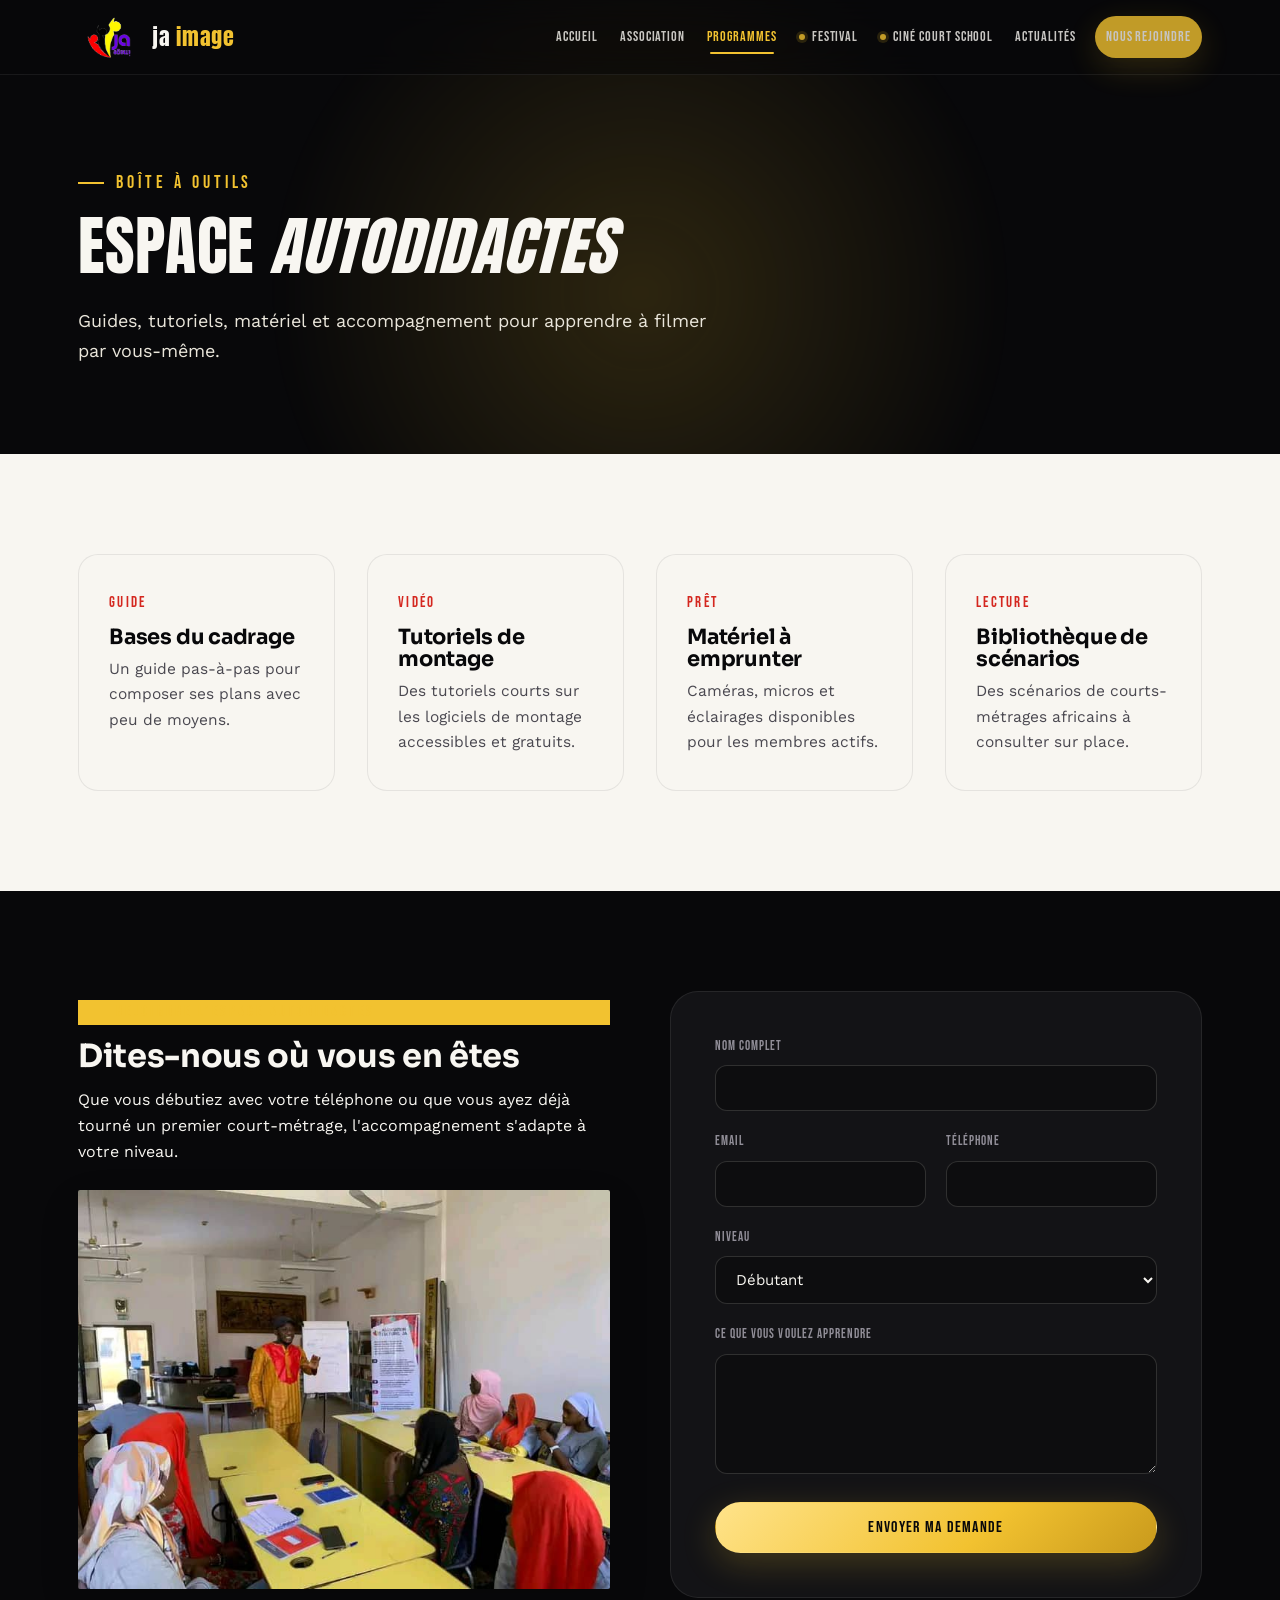
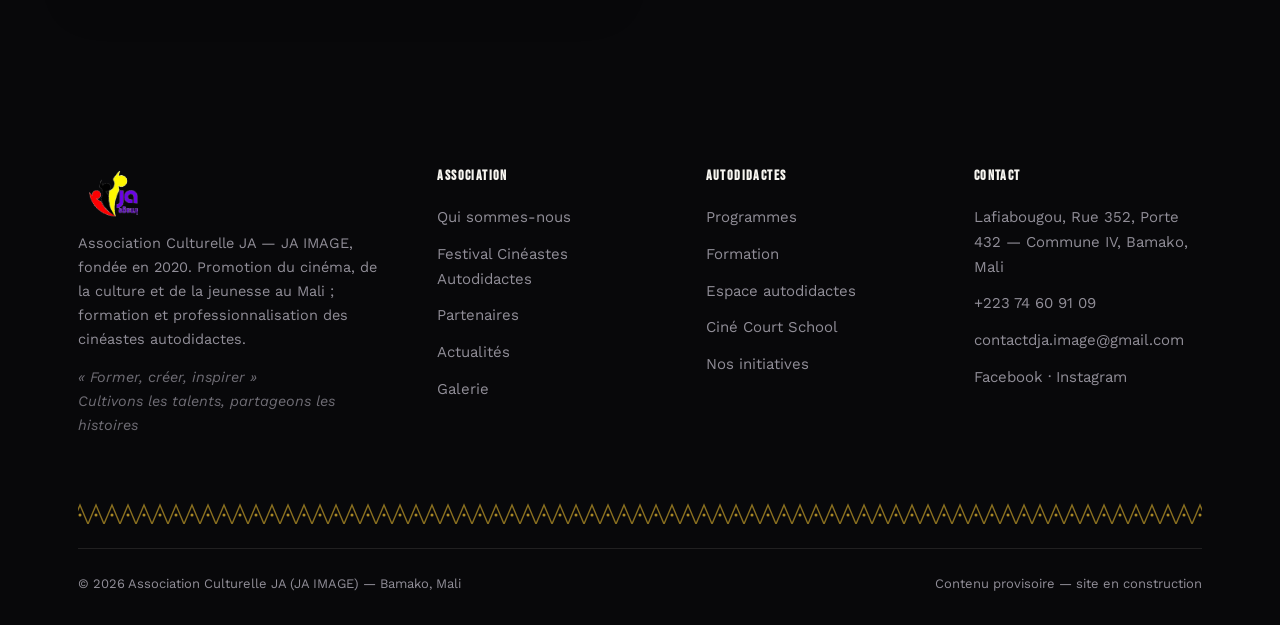
<file: ressources.html>
<!DOCTYPE html>
<html lang="fr">
<head>
<meta charset="UTF-8">
<meta name="viewport" content="width=device-width, initial-scale=1.0">
<title>Espace autodidactes — JA IMAGE</title>
<meta name="description" content="Ressources, matériel et inscription pour les cinéastes autodidactes accompagnés par JA IMAGE.">
<link rel="icon" href="assets/logo.png">
<link rel="preconnect" href="https://fonts.googleapis.com">
<link rel="preconnect" href="https://fonts.gstatic.com" crossorigin>
<link href="https://fonts.googleapis.com/css2?family=Anton&family=Bebas+Neue&family=Sora:wght@600;700;800&family=Work+Sans:wght@400;500;600&display=swap" rel="stylesheet">
<link rel="stylesheet" href="css/style.css?v=1784120706">
</head>
<body>

<header class="site-header">
  <div class="container">
    <a href="index.html" class="brand">
      <img src="assets/logo.png" alt="JA IMAGE">
      <span>ja <em>image</em></span>
    </a>
    <nav class="nav-list">
        <a href="index.html">Accueil</a>
        <a href="association.html">Association</a>
        <a href="programmes.html" class="active">Programmes</a>
        <a href="festival.html" class="flagship">Festival</a>
        <a href="concours.html" class="flagship">Ciné Court School</a>
        <a href="actualites.html">Actualités</a>
        <a href="contact.html" class="nav-cta">Nous rejoindre</a>
    </nav>
    <button class="nav-toggle" aria-label="Menu">☰</button>
  </div>
</header>

<section class="pagehero">
  <div class="mesh-glow"></div>
  <div class="container">
    <p class="eyebrow">Boîte à outils</p>
    <h1>ESPACE <em>AUTODIDACTES</em></h1>
    <p>Guides, tutoriels, matériel et accompagnement pour apprendre à filmer par vous-même.</p>
  </div>
</section>

<section class="reveal">
  <div class="container">
    <div class="grid grid--4">
      <div class="card"><span class="num">GUIDE</span><h3>Bases du cadrage</h3><p>Un guide pas-à-pas pour composer ses plans avec peu de moyens.</p></div>
      <div class="card"><span class="num">VIDÉO</span><h3>Tutoriels de montage</h3><p>Des tutoriels courts sur les logiciels de montage accessibles et gratuits.</p></div>
      <div class="card"><span class="num">PRÊT</span><h3>Matériel à emprunter</h3><p>Caméras, micros et éclairages disponibles pour les membres actifs.</p></div>
      <div class="card"><span class="num">LECTURE</span><h3>Bibliothèque de scénarios</h3><p>Des scénarios de courts-métrages africains à consulter sur place.</p></div>
    </div>
  </div>
</section>

<section class="section--dark reveal">
  <div class="container two-col">
    <div>
      <p class="eyebrow">Rejoindre l'espace autodidactes</p>
      <h2 style="font-size:32px;">Dites-nous où vous en êtes</h2>
      <p>Que vous débutiez avec votre téléphone ou que vous ayez déjà tourné un premier court-métrage, l'accompagnement s'adapte à votre niveau.</p>
      <img src="assets/photos/classroom_banner.jpg" alt="Matériel de tournage" style="border-radius:2px;margin-top:24px;">
    </div>
    <form class="form-panel" action="https://formsubmit.co/contactdja.image@gmail.com" method="POST">
      <input type="hidden" name="_subject" value="Nouvelle inscription — Espace autodidactes JA IMAGE">
      <input type="text" name="_honey" style="display:none">
      <input type="hidden" name="_captcha" value="false">
      <div class="field"><label for="nom">Nom complet</label><input id="nom" name="Nom" type="text" required></div>
      <div class="form-row">
        <div class="field"><label for="email">Email</label><input id="email" name="Email" type="email" required></div>
        <div class="field"><label for="tel">Téléphone</label><input id="tel" name="Téléphone" type="tel"></div>
      </div>
      <div class="field">
        <label for="niveau">Niveau</label>
        <select id="niveau" name="Niveau">
          <option>Débutant</option>
          <option>Intermédiaire</option>
          <option>Avancé</option>
        </select>
      </div>
      <div class="field"><label for="motiv">Ce que vous voulez apprendre</label><textarea id="motiv" name="Message"></textarea></div>
      <button type="submit" class="btn btn--primary" style="width:100%;justify-content:center;">Envoyer ma demande</button>
    </form>
  </div>
</section>

<footer class="site-footer">
  <div class="container">
    <div class="footer-grid">
      <div class="footer-brand">
        <img src="assets/logo.png" alt="JA IMAGE">
        <p>Association Culturelle JA — JA IMAGE, fondée en 2020. Promotion du cinéma, de la culture et de la jeunesse au Mali ; formation et professionnalisation des cinéastes autodidactes.</p>
        <p style="font-style:italic;opacity:.75;margin-top:10px;">« Former, créer, inspirer »<br>Cultivons les talents, partageons les histoires</p>
      </div>
      <div>
        <h4>Association</h4>
        <a href="association.html">Qui sommes-nous</a>
        <a href="festival.html">Festival Cinéastes Autodidactes</a>
        <a href="partenaires.html">Partenaires</a>
        <a href="actualites.html">Actualités</a>
        <a href="galerie.html">Galerie</a>
      </div>
      <div>
        <h4>Autodidactes</h4>
        <a href="programmes.html">Programmes</a>
        <a href="formation.html">Formation</a>
        <a href="ressources.html">Espace autodidactes</a>
        <a href="concours.html">Ciné Court School</a>
        <a href="initiatives.html">Nos initiatives</a>
      </div>
      <div>
        <h4>Contact</h4>
        <a href="contact.html">Lafiabougou, Rue 352, Porte 432 — Commune IV, Bamako, Mali</a>
        <a href="tel:+22374609109">+223 74 60 91 09</a>
        <a href="mailto:contactdja.image@gmail.com">contactdja.image@gmail.com</a>
        <a href="#">Facebook · Instagram</a>
      </div>
    </div>
    <div class="bogolan-band" style="margin-bottom:24px;"></div>
    <div class="footer-bottom">
      <span>© <span class="year"></span> Association Culturelle JA (JA IMAGE) — Bamako, Mali</span>
      <span>Contenu provisoire — site en construction</span>
    </div>
  </div>
</footer>
<script src="js/main.js?v=1784120706"></script>
</body>
</html>
</file>
<file: css/style.css>
/* =========================================================
   JA IMAGE — Design System v3
   Une seule couleur dominante (or projecteur), fond noir
   profond, typographie éditoriale moderne, profondeur 3D
   réservée aux moments qui comptent : intro projecteur,
   bobine interactive.
   ========================================================= */

:root{
  --noir:            #08080a;
  --noir-2:          #131316;
  --noir-3:          #1c1c20;
  --or:              #f2c230;
  --or-clair:        #ffe38a;
  --or-fonce:        #c99a1c;
  --rouge:           #d4271f;
  --violet:          #7c3aed;
  --creme:           #f8f6f1;
  --creme-doux:      #eae6db;
  --gris:            #918e98;
  --gris-fonce:      #4a4850;

  --display: 'Anton', 'Arial Narrow', sans-serif;
  --heading: 'Sora', 'Work Sans', sans-serif;
  --body: 'Work Sans', 'Segoe UI', sans-serif;
  --label: 'Bebas Neue', 'Arial Narrow', sans-serif;

  --container: 1180px;
  --radius: 20px;
  --radius-sm: 12px;
  --radius-lg: 28px;
  --radius-pill: 999px;

  --ease: cubic-bezier(.16,1,.3,1);
  --ease-out: cubic-bezier(.22,1,.36,1);
  --ease-spring: cubic-bezier(.34,1.56,.64,1);

  --shadow-soft: 0 16px 40px rgba(0,0,0,.14);
  --shadow-lift: 0 26px 70px rgba(0,0,0,.4);
  --shadow-glow: 0 10px 34px rgba(242,194,48,.22);
}

*,*::before,*::after{ box-sizing:border-box; }
html{ scroll-behavior:smooth; overflow-x:hidden; }
body{
  margin:0; background:var(--creme); color:var(--noir);
  font-family:var(--body); font-size:16px; line-height:1.65;
  -webkit-font-smoothing:antialiased; overflow-x:hidden;
}
@media (prefers-reduced-motion: reduce){
  *{ animation-duration:0.001ms !important; animation-iteration-count:1 !important; transition-duration:0.001ms !important; scroll-behavior:auto !important; }
}

img{ max-width:100%; display:block; }
a{ color:inherit; text-decoration:none; }
h1,h2,h3,h4{ font-family:var(--heading); font-weight:700; letter-spacing:-.01em; margin:0 0 .4em; line-height:1.08; text-transform:none; }
h1{ font-family:var(--display); text-transform:uppercase; letter-spacing:.01em; font-weight:400; }
p{ margin:0 0 1em; }
ul{ margin:0; padding:0; list-style:none; }
button{ font-family:inherit; cursor:pointer; }

::selection{ background:var(--or); color:var(--noir); }
:focus-visible{ outline:3px solid var(--violet); outline-offset:3px; }

.container{ max-width:var(--container); margin:0 auto; padding:0 28px; position:relative; }

/* ---------- Curseur personnalisé ---------- */
.cursor-dot, .cursor-ring{ position:fixed; top:0; left:0; pointer-events:none; z-index:9998; border-radius:50%; transform:translate(-50%,-50%); opacity:0; transition:opacity .3s ease; }
.cursor-dot{ width:6px; height:6px; background:var(--or); }
.cursor-ring{ width:32px; height:32px; border:1.5px solid rgba(242,194,48,.5); transition:opacity .3s ease, width .25s var(--ease-out), height .25s var(--ease-out); }
.cursor-ring.hover{ width:52px; height:52px; border-color:rgba(242,194,48,.85); background:rgba(242,194,48,.08); }
body.cursor-ready .cursor-dot, body.cursor-ready .cursor-ring{ opacity:1; }
@media (hover:none), (pointer:coarse){ .cursor-dot,.cursor-ring{ display:none; } }

/* ---------- Lueur douce (remplace l'aurora tricolore) ---------- */
.mesh-glow{ position:absolute; inset:0; overflow:hidden; z-index:0; pointer-events:none; }
.mesh-glow::before{
  content:""; position:absolute; width:60vw; height:60vw; max-width:820px; max-height:820px;
  background:radial-gradient(circle, rgba(242,194,48,.16), transparent 68%);
  top:-20%; left:50%; transform:translateX(-50%); filter:blur(10px);
  animation:glowPulse 10s ease-in-out infinite;
}
@keyframes glowPulse{ 0%,100%{ opacity:.7; } 50%{ opacity:1; } }

.eyebrow{ font-family:var(--label); font-size:15px; letter-spacing:.22em; text-transform:uppercase; color:var(--rouge); display:flex; align-items:center; gap:12px; margin-bottom:14px; }
.eyebrow::before{ content:""; width:26px; height:2px; background:var(--rouge); display:inline-block; }
.section--dark .eyebrow, .section--dark .eyebrow::before{ color:var(--or); background:var(--or); }

/* ---------- Boutons ---------- */
.btn{
  display:inline-flex; align-items:center; gap:10px; position:relative;
  font-family:var(--label); font-size:16px; letter-spacing:.08em; text-transform:uppercase;
  padding:15px 30px; border:1.5px solid var(--noir); border-radius:var(--radius-pill);
  transition:transform .35s var(--ease-spring), box-shadow .35s var(--ease), background .3s ease, color .3s ease, border-color .3s ease;
  white-space:nowrap;
}
.btn--primary{ background:linear-gradient(135deg, var(--or-clair), var(--or) 60%, var(--or-fonce)); border-color:transparent; color:var(--noir); box-shadow:var(--shadow-glow); }
.btn--primary:hover{ transform:translateY(-3px) scale(1.03); box-shadow:0 18px 46px rgba(242,194,48,.35); }
.btn--outline{ background:rgba(255,255,255,.03); color:var(--noir); }
.btn--outline:hover{ transform:translateY(-3px) scale(1.03); background:var(--noir); color:var(--creme); box-shadow:var(--shadow-lift); }
.section--dark .btn--outline{ color:var(--creme); border-color:rgba(255,255,255,.3); }
.section--dark .btn--outline:hover{ background:var(--creme); color:var(--noir); }

.marquee{ background:linear-gradient(90deg, var(--or-fonce), var(--or) 50%, var(--or-clair)); color:var(--noir); overflow:hidden; white-space:nowrap; padding:14px 0; position:relative; z-index:2; }
.marquee__track{ display:inline-flex; align-items:center; gap:0; animation:marqueeScroll 26s linear infinite; }
.marquee__track span{ font-family:var(--label); font-size:16px; letter-spacing:.1em; text-transform:uppercase; padding:0 22px; display:inline-flex; align-items:center; gap:22px; }
@keyframes marqueeScroll{ from{ transform:translateX(0); } to{ transform:translateX(-50%); } }
@media (prefers-reduced-motion: reduce){ .marquee__track{ animation:none; } }

.bogolan-band{
  height:22px; background-color:var(--noir);
  background-image:url("data:image/svg+xml,%3Csvg xmlns='http://www.w3.org/2000/svg' width='48' height='22' viewBox='0 0 48 22'%3E%3Cpath d='M0 22 L8 3 L16 22 M16 22 L24 3 L32 22 M32 22 L40 3 L48 22' fill='none' stroke='%23f2c230' stroke-width='1.4' stroke-opacity='0.55'/%3E%3Ccircle cx='8' cy='13' r='1.5' fill='%23f2c230' fill-opacity='0.7'/%3E%3Ccircle cx='24' cy='13' r='1.5' fill='%23f2c230' fill-opacity='0.7'/%3E%3Ccircle cx='40' cy='13' r='1.5' fill='%23f2c230' fill-opacity='0.7'/%3E%3C/svg%3E");
  background-repeat:repeat-x; background-position:center; position:relative; z-index:2;
}

.nav-list a.flagship{ display:flex; align-items:center; gap:7px; }
.nav-list a.flagship::before{ content:""; width:6px; height:6px; border-radius:50%; background:var(--or); box-shadow:0 0 0 3px rgba(242,194,48,.18); animation:pulseDot 2s ease-in-out infinite; }
@keyframes pulseDot{ 0%,100%{ box-shadow:0 0 0 3px rgba(242,194,48,.18);} 50%{ box-shadow:0 0 0 6px rgba(242,194,48,.28);} }

.credit-line{ font-family:var(--label); letter-spacing:.08em; font-size:13px; color:var(--gris); border-left:2px solid var(--or); padding-left:14px; margin-top:18px; }

.ccs-badge{ display:inline-flex; align-items:center; justify-content:center; background:var(--creme); border-radius:var(--radius); padding:18px; box-shadow:var(--shadow-lift); width:168px; height:168px; flex-shrink:0; }
.ccs-badge img{ width:100%; height:100%; object-fit:contain; }

.rule-list{ display:flex; flex-direction:column; gap:0; }
.rule-list li{ display:flex; gap:16px; padding:16px 0; border-top:1px solid rgba(247,244,236,.1); }
.rule-list li:last-child{ border-bottom:1px solid rgba(247,244,236,.1); }
.rule-list b{ font-family:var(--label); color:var(--or); font-size:14px; letter-spacing:.06em; min-width:150px; }
.rule-list span{ color:var(--gris); }
@media (max-width:560px){ .rule-list li{ flex-direction:column; gap:6px; } .rule-list b{ min-width:0; } }

/* ---------- En-tête ---------- */
.site-header{ position:fixed; top:0; left:0; right:0; z-index:500; background:rgba(8,8,10,.55); backdrop-filter:blur(16px) saturate(150%); -webkit-backdrop-filter:blur(16px) saturate(150%); border-bottom:1px solid rgba(255,255,255,.07); transition:all .4s var(--ease); }
.site-header.scrolled{ background:rgba(8,8,10,.86); box-shadow:0 10px 40px rgba(0,0,0,.3); }
.site-header .container{ display:flex; align-items:center; justify-content:space-between; min-height:74px; transition:min-height .35s ease; }
.site-header.scrolled .container{ min-height:60px; }
.brand{ display:flex; align-items:center; gap:12px; }
.brand img{ height:44px; width:auto; transition:height .35s ease; }
.site-header.scrolled .brand img{ height:34px; }
.brand span{ font-family:var(--display); color:var(--creme); font-size:22px; letter-spacing:.03em; }
.brand span em{ font-style:normal; color:var(--or); }

.nav-list{ display:flex; align-items:center; gap:0; flex-wrap:wrap; justify-content:flex-end; }
.nav-list a{ font-family:var(--label); font-size:13.5px; letter-spacing:.07em; text-transform:uppercase; color:var(--creme); opacity:.8; padding:10px 11px; position:relative; transition:opacity .2s ease, color .2s ease; }
.nav-list a:hover, .nav-list a.active{ opacity:1; color:var(--or); }
.nav-list a.active::after{ content:""; position:absolute; left:14px; right:14px; bottom:4px; height:2px; background:var(--or); border-radius:2px; }
.nav-cta{ margin-left:8px; background:var(--or); color:var(--noir); font-family:var(--label); font-size:14px; letter-spacing:.09em; text-transform:uppercase; padding:10px 20px; border-radius:var(--radius-pill); transition:transform .3s var(--ease-spring), box-shadow .3s ease; box-shadow:var(--shadow-glow); }
.nav-cta:hover{ transform:translateY(-2px) scale(1.04); }
.nav-toggle{ display:none; background:none; border:0; color:var(--creme); font-size:26px; padding:6px; }

@media (max-width:1080px){
  .nav-list{
    position:fixed; top:74px; left:0; right:0;
    height:calc(100vh - 74px); height:calc(100dvh - 74px);
    background:rgba(8,8,10,.98); backdrop-filter:blur(20px);
    flex-direction:column; align-items:flex-start; padding:20px 28px;
    gap:2px; z-index:20; transform:translateX(100%); transition:transform .4s var(--ease); overflow-y:auto;
  }
  .nav-list.open{ transform:translateX(0); }
  .nav-list a{ width:100%; padding:16px 6px; border-bottom:1px solid rgba(247,244,236,.08); font-size:15px; }
  .nav-cta{ margin:14px 0 0; display:inline-block; }
  .nav-toggle{ display:block; }
}

/* ---------- Bobine (icône réutilisable : reel_svg) ---------- */
.reel{ display:block; }
.reel--spin{ animation:reelSpin 6s linear infinite; }
@keyframes reelSpin{ to{ transform:rotate(360deg); } }

/* =====================================================================
   INTRO — Projecteur qui éclaire et projette le logo
   ===================================================================== */
.intro{ position:fixed; inset:0; z-index:9999; background:var(--noir); display:flex; align-items:center; justify-content:center; overflow:hidden; }
.intro.hide{ animation:introOut .8s ease forwards; pointer-events:none; }
@keyframes introOut{ to{ opacity:0; visibility:hidden; } }

.intro__grain{ position:absolute; inset:0; background-image:radial-gradient(rgba(255,255,255,.05) 1px, transparent 1px); background-size:3px 3px; opacity:.4; mix-blend-mode:overlay; animation:grainShift .4s steps(3) infinite; }
@keyframes grainShift{ 0%{transform:translate(0,0);} 33%{transform:translate(-1px,1px);} 66%{transform:translate(1px,-1px);} 100%{transform:translate(0,0);} }
.intro__flicker{ position:absolute; inset:0; background:var(--noir); z-index:5; animation:projectorFlicker 1.3s steps(1) forwards; }
@keyframes projectorFlicker{ 0%{ opacity:1; } 10%{ opacity:.2; } 18%{ opacity:1; } 26%{ opacity:.08; } 40%{ opacity:.85; } 55%{ opacity:.15; } 70%{ opacity:1; } 100%{ opacity:0; visibility:hidden; } }

.intro__rig{ position:absolute; left:4%; top:50%; transform:translateY(-50%); z-index:3; opacity:0; animation:rigIn .8s var(--ease-out) .2s forwards; }
@keyframes rigIn{ to{ opacity:1; } }
.intro__rig svg{ width:150px; height:auto; filter:drop-shadow(0 10px 30px rgba(0,0,0,.6)); }
.intro__rig .lens-glow{ animation:lensGlow 1.6s ease-in-out .9s infinite; transform-origin:185px 85px; }
@keyframes lensGlow{ 0%,100%{ opacity:.5; } 50%{ opacity:1; } }
.intro__rig .reel-top{ animation:reelSpin 8s linear infinite; transform-origin:70px 40px; }
.intro__rig .reel-top2{ animation:reelSpin 8s linear infinite reverse; transform-origin:150px 40px; }

.intro__beam{
  position:absolute; left:11%; top:50%; transform:translateY(-50%) scaleX(0); transform-origin:left center;
  width:78%; height:280px;
  clip-path:polygon(0% 38%, 0% 62%, 100% 4%, 100% 96%);
  background:linear-gradient(90deg, rgba(242,194,48,.5), rgba(242,194,48,.12) 55%, transparent 92%);
  filter:blur(2px); animation:beamGrow 1s var(--ease-out) 1.05s forwards; z-index:1;
}
@keyframes beamGrow{ to{ transform:translateY(-50%) scaleX(1); } }
.intro__dust{ position:absolute; inset:0; background-image:radial-gradient(rgba(255,227,138,.5) 1px, transparent 1.4px); background-size:14px 14px; opacity:0; animation:fadeUp .8s ease 1.4s forwards, grainShift 3s steps(6) infinite; mix-blend-mode:screen; z-index:1; }

.intro__content{ position:relative; z-index:2; text-align:center; color:var(--creme); }
.intro__stage{ position:relative; width:min(56vw,360px); aspect-ratio:715/505; margin:0 auto 8px; }
.intro__stage .piece{ position:absolute; inset:0; width:100%; height:100%; object-fit:contain; opacity:0; filter:blur(22px); transform:scale(1.18); }
.piece--black{ animation:projectFocus 1.3s var(--ease-out) 1.5s forwards; }
.piece--red{ animation:projectFocus 1.3s var(--ease-out) 1.65s forwards; }
.piece--yellow{ animation:projectFocus 1.3s var(--ease-out) 1.65s forwards; }
.piece--purple{ animation:projectFocus 1.3s var(--ease-out) 1.85s forwards; }
@keyframes projectFocus{ to{ opacity:1; filter:blur(0); transform:scale(1); } }
.intro__stage.punch{ animation:stagePunch .5s ease forwards; }
@keyframes stagePunch{ to{ transform:scale(1.05); filter:drop-shadow(0 0 30px rgba(242,194,48,.4)); } }

.intro__flash{ position:absolute; inset:-20%; border-radius:50%; pointer-events:none; background:radial-gradient(circle, rgba(242,194,48,.95) 0%, rgba(242,194,48,0) 68%); opacity:0; animation:flashPulse .7s ease 4.6s forwards; }
@keyframes flashPulse{ 0%{opacity:0; transform:scale(.5);} 45%{opacity:.85; transform:scale(1.3);} 100%{opacity:0; transform:scale(2.2);} }

.intro__tagline{ font-family:var(--label); letter-spacing:.26em; text-transform:uppercase; font-size:13px; color:var(--gris); margin-top:8px; opacity:0; animation:fadeUp .7s ease 2.6s forwards; }
.intro__bar{ width:180px; height:2px; background:rgba(247,244,236,.15); margin:22px auto 0; position:relative; overflow:hidden; opacity:0; animation:fadeUp .6s ease 2.8s forwards; }
.intro__bar::after{ content:""; position:absolute; left:0; top:0; bottom:0; width:0%; background:var(--or); animation:barFill 1.4s ease 2.95s forwards; }
@keyframes barFill{ to{ width:100%; } }
@keyframes fadeUp{ from{ opacity:0; transform:translateY(14px);} to{ opacity:1; transform:translateY(0);} }
.intro__skip{ position:absolute; bottom:28px; right:28px; z-index:4; font-family:var(--label); letter-spacing:.12em; text-transform:uppercase; font-size:13px; color:var(--gris); background:rgba(255,255,255,.04); border:1px solid rgba(247,244,236,.25); padding:9px 18px; border-radius:var(--radius-pill); opacity:0; animation:fadeUp .7s ease 1s forwards; transition:color .2s ease, border-color .2s ease; }
.intro__skip:hover{ color:var(--creme); border-color:var(--creme); }
@media (max-width:700px){
  .intro__rig{ left:2%; }
  .intro__rig svg{ width:90px; }
  .intro__beam{ left:9%; height:180px; }
}
@media (max-width:520px){ .intro__rig{ display:none; } .intro__beam{ left:0; } }

/* =====================================================================
   BOBINE 3D INTERACTIVE
   ===================================================================== */
.wheel-section{ background:var(--noir); color:var(--creme); overflow:hidden; position:relative; }
.wheel-section .section-head{ max-width:640px; margin-left:auto; margin-right:auto; text-align:center; }
.wheel-section .eyebrow{ justify-content:center; }
.wheel3d{ display:flex; justify-content:center; padding:36px 0 12px; position:relative; z-index:2; }
.wheel3d__stage{ perspective:1900px; width:100%; max-width:920px; height:340px; display:flex; align-items:center; justify-content:center; }
.wheel3d__ring{ position:relative; width:180px; height:250px; transform-style:preserve-3d; cursor:grab; touch-action:pan-y; }
.wheel3d__ring.dragging{ cursor:grabbing; }
.wheel3d__item{
  position:absolute; inset:0; transform:rotateY(var(--angle)) translateZ(290px);
  border-radius:16px; overflow:hidden; backface-visibility:hidden;
  box-shadow:0 20px 50px rgba(0,0,0,.55), 0 0 0 1px rgba(255,255,255,.07);
  user-select:none;
}
.wheel3d__item img{ width:100%; height:100%; object-fit:cover; pointer-events:none; user-select:none; -webkit-user-drag:none; }
.wheel3d__hint{ text-align:center; font-family:var(--label); letter-spacing:.14em; text-transform:uppercase; font-size:12.5px; color:var(--gris); margin-top:6px; position:relative; z-index:2; }
.wheel3d__hint svg{ width:14px; height:14px; vertical-align:-2px; }
@media (max-width:700px){ .wheel3d__stage{ height:260px; } .wheel3d__ring{ width:140px; height:195px; } .wheel3d__item{ transform:rotateY(var(--angle)) translateZ(220px); } }

/* ---------- Hero ---------- */
.hero{ position:relative; min-height:94vh; display:flex; align-items:flex-end; background:var(--noir); color:var(--creme); padding:150px 0 0; overflow:hidden; }
.hero__bg{ position:absolute; inset:0; animation:kenBurns 22s ease-in-out infinite alternate; }
@keyframes kenBurns{ from{ transform:scale(1); } to{ transform:scale(1.08); } }
.hero__inner{ position:relative; z-index:2; padding-bottom:80px; }
.hero h1{ font-size:clamp(42px,7vw,100px); max-width:16ch; margin-bottom:.15em; }
.hero h1 .word{ display:inline-block; opacity:0; transform:translateY(50px); filter:blur(6px); animation:kineticIn .9s var(--ease-out) forwards; }
@keyframes kineticIn{ to{ opacity:1; transform:translateY(0); filter:blur(0); } }
.hero h1 em{ font-style:normal; color:var(--or); }
.hero p.lead{ font-size:19px; max-width:56ch; color:var(--creme-doux); font-weight:400; opacity:0; animation:fadeUp .8s var(--ease-out) .5s forwards; }
.hero .btn-row{ display:flex; gap:16px; margin-top:30px; flex-wrap:wrap; opacity:0; animation:fadeUp .8s var(--ease-out) .7s forwards; }
.hero .btn--outline{ color:var(--creme); border-color:rgba(255,255,255,.35); }
.hero .btn--outline:hover{ background:var(--creme); color:var(--noir); }
.hero .eyebrow{ opacity:0; animation:fadeUp .7s var(--ease-out) .25s forwards; }
@media (max-width:700px){
  .hero{ padding-top:120px; min-height:auto; }
  .hero__inner{ padding-bottom:56px; }
  section{ padding:64px 0; }
  .pagehero{ padding:132px 0 46px; }
}

.pagehero{ background:var(--noir); color:var(--creme); padding:168px 0 70px; position:relative; overflow:hidden; }
.pagehero h1{ font-size:clamp(36px,5.6vw,64px); max-width:18ch; }
.pagehero p{ max-width:60ch; color:var(--creme-doux); font-size:18px; }
.pagehero .eyebrow{ color:var(--or); }
.pagehero .eyebrow::before{ background:var(--or); }
.pagehero .container{ z-index:2; }

section{ padding:100px 0; position:relative; }
.section--dark{ background:var(--noir); color:var(--creme); }
.section--tinted{ background:var(--creme-doux); }
.section-head{ max-width:640px; margin-bottom:56px; }
.section-head h2{ font-size:clamp(28px,3.8vw,46px); text-transform:none; }
.section-head p{ color:var(--gris-fonce); font-size:18px; }
.section--dark .section-head p{ color:var(--gris); }

.grid{ display:grid; gap:32px; position:relative; z-index:2; }
.grid--2{ grid-template-columns:repeat(2,1fr); }
.grid--3{ grid-template-columns:repeat(3,1fr); }
.grid--4{ grid-template-columns:repeat(4,1fr); }
@media (max-width:1024px) and (min-width:701px){ .grid--3, .grid--4{ grid-template-columns:repeat(2,1fr); } }
@media (max-width:700px){ .grid--2,.grid--3,.grid--4{ grid-template-columns:1fr; gap:22px; } }

.card{ background:var(--creme); border:1px solid rgba(12,12,16,.08); padding:34px 30px; border-radius:var(--radius); transition:transform .35s var(--ease-spring), box-shadow .4s var(--ease), border-color .4s ease, background .4s ease; }
.card:hover{ transform:translateY(-6px); box-shadow:var(--shadow-lift); border-color:transparent; }
.card .num{ font-family:var(--label); font-size:15px; letter-spacing:.15em; color:var(--rouge); }
.card h3{ font-family:var(--heading); font-size:21px; margin-top:10px; font-weight:700; }
.card p{ color:var(--gris-fonce); margin-bottom:0; font-size:15.5px; }
.section--dark .card{ background:var(--noir-2); border-color:rgba(255,255,255,.07); }
.section--dark .card:hover{ background:var(--noir-3); }
.section--dark .card p{ color:var(--gris); }
.section--dark .card .num{ color:var(--or); }

.imgcard{ position:relative; overflow:hidden; border-radius:var(--radius); aspect-ratio:4/5; transition:transform .35s var(--ease-spring), box-shadow .4s var(--ease); }
.imgcard:hover{ transform:translateY(-6px); box-shadow:var(--shadow-lift); }
.imgcard img{ width:100%; height:100%; object-fit:cover; transition:transform .6s var(--ease); }
.imgcard:hover img{ transform:scale(1.08); }
.imgcard__label{ position:absolute; left:0; right:0; bottom:0; padding:22px; background:linear-gradient(0deg, rgba(8,8,10,.92), transparent); color:var(--creme); }
.imgcard__label .tag{ font-family:var(--label); letter-spacing:.12em; font-size:12px; color:var(--or); text-transform:uppercase; }
.imgcard__label h3{ font-family:var(--heading); font-size:19px; margin:4px 0 0; }

.stats{ display:grid; grid-template-columns:repeat(4,1fr); gap:28px; text-align:center; position:relative; z-index:2; }
@media (max-width:760px){ .stats{ grid-template-columns:repeat(2,1fr); } }
.stat b{ display:block; font-family:var(--display); font-size:clamp(32px,4.5vw,54px); color:var(--or); }
.stat span{ font-family:var(--label); letter-spacing:.1em; font-size:13px; text-transform:uppercase; color:var(--gris); }

.manifesto{ font-family:var(--heading); text-transform:none; font-weight:700; font-size:clamp(23px,3.2vw,40px); line-height:1.32; max-width:22ch; }
.manifesto .accent{ color:var(--rouge); }
.section--dark .manifesto .accent{ color:var(--or); }

.member{ text-align:left; }
.member .photo{ aspect-ratio:1/1; border-radius:var(--radius); overflow:hidden; margin-bottom:16px; box-shadow:var(--shadow-soft); }
.member .photo img{ width:100%; height:100%; object-fit:cover; filter:grayscale(.1); transition:transform .5s var(--ease), filter .5s ease; }
.member:hover .photo img{ transform:scale(1.06); filter:grayscale(0); }
.member h3{ font-family:var(--heading); font-size:18px; margin-bottom:2px; }
.member .role{ font-family:var(--label); letter-spacing:.09em; font-size:13px; color:var(--rouge); text-transform:uppercase; }

.steps{ display:flex; flex-direction:column; position:relative; z-index:2; }
.step{ display:grid; grid-template-columns:90px 1fr; gap:24px; padding:30px 0; border-top:1px solid rgba(12,12,16,.1); transition:padding-left .35s var(--ease); }
.step:hover{ padding-left:10px; }
.section--dark .step{ border-color:rgba(247,244,236,.1); }
.step:last-child{ border-bottom:1px solid rgba(12,12,16,.1); }
.section--dark .step:last-child{ border-color:rgba(247,244,236,.1); }
.step .n{ font-family:var(--display); font-size:34px; color:var(--gris); transition:color .3s ease; }
.step:hover .n{ color:var(--or); }
.step h3{ font-family:var(--heading); font-size:20px; margin-bottom:8px; }
.step p{ color:var(--gris-fonce); margin:0; }
.section--dark .step p{ color:var(--gris); }
@media (max-width:600px){ .step{ grid-template-columns:1fr; gap:6px; } }

.form-panel{ background:var(--noir-2); border:1px solid rgba(255,255,255,.08); padding:44px; border-radius:var(--radius-lg); position:relative; z-index:2; }
.field{ margin-bottom:20px; }
.field label{ display:block; font-family:var(--label); letter-spacing:.08em; font-size:13px; text-transform:uppercase; margin-bottom:8px; color:var(--gris); }
.field input, .field select, .field textarea{ width:100%; padding:13px 16px; background:rgba(0,0,0,.3); border:1px solid rgba(247,244,236,.15); color:var(--creme); border-radius:var(--radius-sm); font-family:var(--body); font-size:15px; transition:border-color .25s ease, box-shadow .25s ease; }
.field textarea{ min-height:120px; resize:vertical; }
.field input:focus, .field select:focus, .field textarea:focus{ border-color:var(--or); outline:none; box-shadow:0 0 0 3px rgba(242,194,48,.15); }
.form-row{ display:grid; grid-template-columns:1fr 1fr; gap:20px; }
@media (max-width:600px){ .form-row{ grid-template-columns:1fr; } }

.article{ border-top:1px solid rgba(12,12,16,.1); padding:34px 0; display:grid; grid-template-columns:220px 1fr; gap:30px; position:relative; z-index:2; }
.article img{ border-radius:var(--radius); aspect-ratio:4/3; object-fit:cover; box-shadow:var(--shadow-soft); }
.article .date{ font-family:var(--label); font-size:13px; letter-spacing:.1em; color:var(--rouge); text-transform:uppercase; }
.article h3{ font-family:var(--heading); font-size:23px; margin:8px 0 10px; }
.article p{ color:var(--gris-fonce); }
@media (max-width:700px){ .article{ grid-template-columns:1fr; } }

.partners-grid{ display:grid; grid-template-columns:repeat(4,1fr); gap:24px; position:relative; z-index:2; }
@media (max-width:1024px) and (min-width:761px){ .partners-grid{ grid-template-columns:repeat(3,1fr); } }
@media (max-width:760px){ .partners-grid{ grid-template-columns:repeat(2,1fr); } }
.partner-card{ display:flex; align-items:center; justify-content:center; text-align:center; height:140px; border:1px solid rgba(12,12,16,.1); border-radius:var(--radius); font-family:var(--label); letter-spacing:.06em; color:var(--gris-fonce); padding:20px; transition:transform .3s var(--ease-spring), box-shadow .35s ease, border-color .35s ease; }
.partner-card:hover{ transform:translateY(-4px); border-color:transparent; box-shadow:var(--shadow-soft); }

.cta-band{ position:relative; overflow:hidden; background:var(--noir); color:var(--creme); text-align:center; padding:100px 0; }
.cta-band h2{ font-family:var(--heading); font-size:clamp(28px,4vw,48px); max-width:16ch; margin:0 auto 18px; position:relative; z-index:2; }
.cta-band p, .cta-band a{ position:relative; z-index:2; }
.cta-band .btn--primary{ border-color:transparent; }

.site-footer{ background:var(--noir); color:var(--gris); padding:70px 0 30px; position:relative; overflow:hidden; }
.footer-grid{ display:grid; grid-template-columns:1.4fr 1fr 1fr 1fr; gap:40px; margin-bottom:50px; position:relative; z-index:2; }
@media (max-width:820px){ .footer-grid{ grid-template-columns:1fr 1fr; } }
.footer-grid h4{ font-family:var(--label); text-transform:uppercase; letter-spacing:.1em; font-size:14px; color:var(--creme); margin-bottom:16px; }
.footer-grid a{ display:block; padding:6px 0; color:var(--gris); transition:color .2s ease, transform .2s ease; font-size:15px; }
.footer-grid a:hover{ color:var(--or); transform:translateX(3px); }
.footer-brand img{ height:50px; margin-bottom:14px; }
.footer-brand p{ font-size:14.5px; max-width:34ch; }
.footer-bottom{ border-top:1px solid rgba(247,244,236,.1); padding-top:24px; display:flex; justify-content:space-between; flex-wrap:wrap; gap:12px; font-size:13px; position:relative; z-index:2; }

.reveal{ opacity:0; transform:translateY(32px) scale(.98); filter:blur(6px); transition:opacity .8s var(--ease), transform .8s var(--ease), filter .8s var(--ease); }
.reveal.in{ opacity:1; transform:translateY(0) scale(1); filter:blur(0); }

.tag-row{ display:flex; gap:10px; flex-wrap:wrap; margin-bottom:20px; position:relative; z-index:2; }
.tag{ font-family:var(--label); font-size:12.5px; letter-spacing:.08em; text-transform:uppercase; border:1px solid rgba(12,12,16,.2); padding:6px 12px; border-radius:var(--radius-pill); color:var(--gris-fonce); }
.section--dark .tag{ border-color:rgba(247,244,236,.2); color:var(--gris); }

.two-col{ display:grid; grid-template-columns:1fr 1fr; gap:60px; align-items:center; position:relative; z-index:2; }
@media (max-width:900px){ .two-col{ grid-template-columns:1fr; gap:36px; } }
.two-col img{ border-radius:var(--radius); box-shadow:var(--shadow-soft); }
</file>
